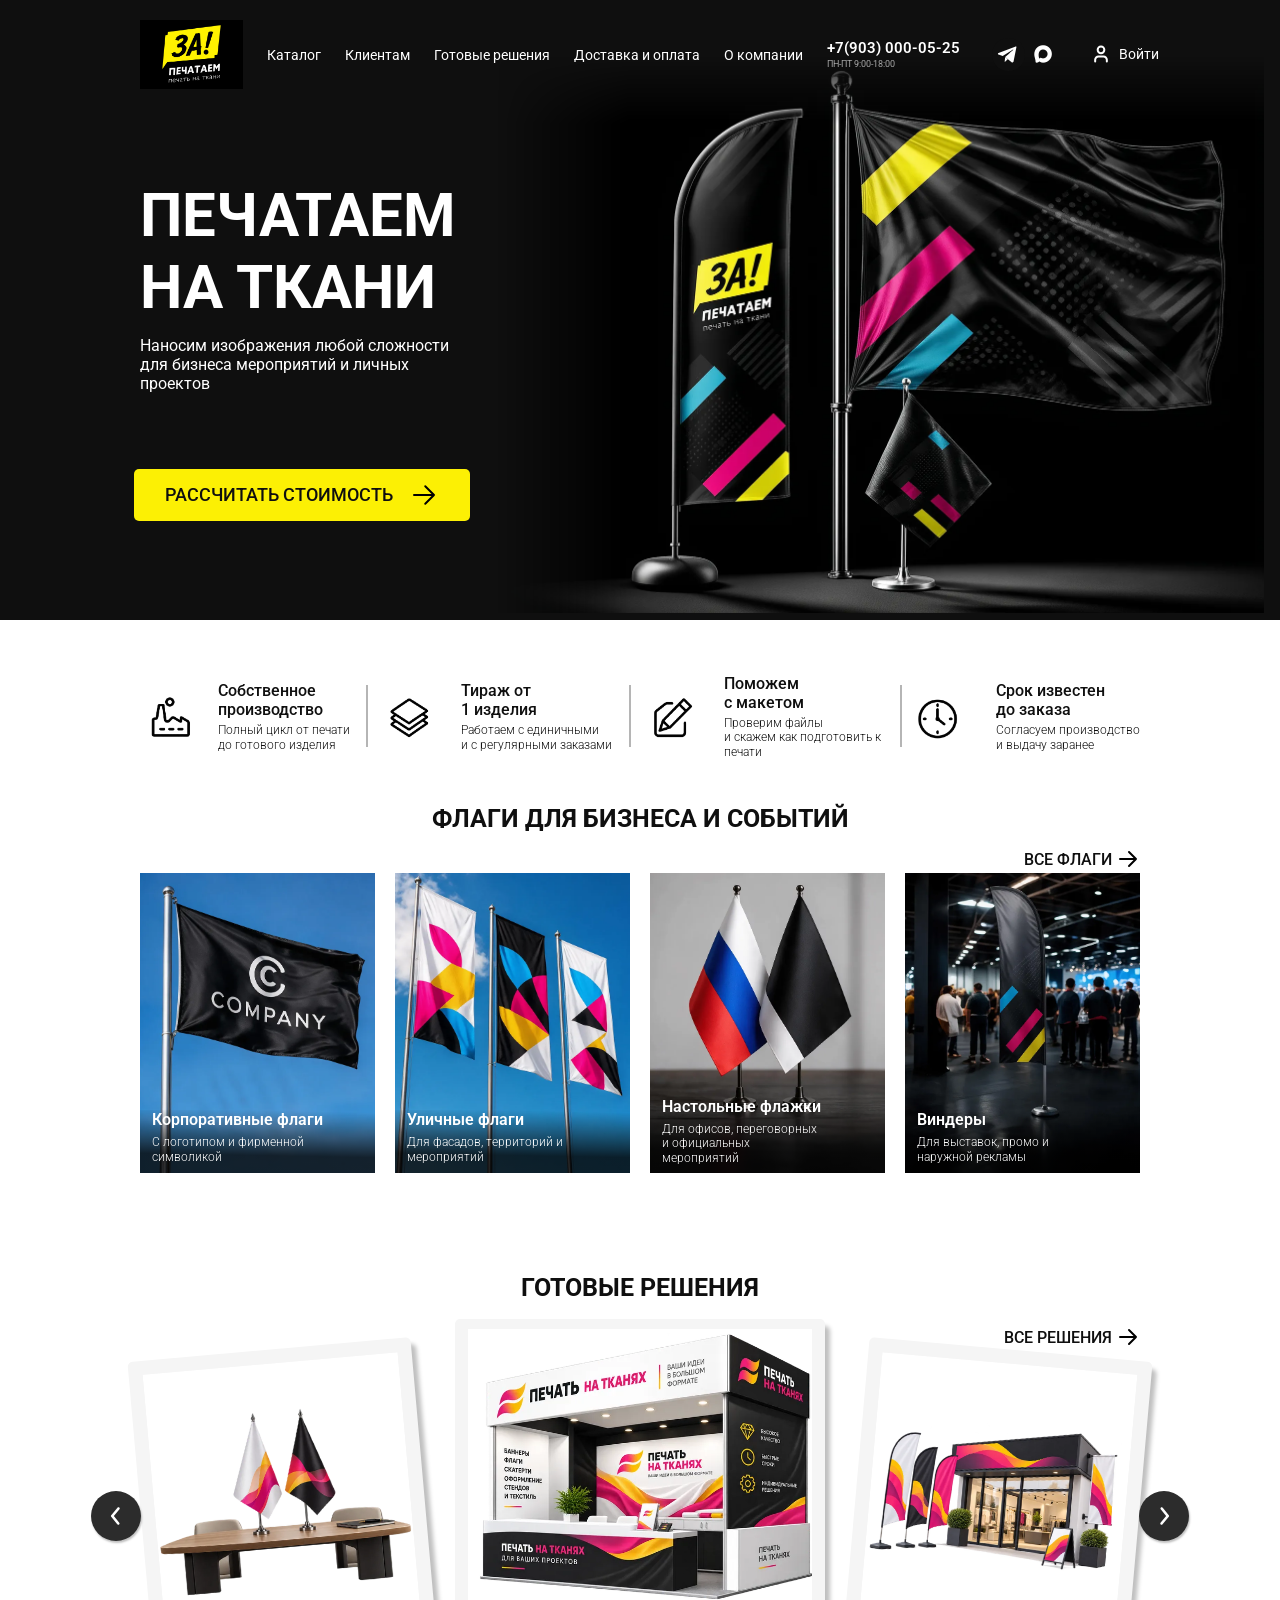
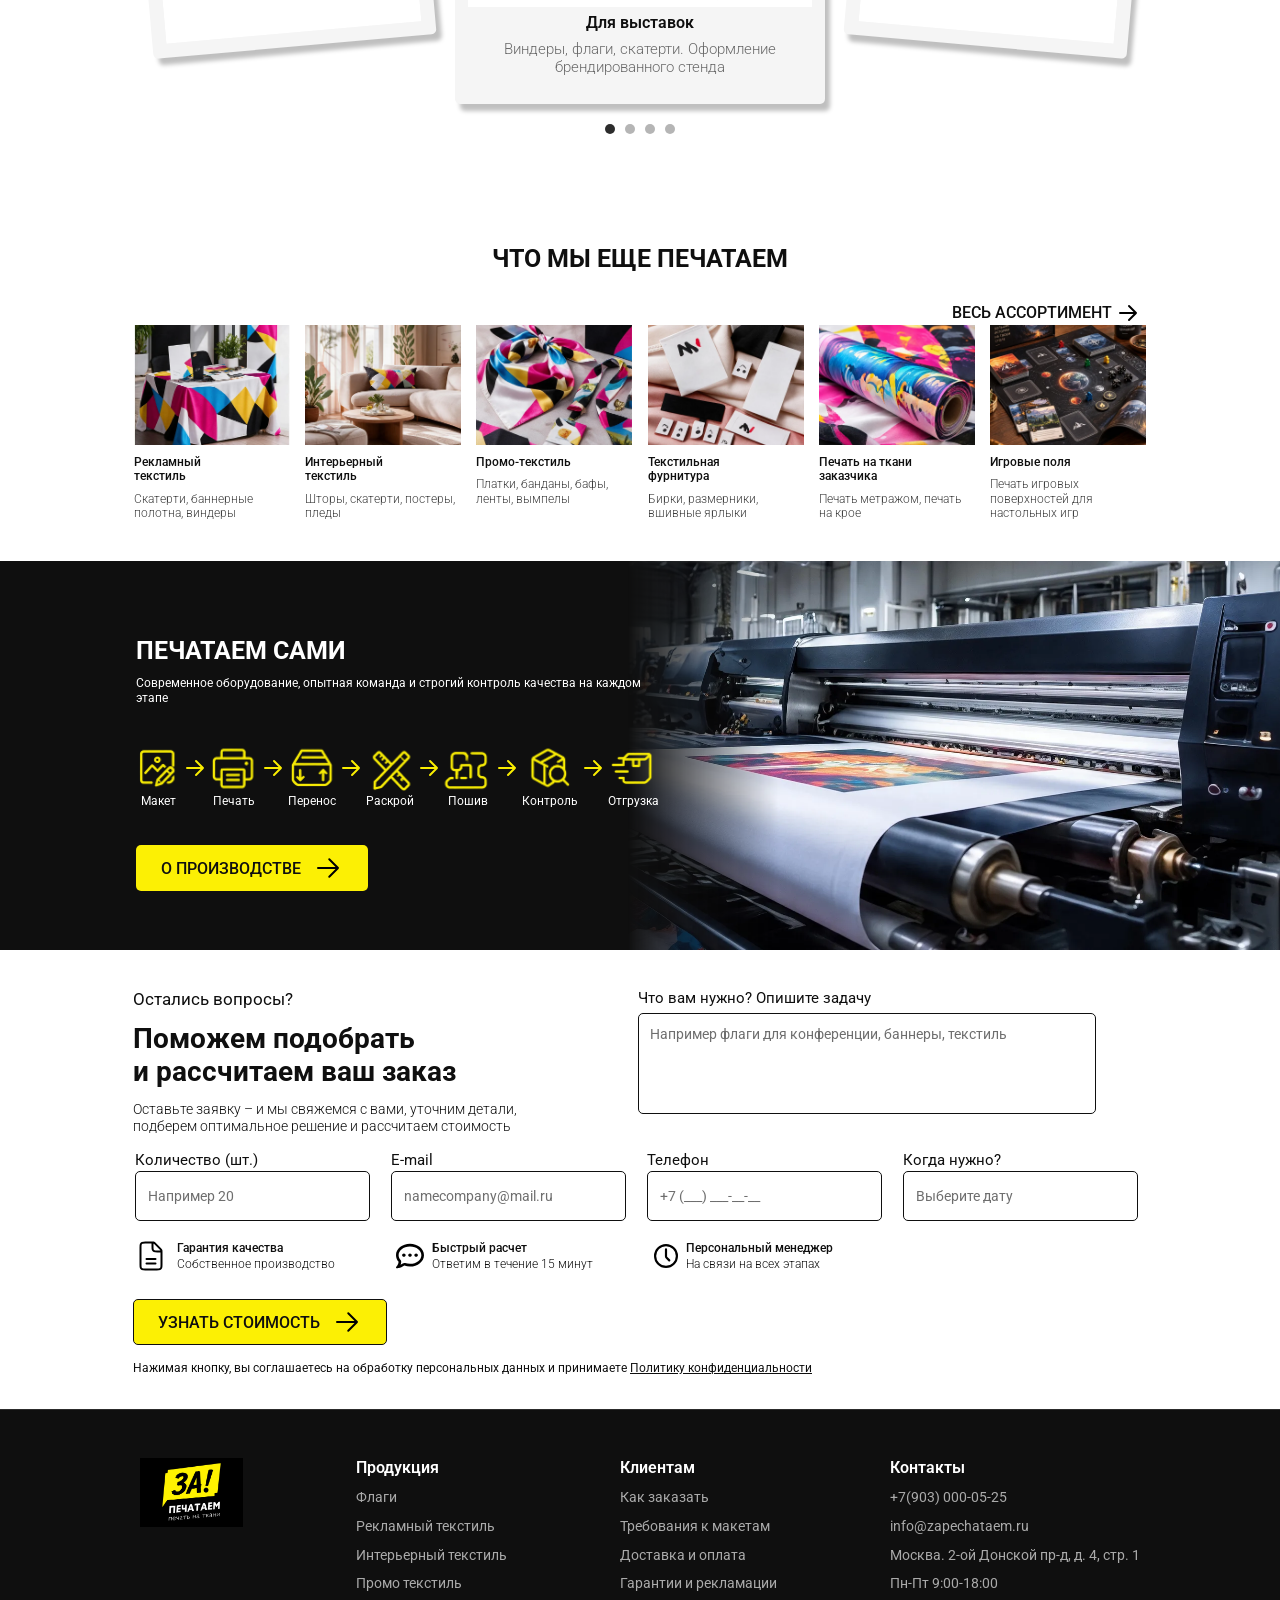
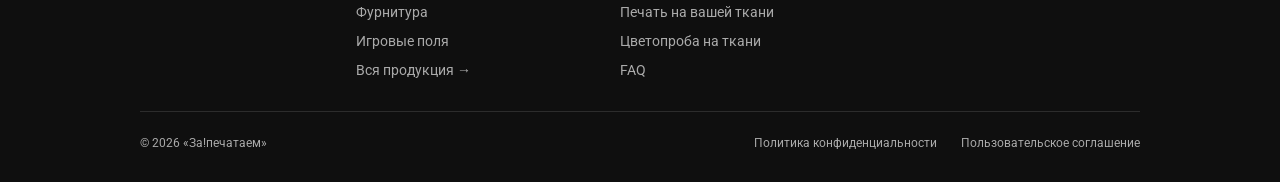
<file: index.html>
<!doctype html>
<html lang="ru">
  <head>
    <meta charset="UTF-8" />
    <meta name="viewport" content="width=device-width, initial-scale=1.0" />
    <title>Печать на ткани — За!печатаем</title>
    <link rel="preconnect" href="https://fonts.googleapis.com" />
    <link rel="preconnect" href="https://fonts.gstatic.com" crossorigin />
    <link rel="stylesheet" href="https://fonts.googleapis.com/css2?family=Roboto:wght@300;400;500;600;700&display=swap" />
    <script type="module" crossorigin src="./assets/home-ByOcld-H.js"></script>
    <link rel="modulepreload" crossorigin href="./assets/mountAuthHost-DPqMyF65.js">
    <link rel="modulepreload" crossorigin href="./assets/SectionHeader--aYwPbVY.js">
    <link rel="modulepreload" crossorigin href="./assets/Textarea-Bwt_zNLJ.js">
    <link rel="modulepreload" crossorigin href="./assets/LeadModal-B2VfSACT.js">
    <link rel="modulepreload" crossorigin href="./assets/CardStacked-b_6KmOYz.js">
    <link rel="stylesheet" crossorigin href="./assets/mountAuthHost-IBIZhmJJ.css">
    <link rel="stylesheet" crossorigin href="./assets/SectionHeader-By592K_c.css">
    <link rel="stylesheet" crossorigin href="./assets/LeadModal-CeNCp31w.css">
    <link rel="stylesheet" crossorigin href="./assets/CardStacked-DEg0NZP9.css">
    <link rel="stylesheet" crossorigin href="./assets/Textarea-CORFkOyU.css">
    <link rel="stylesheet" crossorigin href="./assets/home-DqT4jBxD.css">
  </head>
  <body class="site">
    <div id="app"></div>
  </body>
</html>
</file>
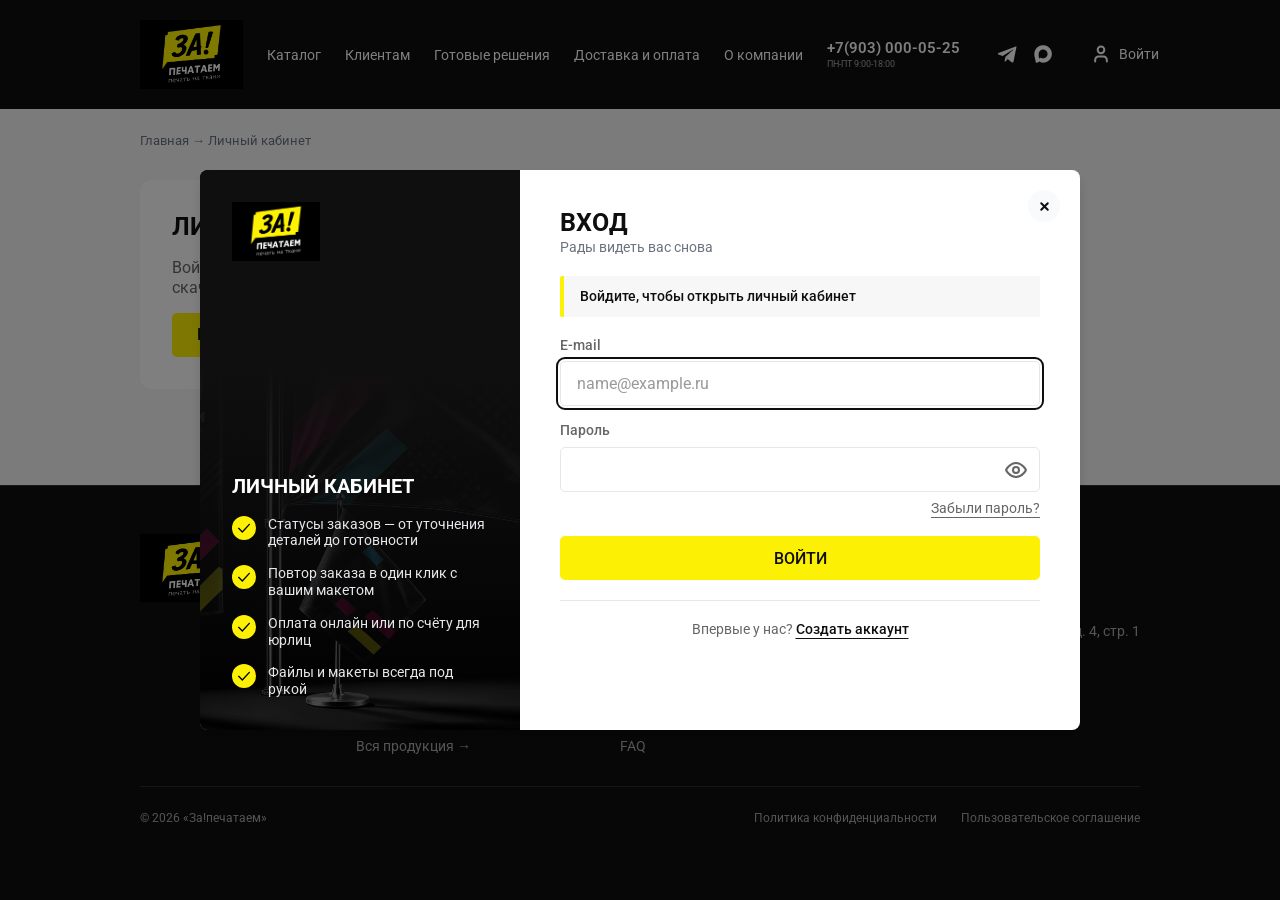
<file: account.html>
<!doctype html>
<html lang="ru">
  <head>
    <meta charset="UTF-8" />
    <meta name="viewport" content="width=device-width, initial-scale=1.0" />
    <title>Личный кабинет — За!печатаем</title>
    <link rel="preconnect" href="https://fonts.googleapis.com" />
    <link rel="preconnect" href="https://fonts.gstatic.com" crossorigin />
    <link rel="stylesheet" href="https://fonts.googleapis.com/css2?family=Roboto:wght@300;400;500;600;700&display=swap" />
    <script type="module" crossorigin src="./assets/account-BJLVR40J.js"></script>
    <link rel="modulepreload" crossorigin href="./assets/mountAuthHost-DPqMyF65.js">
    <link rel="modulepreload" crossorigin href="./assets/Breadcrumbs-UjhTdYEn.js">
    <link rel="modulepreload" crossorigin href="./assets/flag-B67QbgMr.js">
    <link rel="stylesheet" crossorigin href="./assets/mountAuthHost-IBIZhmJJ.css">
    <link rel="stylesheet" crossorigin href="./assets/Breadcrumbs-BrpTN_nR.css">
    <link rel="stylesheet" crossorigin href="./assets/flag-C7fDDxiF.css">
    <link rel="stylesheet" crossorigin href="./assets/account-CQICRK32.css">
  </head>
  <body class="site">
    <div id="app"></div>
  </body>
</html>
</file>
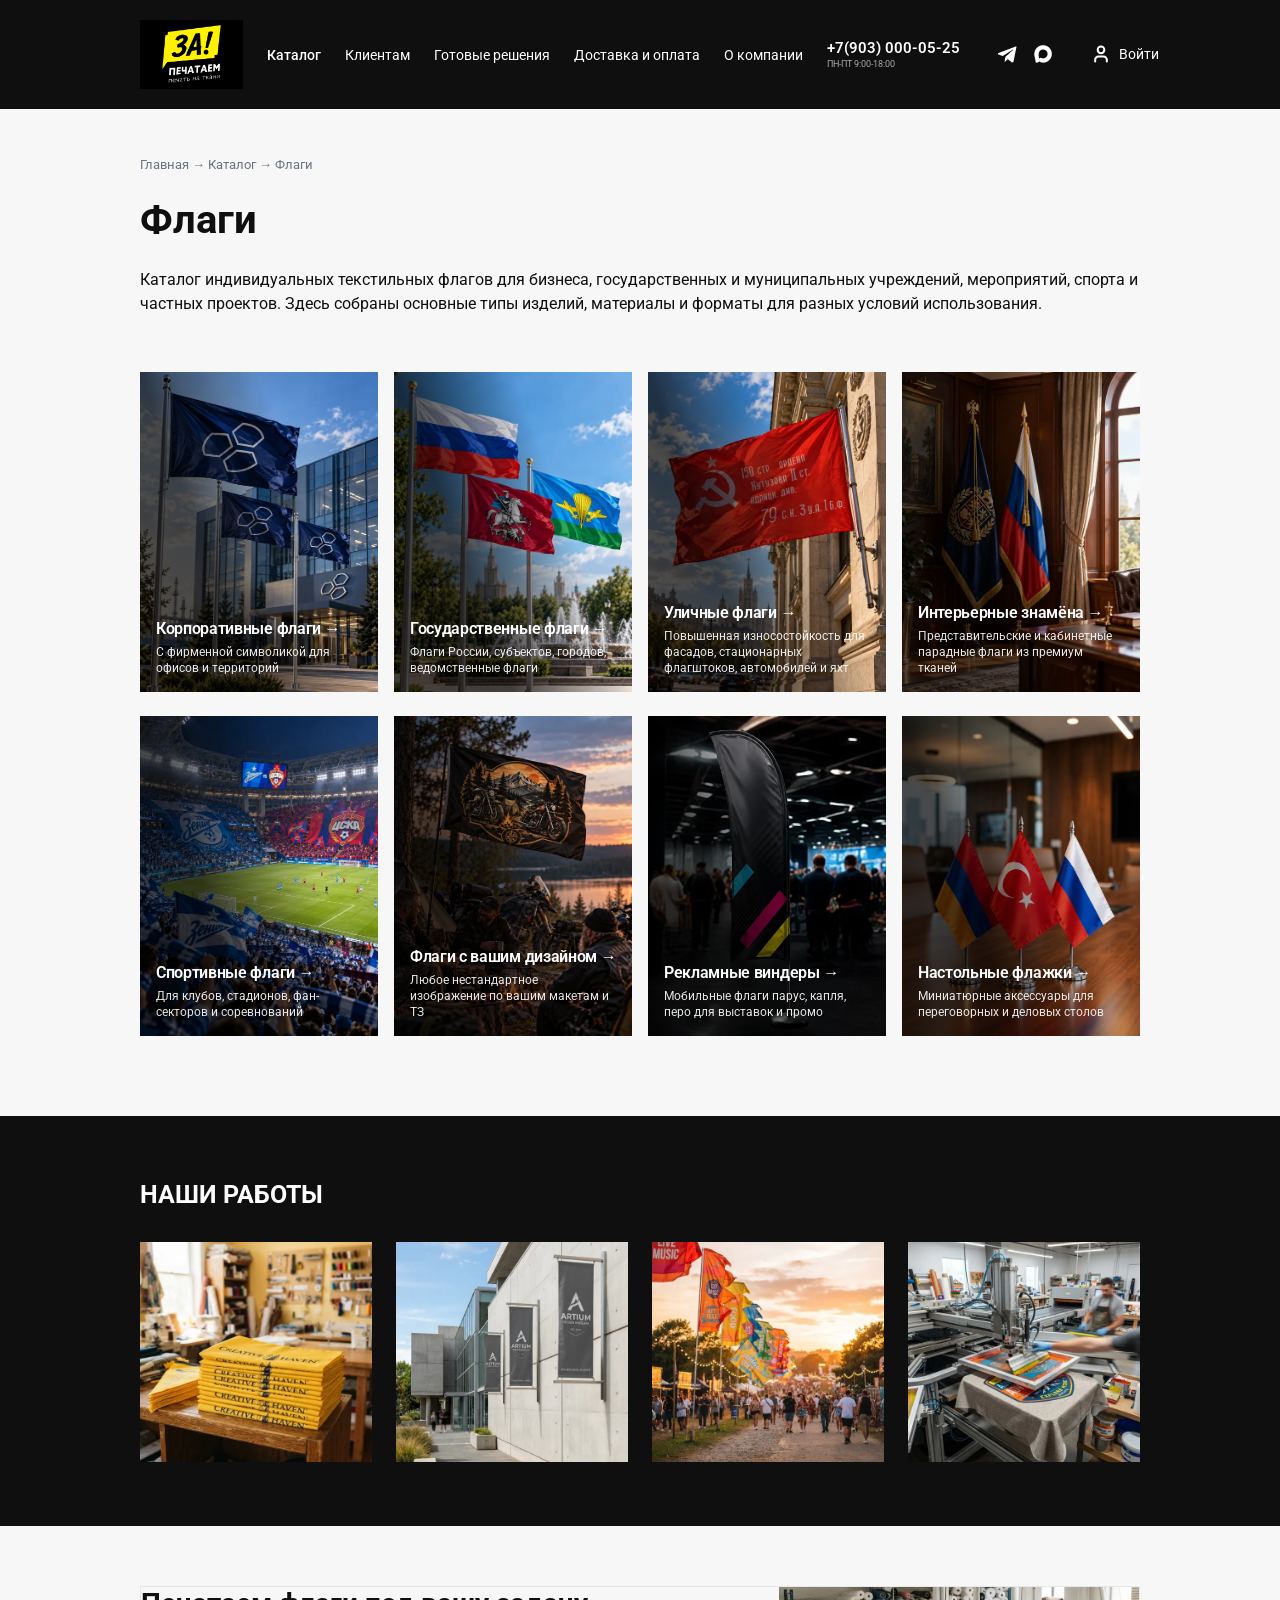
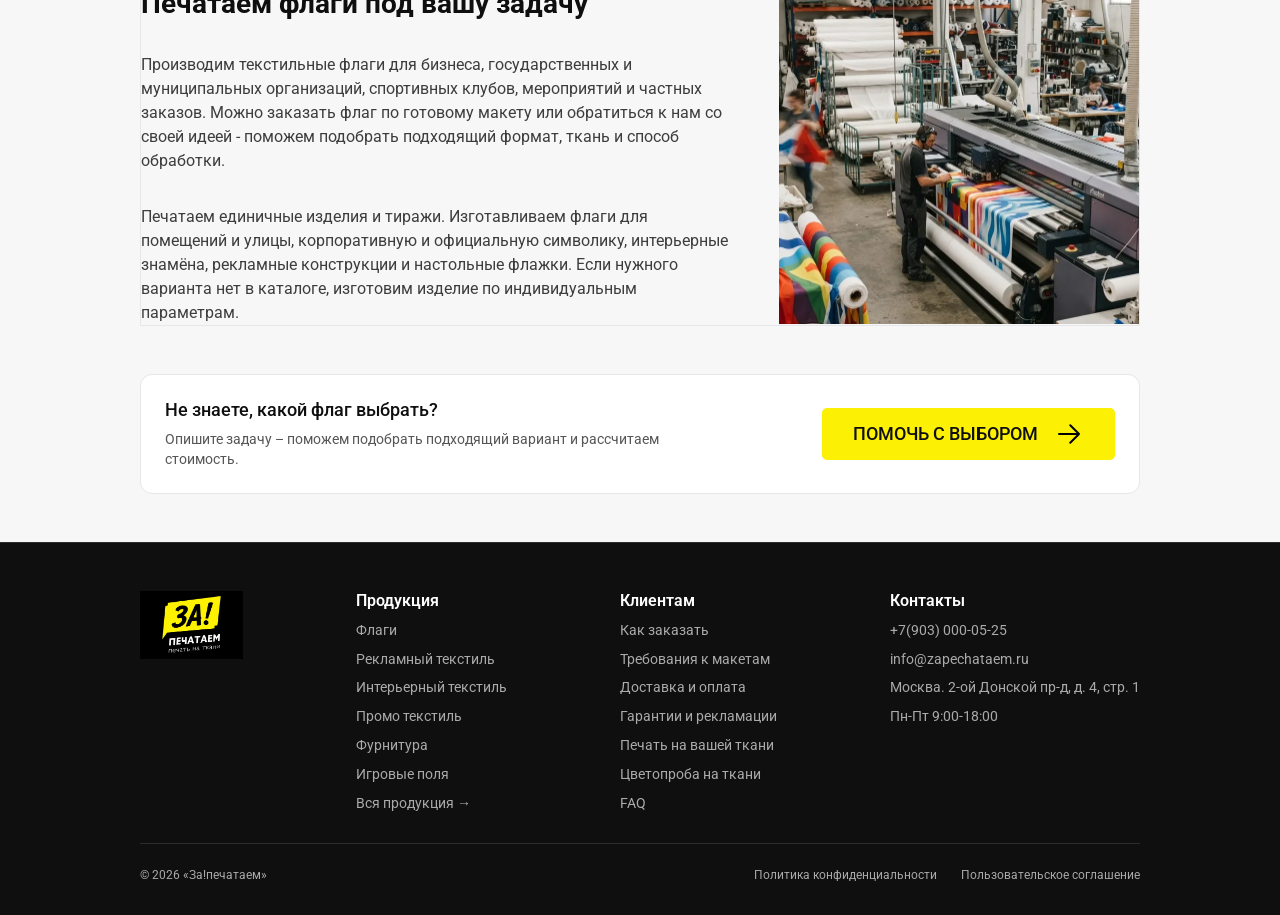
<file: category.html>
<!doctype html>
<html lang="ru">
  <head>
    <meta charset="UTF-8" />
    <meta name="viewport" content="width=device-width, initial-scale=1.0" />
    <title>Каталог — За!печатаем</title>
    <link rel="preconnect" href="https://fonts.googleapis.com" />
    <link rel="preconnect" href="https://fonts.gstatic.com" crossorigin />
    <link rel="stylesheet" href="https://fonts.googleapis.com/css2?family=Roboto:wght@300;400;500;600;700&display=swap" />
    <script type="module" crossorigin src="./assets/category-CmFuaGIb.js"></script>
    <link rel="modulepreload" crossorigin href="./assets/mountAuthHost-DPqMyF65.js">
    <link rel="modulepreload" crossorigin href="./assets/SectionHeader--aYwPbVY.js">
    <link rel="modulepreload" crossorigin href="./assets/Breadcrumbs-UjhTdYEn.js">
    <link rel="modulepreload" crossorigin href="./assets/ContentPending-DwlipYGn.js">
    <link rel="modulepreload" crossorigin href="./assets/Textarea-Bwt_zNLJ.js">
    <link rel="modulepreload" crossorigin href="./assets/LeadModal-B2VfSACT.js">
    <link rel="stylesheet" crossorigin href="./assets/mountAuthHost-IBIZhmJJ.css">
    <link rel="stylesheet" crossorigin href="./assets/SectionHeader-By592K_c.css">
    <link rel="stylesheet" crossorigin href="./assets/Breadcrumbs-BrpTN_nR.css">
    <link rel="stylesheet" crossorigin href="./assets/ContentPending-CZT3zzUc.css">
    <link rel="stylesheet" crossorigin href="./assets/Textarea-CORFkOyU.css">
    <link rel="stylesheet" crossorigin href="./assets/LeadModal-CeNCp31w.css">
    <link rel="stylesheet" crossorigin href="./assets/category-k19pdGXr.css">
  </head>
  <body class="site">
    <div id="app"></div>
  </body>
</html>
</file>
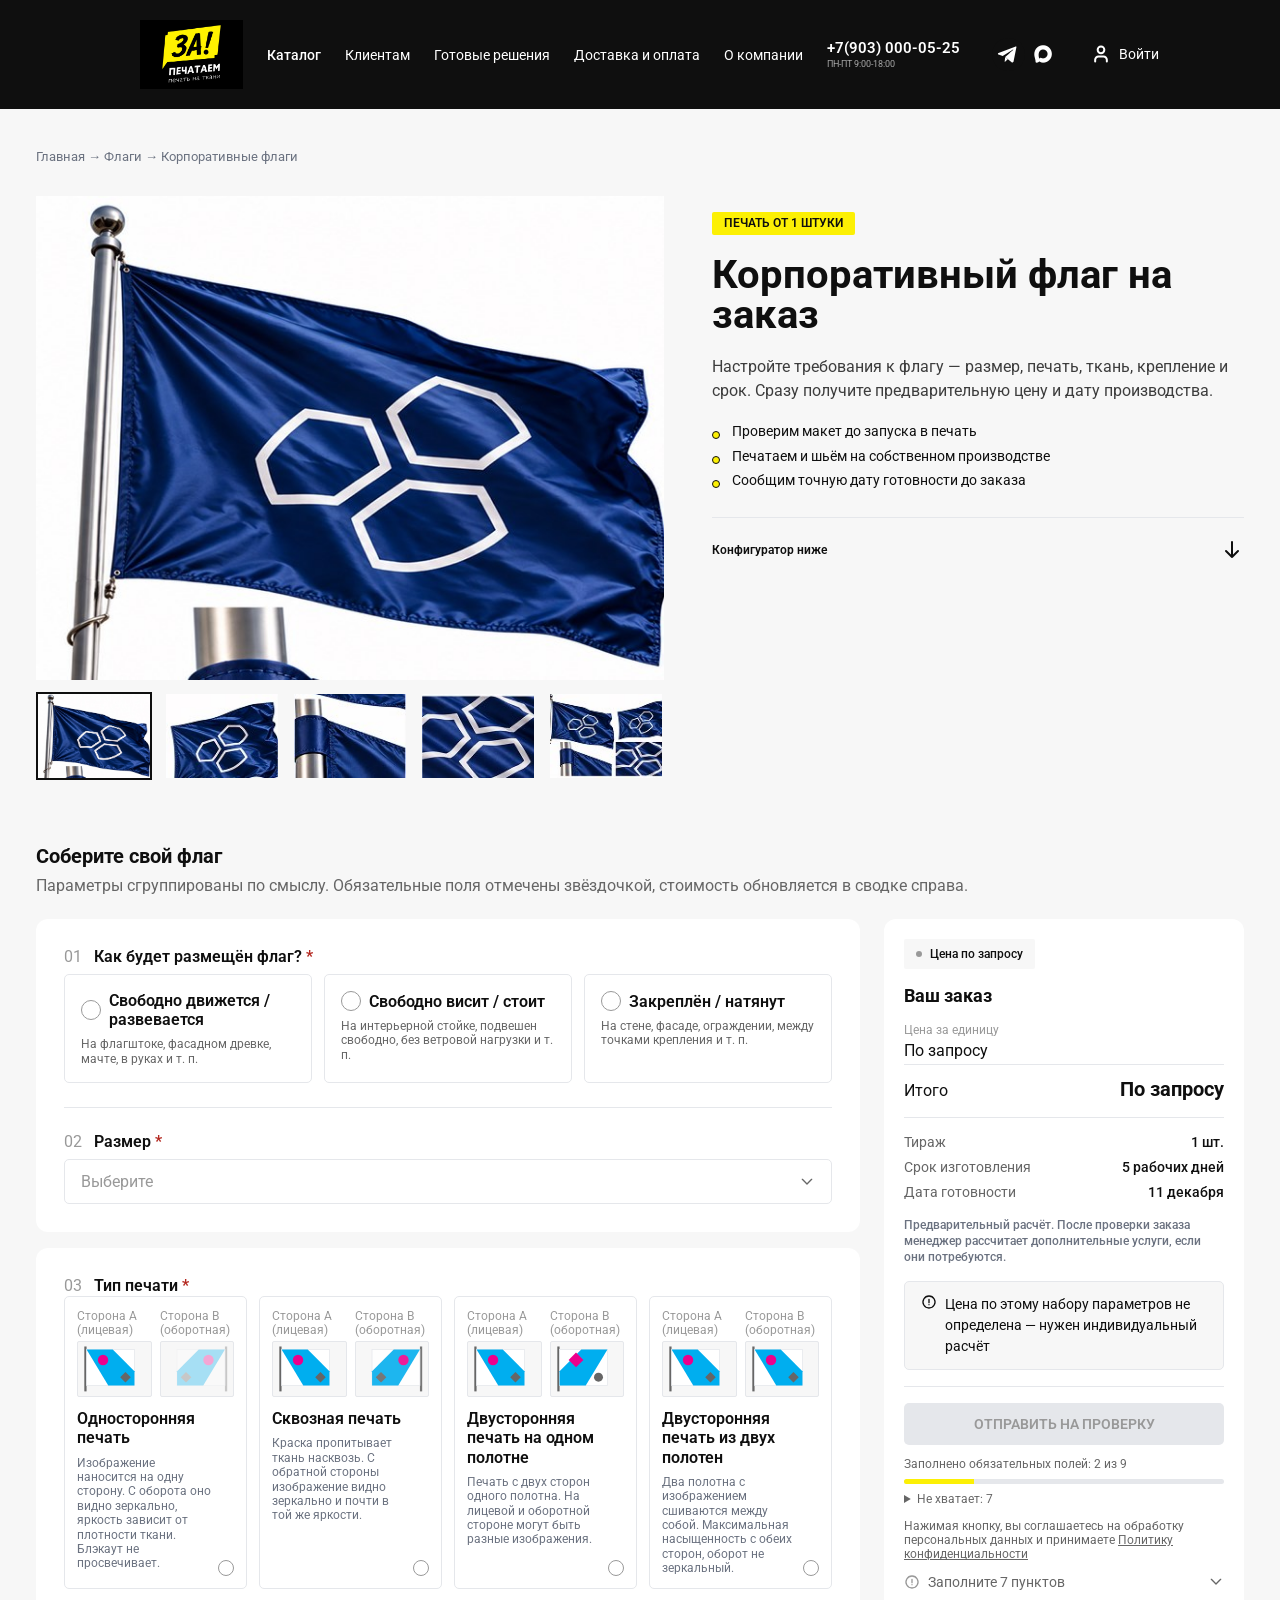
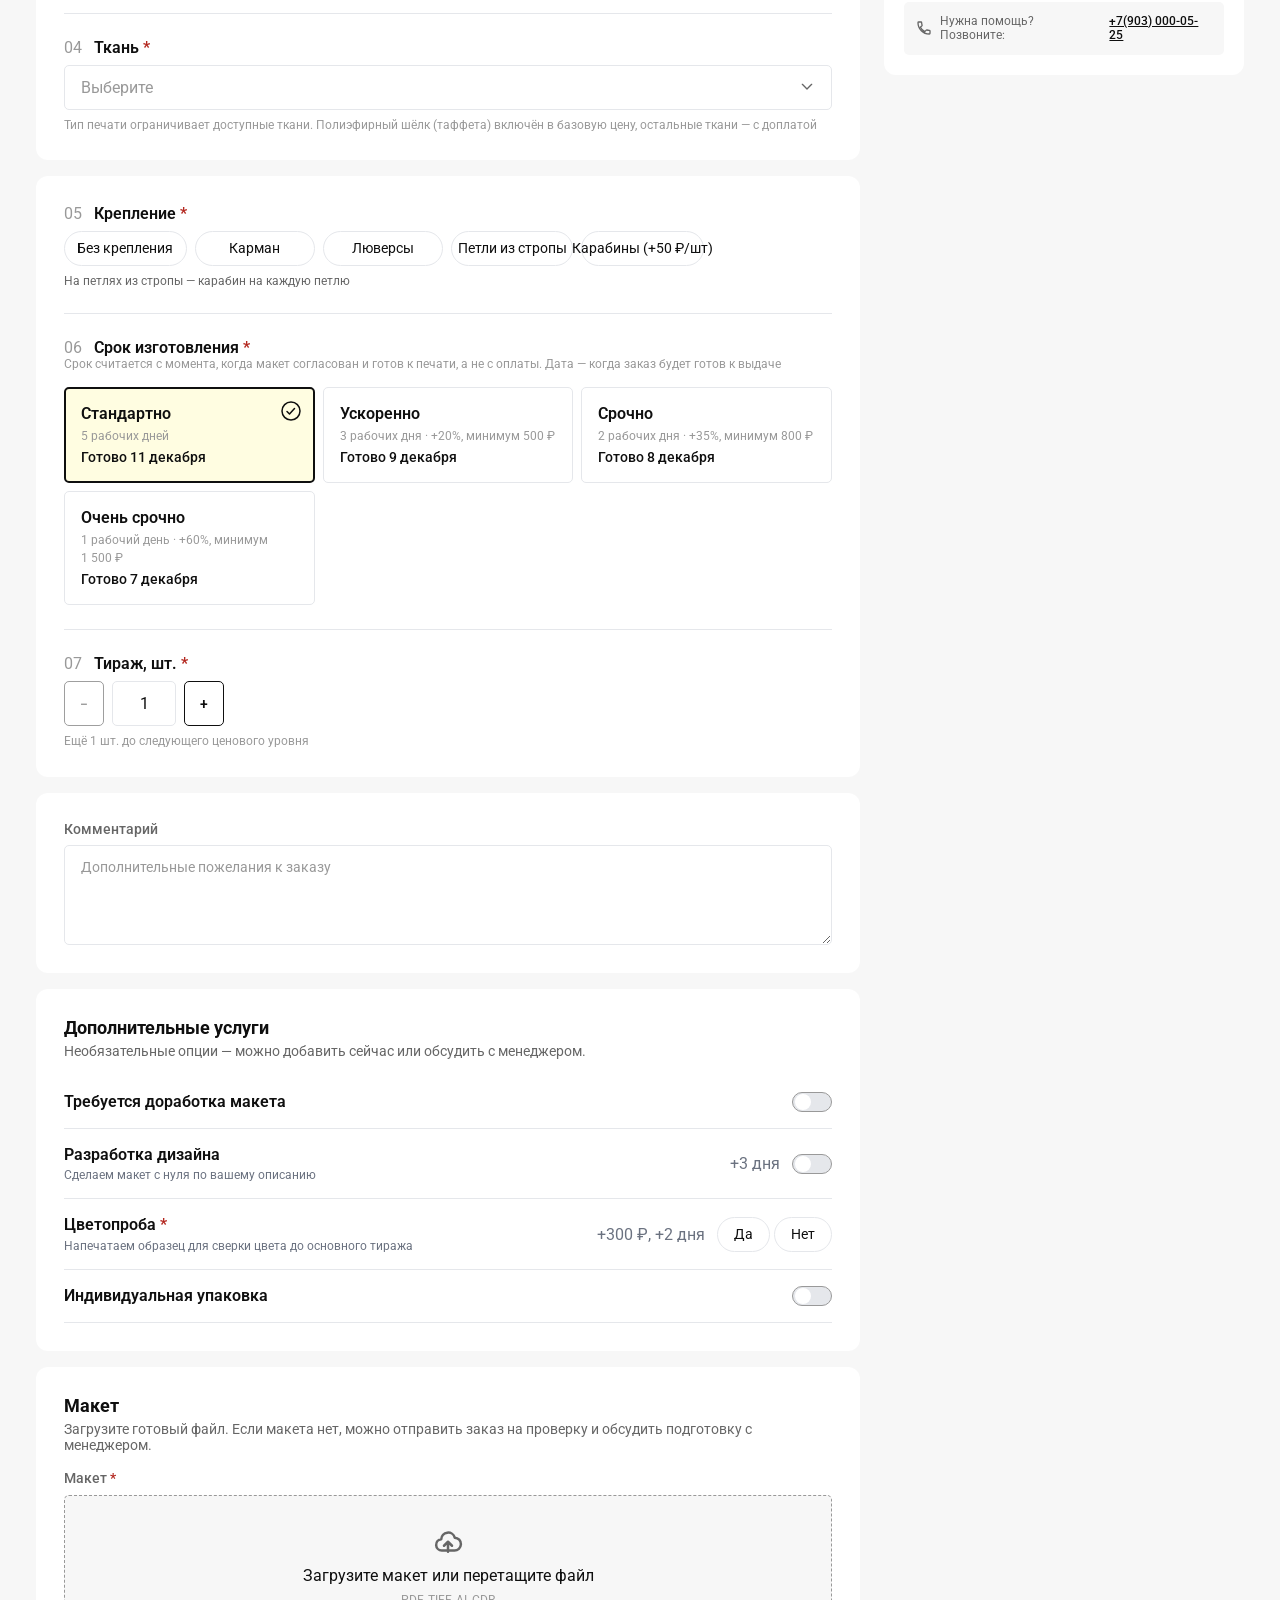
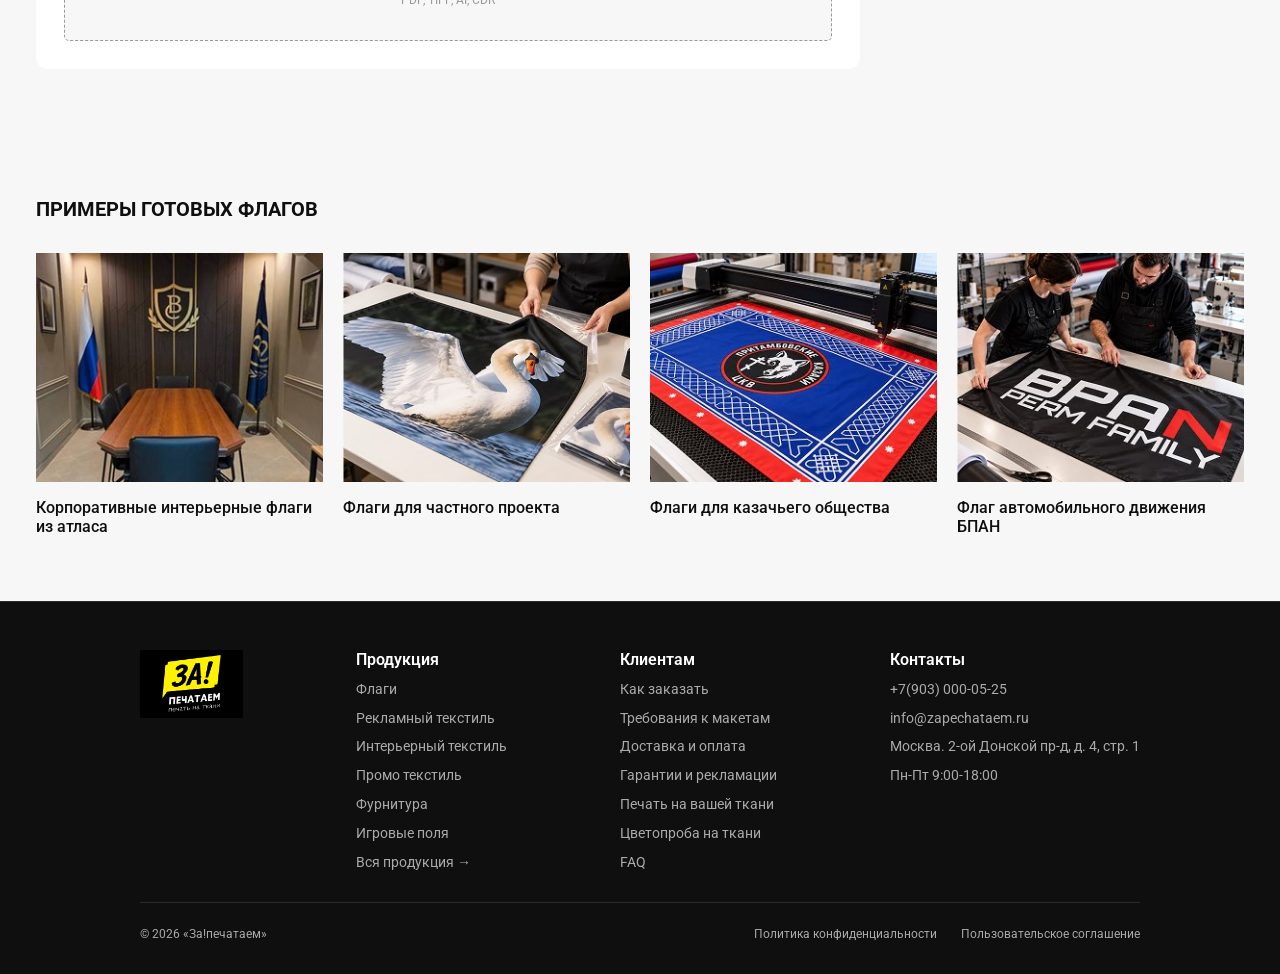
<file: configurator.html>
<!doctype html>
<html lang="ru">
  <head>
    <meta charset="UTF-8" />
    <meta name="viewport" content="width=device-width, initial-scale=1.0" />
    <title>Конфигуратор флага — zapechataem</title>
    <link rel="preconnect" href="https://fonts.googleapis.com" />
    <link rel="preconnect" href="https://fonts.gstatic.com" crossorigin />
    <link rel="stylesheet" href="https://fonts.googleapis.com/css2?family=Roboto:wght@300;400;500;600;700&display=swap" />
    <script type="module" crossorigin src="./assets/configurator-DF7MOwGa.js"></script>
    <link rel="modulepreload" crossorigin href="./assets/mountAuthHost-DPqMyF65.js">
    <link rel="modulepreload" crossorigin href="./assets/flag-B67QbgMr.js">
    <link rel="modulepreload" crossorigin href="./assets/Textarea-Bwt_zNLJ.js">
    <link rel="modulepreload" crossorigin href="./assets/Breadcrumbs-UjhTdYEn.js">
    <link rel="stylesheet" crossorigin href="./assets/mountAuthHost-IBIZhmJJ.css">
    <link rel="stylesheet" crossorigin href="./assets/flag-C7fDDxiF.css">
    <link rel="stylesheet" crossorigin href="./assets/Textarea-CORFkOyU.css">
    <link rel="stylesheet" crossorigin href="./assets/Breadcrumbs-BrpTN_nR.css">
    <link rel="stylesheet" crossorigin href="./assets/configurator-Bjlpfb8_.css">
  </head>
  <body class="site">
    <div id="app"></div>
  </body>
</html>
</file>
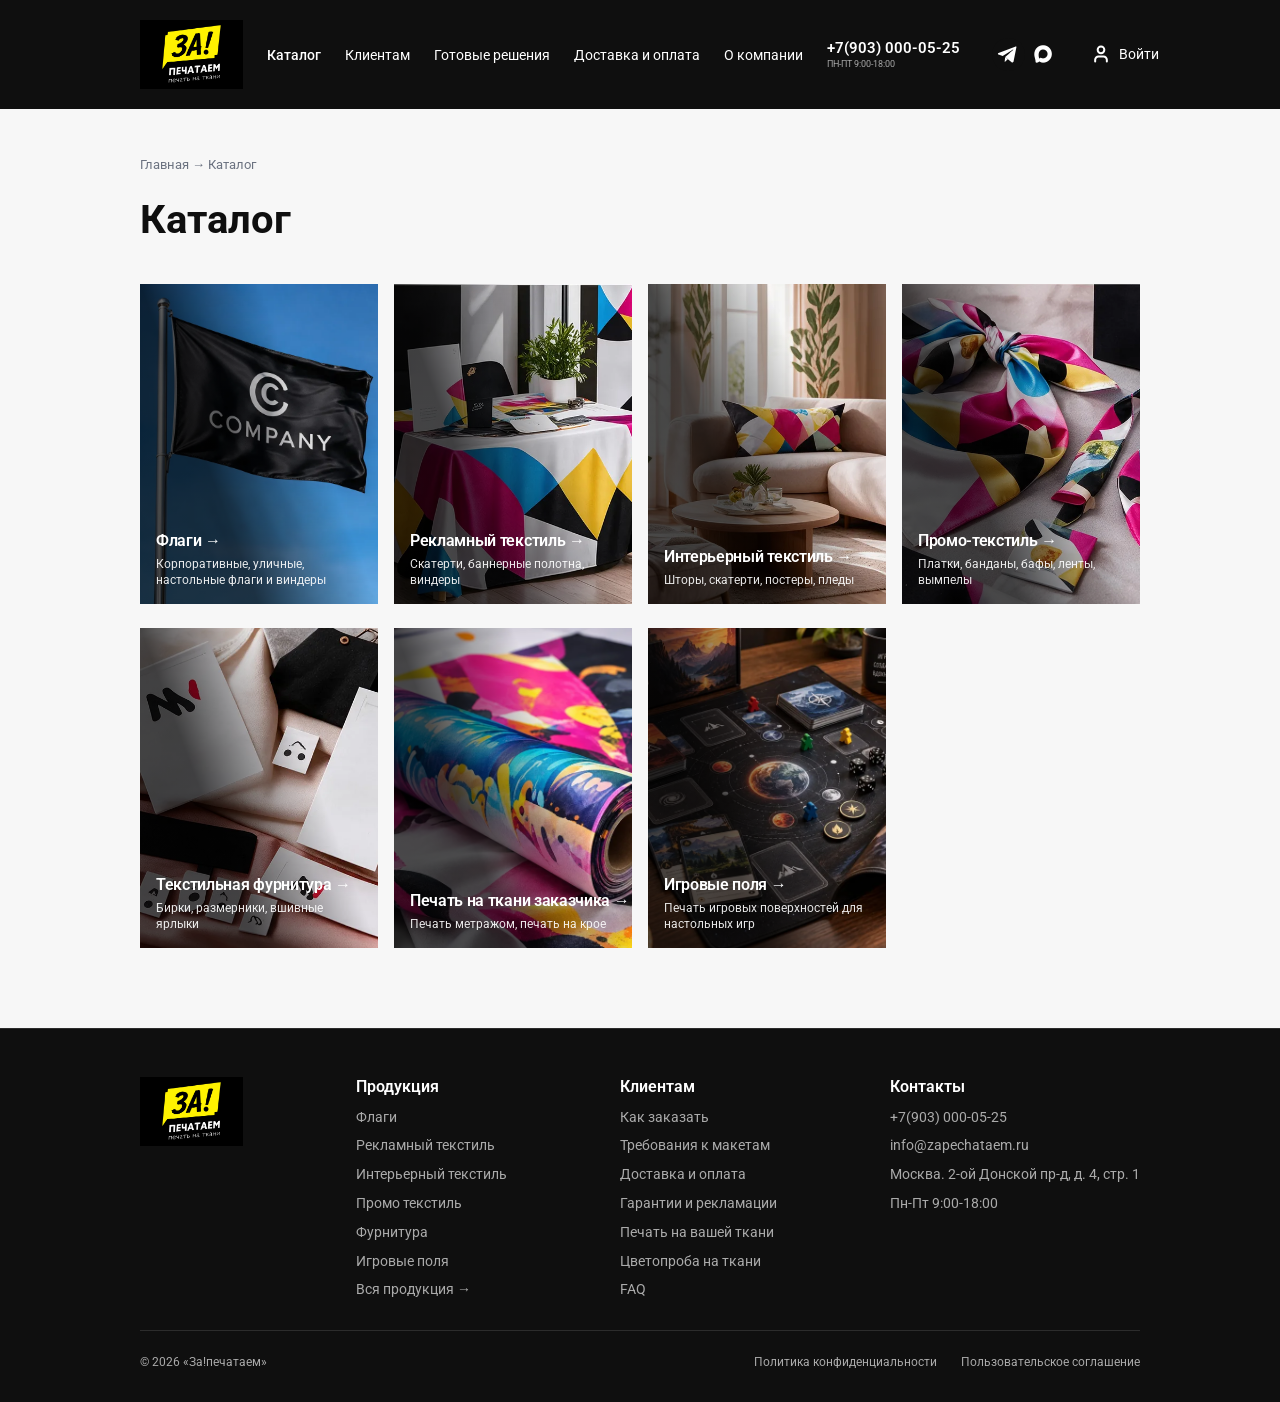
<file: page.html>
<!doctype html>
<html lang="ru">
  <head>
    <meta charset="UTF-8" />
    <meta name="viewport" content="width=device-width, initial-scale=1.0" />
    <title>За!печатаем</title>
    <link rel="preconnect" href="https://fonts.googleapis.com" />
    <link rel="preconnect" href="https://fonts.gstatic.com" crossorigin />
    <link rel="stylesheet" href="https://fonts.googleapis.com/css2?family=Roboto:wght@300;400;500;600;700&display=swap" />
    <script type="module" crossorigin src="./assets/page-DT7NdiPw.js"></script>
    <link rel="modulepreload" crossorigin href="./assets/mountAuthHost-DPqMyF65.js">
    <link rel="modulepreload" crossorigin href="./assets/Breadcrumbs-UjhTdYEn.js">
    <link rel="modulepreload" crossorigin href="./assets/Textarea-Bwt_zNLJ.js">
    <link rel="modulepreload" crossorigin href="./assets/LeadModal-B2VfSACT.js">
    <link rel="modulepreload" crossorigin href="./assets/ContentPending-DwlipYGn.js">
    <link rel="modulepreload" crossorigin href="./assets/CardStacked-b_6KmOYz.js">
    <link rel="stylesheet" crossorigin href="./assets/mountAuthHost-IBIZhmJJ.css">
    <link rel="stylesheet" crossorigin href="./assets/Breadcrumbs-BrpTN_nR.css">
    <link rel="stylesheet" crossorigin href="./assets/LeadModal-CeNCp31w.css">
    <link rel="stylesheet" crossorigin href="./assets/ContentPending-CZT3zzUc.css">
    <link rel="stylesheet" crossorigin href="./assets/CardStacked-DEg0NZP9.css">
    <link rel="stylesheet" crossorigin href="./assets/Textarea-CORFkOyU.css">
    <link rel="stylesheet" crossorigin href="./assets/page-dJD3qttC.css">
  </head>
  <body class="site">
    <div id="app"></div>
  </body>
</html>
</file>
<file: assets/mountAuthHost-IBIZhmJJ.css>
:root{--color-black: #000000;--color-ink-900: #0F0F0F;--color-ink-800: #161616;--color-ink-700: #2C2C2C;--color-grey-700: #666666;--color-grey-600: #6B7280;--color-grey-500: #999999;--color-grey-400: #AAAAAA;--color-grey-300: #B5B5B5;--color-grey-200: #CCCCCC;--color-grey-250: #C9C9C9;--color-grey-100: #E5E7EB;--color-grey-050: #F7F7F7;--color-grey-030: #F5F5F5;--color-grey-020: #F9FAFB;--color-white: #FFFFFF;--color-accent: #FCF004;--color-accent-press: #E3D803;--color-cmy-cyan: #00AEEF;--color-cmy-magenta: #EC008C;--color-success: #2E7D32;--color-success-bg: #E8F5E9;--color-overlay: rgba(0, 0, 0, .5);--color-scrim-strong: rgba(0, 0, 0, .8);--color-scrim: rgba(0, 0, 0, .7);--color-scrim-soft: rgba(0, 0, 0, .4);--color-placeholder: #D9D9D9;--color-danger: #B3261E;--font-display: "Roboto", "Helvetica Neue", Arial, sans-serif;--font-body: "Roboto", "Helvetica Neue", Arial, sans-serif;--text-display: 60px;--text-h1: 40px;--text-h2: 25px;--text-title: 28px;--text-h3: 20px;--text-lead: 18px;--text-card-title: 16px;--text-body: 16px;--text-small: 14px;--text-caption: 12px;--text-micro: 9px;--weight-light: 300;--weight-regular: 400;--weight-medium: 500;--weight-semibold: 600;--weight-bold: 700;--weight-black: 800;--leading-tight: 1;--leading-heading: 1.1;--leading-normal: 1.2;--leading-body: 1.5;--tracking-display: 0;--tracking-heading: 0;--tracking-button: 0;--tracking-label: .08em;--space-1: 4px;--space-2: 8px;--space-3: 12px;--space-4: 16px;--space-5: 20px;--space-6: 24px;--space-7: 28px;--space-8: 32px;--space-10: 40px;--space-12: 48px;--space-14: 56px;--space-16: 64px;--space-20: 80px;--space-25: 100px;--space-section: 80px;--radius-0: 0;--radius-1: 2px;--radius-2: 5px;--radius-3: 8px;--radius-4: 12px;--radius-panel: 20px;--radius-round: 999px;--icon-sm: 16px;--icon-md: 24px;--icon-lg: 30px;--shadow-modal: 0 8px 12px rgba(0, 0, 0, .12);--shadow-photo: 5px 7px 4px rgba(0, 0, 0, .25);--shadow-control: 1px 2px 2px rgba(0, 0, 0, .25);--container: 1000px;--gutter: 20px;--border-width: 1px;--icon-stroke: 2px}*,*:before,*:after{box-sizing:border-box}html{-webkit-text-size-adjust:100%}body.site{margin:0;background:var(--color-ink-900);color:var(--color-ink-900);font-family:var(--font-body);font-size:var(--text-body);line-height:var(--leading-normal)}.site img{max-width:100%}.site-container{width:100%;max-width:calc(var(--container) + 2 * var(--space-5));margin:0 auto;padding:0 var(--space-5)}@media (min-width: 768px) and (max-width: 1023px){.site-container{padding:0 var(--space-8)}}.site-visually-hidden{position:absolute;width:1px;height:1px;margin:-1px;padding:0;overflow:hidden;clip:rect(0 0 0 0);white-space:nowrap;border:0}:root{--ease-reveal: cubic-bezier(.46, .03, .2, .98);--ease-soft: cubic-bezier(0, -.01, .12, .97);--ease-spring: cubic-bezier(.25, .02, 0, 1.17);--reveal-duration: .9s;--reveal-distance: 40px}.motion-ready [data-reveal]{opacity:0;transition:opacity var(--reveal-duration) var(--ease-soft) var(--reveal-delay, 0s),transform var(--reveal-duration) var(--ease-reveal) var(--reveal-delay, 0s);will-change:opacity,transform}.motion-ready [data-reveal=up]{transform:translate3d(0,var(--reveal-distance),0)}.motion-ready [data-reveal=down]{transform:translate3d(0,calc(-1 * var(--reveal-distance)),0)}.motion-ready [data-reveal=left]{transform:translate3d(calc(-1 * var(--reveal-distance)),0,0)}.motion-ready [data-reveal=right]{transform:translate3d(var(--reveal-distance),0,0)}.motion-ready [data-reveal=scale]{transform:scale(.94)}.motion-ready [data-reveal].is-revealed{opacity:1;transform:none}.motion-ready [data-reveal].is-revealed:not(:hover){will-change:auto}@media (prefers-reduced-motion: reduce){*,*:before,*:after{animation-duration:.01ms!important;animation-iteration-count:1!important;transition-duration:.01ms!important;scroll-behavior:auto!important}}.site-footer[data-v-31a3f875]{border-top:var(--border-width) solid var(--color-ink-700);background:var(--color-ink-900);color:var(--color-white)}.site-footer__inner[data-v-31a3f875]{display:flex;flex-direction:column;gap:0;padding-top:var(--space-12);padding-bottom:var(--space-8)}.site-footer__main[data-v-31a3f875]{display:flex;justify-content:space-between;gap:71px}.site-footer__logo[data-v-31a3f875]{flex-shrink:0;width:103px;line-height:0}.site-footer__logo picture[data-v-31a3f875]{display:block}.site-footer__logo img[data-v-31a3f875]{width:100%;height:auto}.site-footer__columns[data-v-31a3f875]{display:flex;gap:101px}.site-footer__column[data-v-31a3f875]{display:flex;flex-direction:column}.site-footer__title[data-v-31a3f875]{margin-bottom:var(--space-3);font-size:var(--text-body);font-weight:var(--weight-semibold);line-height:var(--leading-normal);list-style:none;pointer-events:none}.site-footer__title-mobile[data-v-31a3f875]{display:none}.site-footer__title[data-v-31a3f875]::-webkit-details-marker{display:none}.site-footer__links[data-v-31a3f875]{display:flex;flex-direction:column;gap:var(--space-3);margin:0;padding:0;list-style:none}.site-footer__links li[data-v-31a3f875]{font-size:var(--text-small);line-height:var(--leading-normal)}.site-footer__link[data-v-31a3f875]{white-space:nowrap;transition:color .3s ease;color:var(--color-grey-400);font-size:var(--text-small);line-height:var(--leading-normal);text-decoration:none}a.site-footer__link[data-v-31a3f875]:hover,.site-footer__legal[data-v-31a3f875]:hover{color:var(--color-accent)}.site-footer__bottom[data-v-31a3f875]{display:flex;justify-content:space-between;gap:var(--space-6);width:100%;margin-top:var(--space-8);padding-top:var(--space-6);border-top:var(--border-width) solid var(--color-ink-700);font-size:var(--text-caption)}.site-footer__copyright[data-v-31a3f875],.site-footer__legal[data-v-31a3f875]{color:var(--color-grey-400);text-decoration:none}.site-footer__copyright[data-v-31a3f875]{margin-right:auto}.site-footer__legal[data-v-31a3f875]{flex-shrink:0}.site-footer__socials[data-v-31a3f875]{display:none;gap:var(--space-4)}.site-footer__social[data-v-31a3f875]{display:inline-flex;align-items:center;line-height:0}.site-footer__max-icon[data-v-31a3f875]{display:block;width:24px;height:24px;background:var(--color-white);mask:url([data-uri]) center / contain no-repeat;-webkit-mask:url([data-uri]) center / contain no-repeat}.site-footer a[data-v-31a3f875]:focus-visible{outline:var(--radius-1) solid var(--color-white);outline-offset:var(--radius-1)}@media (min-width: 1024px){.site-footer__columns[data-v-31a3f875]{display:contents}}@media (max-width: 1023px){.site-footer[data-v-31a3f875]{background:var(--color-ink-800)}.site-footer__inner[data-v-31a3f875]{gap:var(--space-8);padding-top:var(--space-12);padding-bottom:var(--space-8)}.site-footer__main[data-v-31a3f875]{justify-content:space-between;gap:var(--space-6)}.site-footer__logo[data-v-31a3f875]{width:100px}.site-footer__columns[data-v-31a3f875]{gap:var(--space-8)}.site-footer__title[data-v-31a3f875]{font-size:var(--text-small);font-weight:var(--weight-bold)}.site-footer__link[data-v-31a3f875]{color:var(--color-grey-200);font-size:13px}.site-footer__bottom[data-v-31a3f875]{width:auto;padding-top:var(--space-4);color:var(--color-grey-700);font-size:var(--text-caption)}.site-footer__copyright[data-v-31a3f875],.site-footer__legal[data-v-31a3f875]{color:var(--color-grey-700)}}@media (max-width: 767px){.site-footer[data-v-31a3f875]{border-top:none;background:var(--color-black)}.site-footer__title-desktop[data-v-31a3f875]{display:none}.site-footer__title-mobile[data-v-31a3f875]{display:inline}.site-footer__main[data-v-31a3f875]{flex-direction:column-reverse;gap:var(--space-6)}.site-footer__inner[data-v-31a3f875]{position:relative}.site-footer__logo[data-v-31a3f875]{position:absolute;right:var(--space-5);bottom:var(--space-8);width:106px}.site-footer__columns[data-v-31a3f875]{flex-direction:column;gap:0}.site-footer__column[data-v-31a3f875]{border-bottom:var(--border-width) solid var(--color-white)}.site-footer__title[data-v-31a3f875]{display:flex;align-items:center;justify-content:space-between;margin:0;padding:var(--space-3) 0;font-size:var(--text-body);font-weight:var(--weight-regular);pointer-events:auto;cursor:pointer}.site-footer__title[data-v-31a3f875]:after{content:"";width:20px;height:20px;background:var(--color-white);mask:url("data:image/svg+xml,%3csvg%20width='30'%20height='30'%20viewBox='0%200%2030%2030'%20fill='none'%20xmlns='http://www.w3.org/2000/svg'%3e%3cg%20id='eva:arrow-ios-forward-fill'%3e%3cpath%20id='Vector'%20d='M12.5%2023.75C12.2079%2023.7506%2011.9249%2023.6489%2011.7%2023.4625C11.5734%2023.3576%2011.4688%2023.2287%2011.3921%2023.0833C11.3154%2022.9378%2011.2682%2022.7787%2011.2531%2022.615C11.238%2022.4512%2011.2553%2022.2862%2011.3041%2022.1291C11.3529%2021.9721%2011.4322%2021.8263%2011.5375%2021.7L17.1375%2015L11.7375%208.2875C11.6337%208.15964%2011.5561%208.01252%2011.5093%207.8546C11.4625%207.69667%2011.4474%207.53106%2011.4649%207.36727C11.4823%207.20349%2011.5319%207.04476%2011.6109%206.90021C11.6898%206.75567%2011.7966%206.62815%2011.925%206.525C12.0543%206.4112%2012.2058%206.32537%2012.3699%206.27288C12.5339%206.2204%2012.7071%206.20239%2012.8785%206.22C13.0498%206.2376%2013.2157%206.29044%2013.3657%206.37519C13.5157%206.45995%2013.6465%206.57478%2013.75%206.7125L19.7875%2014.2125C19.9714%2014.4362%2020.0719%2014.7167%2020.0719%2015.0063C20.0719%2015.2958%2019.9714%2015.5763%2019.7875%2015.8L13.5375%2023.3C13.4121%2023.4513%2013.2528%2023.5709%2013.0725%2023.649C12.8923%2023.7272%2012.6961%2023.7618%2012.5%2023.75Z'%20fill='white'/%3e%3c/g%3e%3c/svg%3e") center / contain no-repeat;-webkit-mask:url("data:image/svg+xml,%3csvg%20width='30'%20height='30'%20viewBox='0%200%2030%2030'%20fill='none'%20xmlns='http://www.w3.org/2000/svg'%3e%3cg%20id='eva:arrow-ios-forward-fill'%3e%3cpath%20id='Vector'%20d='M12.5%2023.75C12.2079%2023.7506%2011.9249%2023.6489%2011.7%2023.4625C11.5734%2023.3576%2011.4688%2023.2287%2011.3921%2023.0833C11.3154%2022.9378%2011.2682%2022.7787%2011.2531%2022.615C11.238%2022.4512%2011.2553%2022.2862%2011.3041%2022.1291C11.3529%2021.9721%2011.4322%2021.8263%2011.5375%2021.7L17.1375%2015L11.7375%208.2875C11.6337%208.15964%2011.5561%208.01252%2011.5093%207.8546C11.4625%207.69667%2011.4474%207.53106%2011.4649%207.36727C11.4823%207.20349%2011.5319%207.04476%2011.6109%206.90021C11.6898%206.75567%2011.7966%206.62815%2011.925%206.525C12.0543%206.4112%2012.2058%206.32537%2012.3699%206.27288C12.5339%206.2204%2012.7071%206.20239%2012.8785%206.22C13.0498%206.2376%2013.2157%206.29044%2013.3657%206.37519C13.5157%206.45995%2013.6465%206.57478%2013.75%206.7125L19.7875%2014.2125C19.9714%2014.4362%2020.0719%2014.7167%2020.0719%2015.0063C20.0719%2015.2958%2019.9714%2015.5763%2019.7875%2015.8L13.5375%2023.3C13.4121%2023.4513%2013.2528%2023.5709%2013.0725%2023.649C12.8923%2023.7272%2012.6961%2023.7618%2012.5%2023.75Z'%20fill='white'/%3e%3c/g%3e%3c/svg%3e") center / contain no-repeat;transform:rotate(90deg);transition:transform .2s ease}.site-footer__column[open] .site-footer__title[data-v-31a3f875]:after{transform:rotate(-90deg)}.site-footer__links[data-v-31a3f875]{padding-bottom:var(--space-4)}.site-footer__link[data-v-31a3f875]{color:var(--color-grey-200);white-space:normal}.site-footer__bottom[data-v-31a3f875]{flex-direction:column;gap:var(--space-3);border-top:none;padding-top:0}.site-footer__socials[data-v-31a3f875]{display:flex;align-items:center;margin-bottom:var(--space-2)}.site-footer__copyright[data-v-31a3f875]{order:1;margin-right:0}}.site-header[data-v-bbc57642]{position:relative;z-index:10;background:var(--color-ink-900);color:var(--color-white)}.site-header__inner[data-v-bbc57642]{display:flex;align-items:center;justify-content:space-between;gap:var(--space-6);padding-top:var(--space-5);padding-bottom:var(--space-5)}.site-header__logo[data-v-bbc57642]{display:block;flex-shrink:0;width:103px;line-height:0}.site-header__logo picture[data-v-bbc57642]{display:block}.site-header__logo img[data-v-bbc57642]{width:100%;height:auto}.site-header__nav[data-v-bbc57642]{position:relative;display:flex;gap:var(--space-6)}.site-header__nav-item:hover .site-header__dropdown[data-v-bbc57642],.site-header__nav-item:focus-within .site-header__dropdown[data-v-bbc57642]{display:flex}.site-header__nav-item[data-v-bbc57642]{position:relative}.site-header__dropdown[data-v-bbc57642]{display:none;position:absolute;top:100%;left:calc(-1 * var(--space-5));z-index:20;margin-top:var(--space-5);padding:var(--space-4);gap:var(--space-5);border-top:var(--border-width) solid var(--color-ink-700);background:var(--color-ink-900);white-space:nowrap}.site-header__dropdown[data-v-bbc57642]:before{content:"";position:absolute;right:0;bottom:100%;left:0;height:calc(var(--space-5) + var(--border-width))}.site-header__dropdown--wide[data-v-bbc57642]{white-space:normal}.site-header__dropdown--wide .site-header__dropdown-column[data-v-bbc57642]{width:220px;min-width:0}.site-header__dropdown[data-v-bbc57642]:not(.site-header__dropdown--wide){flex-direction:column;padding:var(--space-3);gap:0}.site-header__dropdown-column[data-v-bbc57642]{display:flex;flex-direction:column;min-width:220px;margin:0;padding:0;list-style:none}.site-header__dropdown-link[data-v-bbc57642]{display:block;position:relative;min-height:40px;padding:var(--space-2) var(--space-3);border-radius:var(--radius-1);color:var(--color-white);font-size:var(--text-small);line-height:1.35;text-decoration:none;transition:background-color .2s ease,color .2s ease}.site-header__dropdown-link[data-v-bbc57642]:hover{background:var(--color-ink-800);color:var(--color-accent)}.site-header__nav-link[data-v-bbc57642]{position:relative;transition:color .3s ease;color:var(--color-white);font-size:var(--text-small);font-weight:var(--weight-regular);text-decoration:none;white-space:nowrap}.site-header__nav-link--current[data-v-bbc57642]{font-weight:var(--weight-medium)}.site-header__nav-link[data-v-bbc57642]:hover{color:var(--color-accent)}.site-header__nav-link[data-v-bbc57642]:after{content:"";position:absolute;right:0;bottom:-4px;left:0;height:1px;background:currentColor;transform:scaleX(0);transform-origin:left center;transition:transform .4s var(--ease-reveal, ease)}.site-header__nav-link[data-v-bbc57642]:hover:after{transform:scaleX(1)}.site-header__inner[data-v-bbc57642]{animation:site-header-in-bbc57642 .8s var(--ease-soft, ease) both}@keyframes site-header-in-bbc57642{0%{opacity:0;transform:translate3d(0,-12px,0)}to{opacity:1;transform:none}}.site-header__social[data-v-bbc57642],.site-header__login[data-v-bbc57642]{transition:opacity .3s ease,transform .3s var(--ease-spring, ease)}.site-header__social[data-v-bbc57642]:hover{transform:translate3d(0,-2px,0)}.site-header__account[data-v-bbc57642]{position:relative}.site-header__account-menu[data-v-bbc57642]{display:none;position:absolute;top:100%;right:0;z-index:20;flex-direction:column;min-width:240px;margin-top:var(--space-5);padding:var(--space-3);border-top:var(--border-width) solid var(--color-ink-700);background:var(--color-ink-900)}.site-header__account-menu[data-v-bbc57642]:before{content:"";position:absolute;right:0;bottom:100%;left:0;height:var(--space-5)}.site-header__account:hover .site-header__account-menu[data-v-bbc57642],.site-header__account:focus-within .site-header__account-menu[data-v-bbc57642]{display:flex}.site-header__account-who[data-v-bbc57642]{display:flex;flex-direction:column;gap:var(--space-1);margin:0 0 var(--space-2);padding:var(--space-2) var(--space-3) var(--space-3);border-bottom:var(--border-width) solid var(--color-ink-700)}.site-header__account-title[data-v-bbc57642]{overflow:hidden;color:var(--color-white);font-size:var(--text-small);font-weight:var(--weight-semibold);text-overflow:ellipsis;white-space:nowrap}.site-header__account-email[data-v-bbc57642]{overflow:hidden;color:var(--color-grey-500);font-size:var(--text-caption);text-overflow:ellipsis;white-space:nowrap}.site-header__dropdown-link--muted[data-v-bbc57642]{color:var(--color-grey-500)}.site-header__login[data-v-bbc57642]:hover{opacity:.8}.site-header__actions[data-v-bbc57642]{display:flex;align-items:center;gap:var(--space-8)}.site-header__phone[data-v-bbc57642]{display:flex;flex-direction:column;gap:2px;white-space:nowrap}.site-header__phone-number[data-v-bbc57642]{color:var(--color-white);font-size:15px;font-weight:var(--weight-semibold);text-decoration:none}.site-header__schedule[data-v-bbc57642]{color:var(--color-grey-400);font-size:var(--text-micro)}.site-header__socials[data-v-bbc57642],.site-header__drawer-socials[data-v-bbc57642]{display:flex;align-items:center;gap:1px}.site-header__social[data-v-bbc57642]{display:inline-flex;align-items:center;justify-content:center;width:33px;height:33px;line-height:0}.site-header__max-icon[data-v-bbc57642]{display:block;width:18px;height:18px;background:var(--color-white);mask:url([data-uri]) center / contain no-repeat;-webkit-mask:url([data-uri]) center / contain no-repeat}.site-header__login[data-v-bbc57642]{display:inline-flex;align-items:center;gap:var(--space-2);color:var(--color-white);font-size:var(--text-small);text-decoration:none}.site-header__menu-button[data-v-bbc57642]{display:none;align-items:center;justify-content:center;width:44px;height:44px;padding:0;border:var(--border-width) solid var(--color-ink-700);border-radius:var(--radius-3);background:var(--color-ink-800);cursor:pointer}.site-header a[data-v-bbc57642]:focus-visible,.site-header button[data-v-bbc57642]:focus-visible{outline:var(--radius-1) solid var(--color-white);outline-offset:var(--radius-1)}.site-header__drawer[data-v-bbc57642]{border-top:var(--border-width) solid var(--color-ink-700);background:var(--color-ink-900)}.site-header__drawer-nav[data-v-bbc57642]{display:flex;flex-direction:column;padding-top:var(--space-2);padding-bottom:var(--space-6)}.site-header__drawer-link[data-v-bbc57642]{padding:var(--space-3) 0;border-bottom:var(--border-width) solid var(--color-ink-700);color:var(--color-white);font-size:var(--text-body);text-decoration:none}.site-header__drawer-item[data-v-bbc57642]{border-bottom:var(--border-width) solid var(--color-ink-700)}.site-header__drawer-item .site-header__drawer-link[data-v-bbc57642]{border-bottom:none}.site-header__drawer-summary[data-v-bbc57642]{display:flex;align-items:center;justify-content:space-between;cursor:pointer;list-style:none}.site-header__drawer-summary[data-v-bbc57642]::-webkit-details-marker{display:none}.site-header__drawer-summary[data-v-bbc57642]:after{content:"";width:10px;height:10px;border-right:var(--border-width) solid var(--color-white);border-bottom:var(--border-width) solid var(--color-white);transform:rotate(45deg);transition:transform .2s ease}.site-header__drawer-item[open] .site-header__drawer-summary[data-v-bbc57642]:after{transform:rotate(-135deg)}.site-header__drawer-sublink[data-v-bbc57642]{display:block;padding-left:var(--space-4);color:var(--color-grey-400);font-size:var(--text-small)}.site-header__drawer-sublink[data-v-bbc57642]:last-child{border-bottom:none}.site-header__drawer-socials[data-v-bbc57642]{margin-top:var(--space-4)}@media (max-width: 1100px){.site-header__nav[data-v-bbc57642]{gap:var(--space-4)}.site-header__actions[data-v-bbc57642]{gap:var(--space-5)}}@media (max-width: 1023px){.site-header[data-v-bbc57642]{border-bottom:var(--border-width) solid var(--color-ink-700)}.site-header__inner[data-v-bbc57642]{padding-top:var(--space-4);padding-bottom:var(--space-4)}.site-header__logo[data-v-bbc57642]{width:80px}.site-header__nav[data-v-bbc57642],.site-header__socials[data-v-bbc57642],.site-header__login[data-v-bbc57642],.site-header__account[data-v-bbc57642]{display:none}.site-header__actions[data-v-bbc57642]{gap:var(--space-6)}.site-header__phone[data-v-bbc57642]{align-items:flex-end}.site-header__phone-number[data-v-bbc57642]{font-size:var(--text-small)}.site-header__menu-button[data-v-bbc57642]{display:inline-flex}}@media (min-width: 1024px){.site-header--overlay[data-v-bbc57642]{position:absolute;top:0;right:0;left:0;background:transparent}.site-header__drawer[data-v-bbc57642]{display:none!important}}@media (max-width: 767px){.site-header[data-v-bbc57642]{border-bottom:none}.site-header__inner[data-v-bbc57642]{padding:14px 10px 14px var(--space-2)}.site-header__logo[data-v-bbc57642]{width:103px}.site-header__phone[data-v-bbc57642]{display:none}.site-header__menu-button[data-v-bbc57642]{width:40px;height:40px;border:none;background:transparent}.site-header__menu-button img[data-v-bbc57642]{width:40px;height:40px}.site-header--overlay[data-v-bbc57642]{position:absolute;top:0;right:0;left:0;background:transparent}}.ui-stack[data-v-5fa059ca]{display:flex;flex-direction:column;min-width:0}.ui-icon[data-v-75918751]{display:inline-block;flex-shrink:0;color:currentColor}.ui-icon path[data-v-75918751]{stroke:currentColor;stroke-width:var(--icon-stroke)}.ui-icon--sm[data-v-75918751]{width:var(--icon-sm);height:var(--icon-sm)}.ui-icon--md[data-v-75918751]{width:var(--icon-md);height:var(--icon-md)}.ui-icon--lg[data-v-75918751]{width:var(--icon-lg);height:var(--icon-lg)}.ui-button[data-v-ee7d5a4f]{display:inline-flex;align-items:center;justify-content:center;gap:var(--space-2);box-sizing:border-box;border:var(--border-width) solid transparent;border-radius:var(--radius-2);cursor:pointer;font-family:var(--font-body);font-size:var(--text-small);font-weight:var(--weight-semibold);letter-spacing:var(--tracking-button);text-decoration:none;text-transform:uppercase;white-space:nowrap;transition:background-color .1s ease,border-color .1s ease,color .1s ease}.ui-button--block[data-v-ee7d5a4f]{display:flex;width:100%}.ui-button[data-v-ee7d5a4f]:disabled{cursor:not-allowed;opacity:.4}.ui-button--primary.ui-button--sm[data-v-ee7d5a4f],.ui-button--ghost.ui-button--sm[data-v-ee7d5a4f]{padding:var(--space-3) var(--space-6)}.ui-button--md[data-v-ee7d5a4f]{min-height:44px;gap:var(--space-3);padding:7px var(--space-6);font-size:var(--text-body);font-weight:var(--weight-medium)}.ui-button--lg[data-v-ee7d5a4f]{gap:var(--space-4);padding:10px 30px;font-size:var(--text-lead);font-weight:var(--weight-medium)}.ui-button__arrow[data-v-ee7d5a4f]{flex-shrink:0;width:30px;height:30px;transition:transform .35s cubic-bezier(.25,.02,0,1.17)}.ui-button:hover:not(:disabled) .ui-button__arrow[data-v-ee7d5a4f]{transform:translate3d(4px,0,0)}.ui-button--primary[data-v-ee7d5a4f]{background:var(--color-accent);color:var(--color-ink-900)}.ui-button--primary[data-v-ee7d5a4f]:hover:not(:disabled),.ui-button--primary[data-v-ee7d5a4f]:active:not(:disabled){background:var(--color-accent-press)}.ui-button--primary[data-v-ee7d5a4f]:focus-visible{outline:var(--radius-1) solid var(--color-ink-900);outline-offset:var(--radius-1)}.ui-button--primary[data-v-ee7d5a4f]:disabled{background:var(--color-grey-100);color:var(--color-grey-500);opacity:1}.ui-button--primary.ui-button--dark[data-v-ee7d5a4f]:focus-visible{outline-color:var(--color-white)}.ui-button--ghost[data-v-ee7d5a4f]{background:transparent;border-color:var(--color-ink-900);color:var(--color-ink-900)}.ui-button--ghost[data-v-ee7d5a4f]:hover:not(:disabled){background:var(--color-grey-050)}.ui-button--ghost[data-v-ee7d5a4f]:focus-visible{outline:var(--radius-1) solid var(--color-ink-900);outline-offset:var(--radius-1)}.ui-button--ghost.ui-button--dark[data-v-ee7d5a4f]{border-color:var(--color-white);color:var(--color-white)}.ui-button--ghost.ui-button--dark[data-v-ee7d5a4f]:hover:not(:disabled){background:var(--color-ink-800)}.ui-button--ghost.ui-button--dark[data-v-ee7d5a4f]:focus-visible{outline-color:var(--color-white)}.ui-button--arrow[data-v-ee7d5a4f]{padding:0;background:transparent;border-color:transparent;color:var(--color-ink-900)}.ui-button--arrow:hover:not(:disabled) .ui-button__label[data-v-ee7d5a4f]{text-decoration:underline}.ui-button--arrow[data-v-ee7d5a4f]:focus-visible{outline:var(--radius-1) solid var(--color-ink-900);outline-offset:var(--radius-1)}.ui-button--arrow.ui-button--dark[data-v-ee7d5a4f]{color:var(--color-white)}.ui-button--arrow.ui-button--dark[data-v-ee7d5a4f]:focus-visible{outline-color:var(--color-white)}.ui-field[data-v-3244a8d6]{display:flex;flex-direction:column;gap:var(--space-2)}.ui-field__label[data-v-3244a8d6]{font-family:var(--font-body);font-size:var(--text-small);font-weight:var(--weight-medium);color:var(--color-grey-700)}.ui-field--dark .ui-field__label[data-v-3244a8d6]{color:var(--color-white)}.ui-field__required[data-v-3244a8d6]{color:var(--color-danger)}.ui-field__label--numbered[data-v-3244a8d6]{font-size:var(--text-body);font-weight:var(--weight-semibold);color:var(--color-ink-900)}.ui-field--dark .ui-field__label--numbered[data-v-3244a8d6]{color:var(--color-white)}.ui-field__number[data-v-3244a8d6]{margin-right:var(--space-2);color:var(--color-grey-500);font-weight:var(--weight-regular)}.ui-field__hint[data-v-3244a8d6]{margin:0;font-family:var(--font-body);font-size:var(--text-caption);color:var(--color-grey-500)}.ui-field--dark .ui-field__hint[data-v-3244a8d6]{color:var(--color-grey-100)}.ui-field__error[data-v-3244a8d6]{margin:0;display:flex;align-items:center;gap:var(--space-1);font-family:var(--font-body);font-size:var(--text-caption);color:var(--color-danger)}.ui-input[data-v-083edab9]{width:100%;box-sizing:border-box;padding:var(--space-3) var(--space-4);border:var(--border-width) solid var(--color-grey-100);border-radius:var(--radius-2);background:var(--color-white);color:var(--color-ink-900);font-family:var(--font-body);font-size:var(--text-body)}.ui-input[data-v-083edab9]::placeholder{color:var(--color-grey-500)}.ui-input[data-v-083edab9]:disabled{cursor:not-allowed;opacity:.4}.ui-input[data-v-083edab9]:focus-visible{outline:var(--radius-1) solid var(--color-ink-900);outline-offset:var(--radius-1)}.ui-input--invalid[data-v-083edab9]{border-color:var(--color-danger)}.ui-input--dark[data-v-083edab9]{background:var(--color-ink-900);border-color:var(--color-ink-700);color:var(--color-white)}.ui-input--dark[data-v-083edab9]::placeholder{color:var(--color-grey-500)}.ui-input--dark[data-v-083edab9]:focus-visible{outline-color:var(--color-white)}.ui-input--dark.ui-input--invalid[data-v-083edab9]{border-color:var(--color-danger)}.ui-password[data-v-49f6b56c]{position:relative}.ui-password[data-v-49f6b56c] .ui-input{padding-right:var(--space-12)}.ui-password__toggle[data-v-49f6b56c]{position:absolute;top:50%;right:var(--space-2);display:inline-flex;align-items:center;justify-content:center;width:var(--space-8);height:var(--space-8);padding:0;border:none;border-radius:var(--radius-1);background:none;color:var(--color-grey-700);cursor:pointer;transform:translateY(-50%)}.ui-password__toggle[data-v-49f6b56c]:hover{color:var(--color-ink-900)}.ui-password__toggle[data-v-49f6b56c]:focus-visible{outline:var(--radius-1) solid var(--color-ink-900);outline-offset:var(--radius-1)}.ui-modal-enter-active[data-v-e289d9e7]{transition:opacity .35s cubic-bezier(0,-.01,.12,.97)}.ui-modal-leave-active[data-v-e289d9e7]{transition:opacity .2s ease}.ui-modal-enter-from[data-v-e289d9e7],.ui-modal-leave-to[data-v-e289d9e7]{opacity:0}.ui-modal-enter-active .ui-modal__card[data-v-e289d9e7]{transition:transform .5s cubic-bezier(.25,.02,0,1.17)}.ui-modal-enter-from .ui-modal__card[data-v-e289d9e7]{transform:translate3d(0,32px,0) scale(.98)}.ui-modal[data-v-e289d9e7]{position:fixed;top:0;right:0;bottom:0;left:0;z-index:100;display:flex;align-items:center;justify-content:center;padding:var(--space-4);background:var(--color-overlay);overflow-y:auto}.ui-modal__card[data-v-e289d9e7]{position:relative;box-sizing:border-box;width:100%;max-width:560px;margin:auto;padding:var(--space-10);border-radius:var(--radius-3);background:var(--color-white);box-shadow:var(--shadow-modal);outline:none}.ui-modal__card--lg[data-v-e289d9e7]{max-width:880px}.ui-modal__card--bare[data-v-e289d9e7]{padding:0;overflow:hidden}.ui-modal__card--bare .ui-modal__close[data-v-e289d9e7]{top:var(--space-5);right:var(--space-5);z-index:1}.ui-modal__close[data-v-e289d9e7]{position:absolute;top:var(--space-10);right:var(--space-10);display:inline-flex;align-items:center;justify-content:center;width:32px;height:32px;padding:0;border:none;border-radius:var(--radius-round);background:var(--color-grey-020);cursor:pointer}.ui-modal__close[data-v-e289d9e7]:focus-visible{outline:var(--radius-1) solid var(--color-ink-900);outline-offset:var(--radius-1)}@media (max-width: 767px){.ui-modal__card[data-v-e289d9e7]{padding:var(--space-6)}.ui-modal__close[data-v-e289d9e7]{top:var(--space-6);right:var(--space-6)}.ui-modal__card--bare .ui-modal__close[data-v-e289d9e7]{top:var(--space-4);right:var(--space-4)}}.auth-message[data-v-08f6756e]{display:flex;flex-direction:column;align-items:stretch;gap:var(--space-4);font-family:var(--font-body);color:var(--color-ink-900)}.auth-message__icon[data-v-08f6756e]{display:inline-flex;align-items:center;justify-content:center;align-self:flex-start;width:var(--space-14);height:var(--space-14);border-radius:var(--radius-round);background:var(--color-success-bg);color:var(--color-success)}.auth-message__text[data-v-08f6756e]{margin:0;font-size:var(--text-small);color:var(--color-grey-700)}.forgot[data-v-794c042e]{display:flex;flex-direction:column;gap:var(--space-5);font-family:var(--font-body);color:var(--color-ink-900)}.forgot__text[data-v-794c042e]{margin:0;font-size:var(--text-small);color:var(--color-grey-700)}.forgot__sent[data-v-794c042e]{margin:0;padding:var(--space-3) var(--space-4);border-radius:var(--radius-2);background:var(--color-success-bg);font-size:var(--text-small);color:var(--color-success)}.forgot__link[data-v-794c042e]{align-self:flex-start;padding:0;border:none;background:none;color:var(--color-ink-900);font-family:var(--font-body);font-size:var(--text-small);text-decoration:underline;cursor:pointer}.auth-form[data-v-2324a0ee]{display:flex;flex-direction:column;gap:var(--space-5);font-family:var(--font-body);color:var(--color-ink-900)}.auth-form__notice[data-v-2324a0ee],.auth-form__error[data-v-2324a0ee]{margin:0;padding:var(--space-3) var(--space-4);border-radius:var(--radius-2);font-size:var(--text-small)}.auth-form__notice[data-v-2324a0ee]{background:var(--color-success-bg);color:var(--color-success)}.auth-form__error[data-v-2324a0ee]{border-left:var(--space-1) solid var(--color-danger);background:var(--color-grey-050);color:var(--color-danger)}.auth-form__forgot-row[data-v-2324a0ee]{display:flex;justify-content:flex-end;margin-top:calc(-1 * var(--space-2))}.auth-form__switch[data-v-2324a0ee]{margin:0;padding-top:var(--space-5);border-top:var(--border-width) solid var(--color-grey-100);font-size:var(--text-small);color:var(--color-grey-700);text-align:center}.auth-form__link[data-v-2324a0ee]{padding:0;border:none;background:none;color:var(--color-ink-900);font-family:var(--font-body);font-size:var(--text-small);font-weight:var(--weight-medium);text-decoration:underline;text-underline-offset:var(--space-1);cursor:pointer}.auth-form__link--quiet[data-v-2324a0ee]{font-weight:var(--weight-regular);color:var(--color-grey-700)}.auth-form__link[data-v-2324a0ee]:hover{color:var(--color-black)}.auth-form__link[data-v-2324a0ee]:focus-visible{outline:var(--radius-1) solid var(--color-ink-900);outline-offset:var(--radius-1)}.outbox[data-v-db2249ed]{display:flex;flex-direction:column;gap:var(--space-3);padding:var(--space-5);border:var(--border-width) dashed var(--color-grey-300);border-radius:var(--radius-3);background:var(--color-white);font-family:var(--font-body);color:var(--color-ink-900)}.outbox__head[data-v-db2249ed]{display:flex;align-items:center;justify-content:space-between;gap:var(--space-3)}.outbox__title[data-v-db2249ed]{margin:0;font-size:var(--text-small);font-weight:var(--weight-semibold);letter-spacing:var(--tracking-label);text-transform:uppercase;color:var(--color-grey-500)}.outbox__clear[data-v-db2249ed]{padding:0;border:none;background:none;color:var(--color-grey-700);font-family:var(--font-body);font-size:var(--text-caption);text-decoration:underline;cursor:pointer}.outbox__hint[data-v-db2249ed],.outbox__empty[data-v-db2249ed]{margin:0;font-size:var(--text-caption);color:var(--color-grey-500)}.outbox__list[data-v-db2249ed]{display:flex;flex-direction:column;gap:var(--space-4);margin:0;padding:0;list-style:none}.outbox__mail[data-v-db2249ed]{display:flex;flex-direction:column;gap:var(--space-1);padding:var(--space-4);border-radius:var(--radius-2);background:var(--color-grey-050)}.outbox__meta[data-v-db2249ed]{margin:0;font-size:var(--text-caption);color:var(--color-grey-500)}.outbox__subject[data-v-db2249ed]{margin:0;font-size:var(--text-small);font-weight:var(--weight-semibold)}.outbox__text[data-v-db2249ed]{margin:0 0 var(--space-2);font-size:var(--text-small);color:var(--color-grey-700)}.outbox__button[data-v-db2249ed]{align-self:flex-start;padding:var(--space-2) var(--space-4);border-radius:var(--radius-1);background:var(--color-accent);color:var(--color-black);font-size:var(--text-small);font-weight:var(--weight-medium);text-decoration:none}.mail-sent[data-v-9f6d983e]{display:flex;flex-direction:column;align-items:stretch;gap:var(--space-4);font-family:var(--font-body);color:var(--color-ink-900)}.mail-sent__icon[data-v-9f6d983e]{display:inline-flex;align-items:center;justify-content:center;align-self:flex-start;width:var(--space-14);height:var(--space-14);border-radius:var(--radius-round);background:var(--color-accent);color:var(--color-black)}.mail-sent__text[data-v-9f6d983e],.mail-sent__hint[data-v-9f6d983e]{margin:0;font-size:var(--text-small);color:var(--color-grey-700)}.mail-sent__hint[data-v-9f6d983e]{font-size:var(--text-caption);color:var(--color-grey-500)}.mail-sent__resent[data-v-9f6d983e]{margin:0;font-size:var(--text-small);color:var(--color-success)}.mail-sent__links[data-v-9f6d983e]{display:flex;flex-wrap:wrap;justify-content:space-between;gap:var(--space-3)}.mail-sent__link[data-v-9f6d983e]{padding:0;border:none;background:none;color:var(--color-ink-900);font-family:var(--font-body);font-size:var(--text-small);text-decoration:underline;cursor:pointer}.mail-sent__link[data-v-9f6d983e]:disabled{color:var(--color-grey-500);text-decoration:none;cursor:default}.ui-checkbox[data-v-3253f97f]{display:inline-flex;align-items:center;gap:var(--space-2);cursor:pointer;font-family:var(--font-body);font-size:var(--text-body);color:var(--color-ink-900)}.ui-checkbox--dark[data-v-3253f97f]{color:var(--color-white)}.ui-checkbox--disabled[data-v-3253f97f]{cursor:not-allowed;opacity:.4}.ui-checkbox__box[data-v-3253f97f]{position:relative;display:inline-flex;align-items:center;justify-content:center;flex-shrink:0;width:var(--space-5);height:var(--space-5);border:var(--border-width) solid var(--color-grey-500);border-radius:var(--radius-1);background:var(--color-white);color:var(--color-white)}.ui-checkbox--dark .ui-checkbox__box[data-v-3253f97f]{background:var(--color-ink-900);border-color:var(--color-grey-500)}.ui-checkbox__box--checked[data-v-3253f97f]{background:var(--color-ink-900);border-color:var(--color-ink-900)}.ui-checkbox--dark .ui-checkbox__box--checked[data-v-3253f97f]{background:var(--color-accent);border-color:var(--color-accent);color:var(--color-ink-900)}.ui-checkbox__box--invalid[data-v-3253f97f]{border-color:var(--color-danger)}.ui-checkbox__input[data-v-3253f97f]{position:absolute;top:0;right:0;bottom:0;left:0;margin:0;opacity:0;cursor:inherit}.ui-checkbox__input[data-v-3253f97f]:focus-visible{outline:none}.ui-checkbox__box[data-v-3253f97f]:has(.ui-checkbox__input:focus-visible){outline:var(--radius-1) solid var(--color-ink-900);outline-offset:var(--radius-1)}.ui-checkbox--dark .ui-checkbox__box[data-v-3253f97f]:has(.ui-checkbox__input:focus-visible){outline-color:var(--color-white)}.ui-checkbox__check[data-v-3253f97f]{pointer-events:none}.pwd-req[data-v-12939beb]{display:flex;flex-wrap:wrap;gap:var(--space-2) var(--space-4);margin:0;padding:0;list-style:none}.pwd-req__item[data-v-12939beb]{display:flex;align-items:center;gap:var(--space-2);font-family:var(--font-body);font-size:var(--text-caption);color:var(--color-grey-500)}.pwd-req__item--met[data-v-12939beb]{color:var(--color-success)}.pwd-req__mark[data-v-12939beb]{display:inline-flex;align-items:center;justify-content:center;width:var(--space-4);height:var(--space-4);border:var(--border-width) solid currentColor;border-radius:var(--radius-round)}.pwd-req__sr[data-v-12939beb]{position:absolute;width:1px;height:1px;overflow:hidden;clip:rect(0 0 0 0);white-space:nowrap}.pwd-req__item--met .pwd-req__mark[data-v-12939beb]{background:var(--color-success-bg)}.quick-register[data-v-5b9e5176]{display:flex;flex-direction:column;gap:var(--space-5);font-family:var(--font-body);color:var(--color-ink-900)}.quick-register__error[data-v-5b9e5176]{margin:0;padding:var(--space-3) var(--space-4);border-radius:var(--radius-2);background:var(--color-grey-050);font-size:var(--text-small);color:var(--color-danger)}.quick-register__consent[data-v-5b9e5176]{display:flex;flex-direction:column;gap:var(--space-1)}.quick-register__consent-text[data-v-5b9e5176]{font-size:var(--text-small);color:var(--color-grey-700)}.quick-register__consent-error[data-v-5b9e5176]{margin:0;font-size:var(--text-caption);color:var(--color-danger)}.quick-register__switch[data-v-5b9e5176]{margin:0;padding-top:var(--space-5);border-top:var(--border-width) solid var(--color-grey-100);font-size:var(--text-small);color:var(--color-grey-700);text-align:center}.quick-register__link[data-v-5b9e5176]{padding:0;border:none;background:none;color:var(--color-ink-900);font-family:var(--font-body);font-size:var(--text-small);font-weight:var(--weight-medium);text-decoration:underline;text-underline-offset:var(--space-1);cursor:pointer}.reset[data-v-82b42766]{display:flex;flex-direction:column;gap:var(--space-5);font-family:var(--font-body);color:var(--color-ink-900)}.reset__error[data-v-82b42766]{margin:0;padding:var(--space-3) var(--space-4);border-radius:var(--radius-2);background:var(--color-grey-050);font-size:var(--text-small);color:var(--color-danger)}.auth-host[data-v-f5ee2e29]{display:grid;grid-template-columns:320px minmax(0,1fr);min-height:560px;font-family:var(--font-body);color:var(--color-ink-900)}.auth-host__promo[data-v-f5ee2e29]{position:relative;display:flex;flex-direction:column;justify-content:space-between;gap:var(--space-8);padding:var(--space-8);overflow:hidden;background-color:var(--color-ink-900);background-position:60% 100%;background-size:cover;background-repeat:no-repeat;color:var(--color-white)}.auth-host__promo[data-v-f5ee2e29]:before{content:"";position:absolute;top:0;right:0;bottom:0;left:0;background:linear-gradient(180deg,var(--color-ink-900) 35%,var(--color-scrim) 100%)}.auth-host__logo[data-v-f5ee2e29],.auth-host__promo-body[data-v-f5ee2e29]{position:relative}.auth-host__logo[data-v-f5ee2e29]{display:block;width:88px;height:auto}.auth-host__promo-body[data-v-f5ee2e29]{display:flex;flex-direction:column;gap:var(--space-5)}.auth-host__promo-title[data-v-f5ee2e29]{margin:0;font-size:var(--text-h3);font-weight:var(--weight-bold);line-height:var(--leading-tight);text-transform:uppercase}.auth-host__perks[data-v-f5ee2e29]{display:flex;flex-direction:column;gap:var(--space-4);margin:0;padding:0;list-style:none}.auth-host__perk[data-v-f5ee2e29]{display:flex;align-items:flex-start;gap:var(--space-3);font-size:var(--text-small);line-height:var(--leading-normal);color:var(--color-grey-100)}.auth-host__perk-mark[data-v-f5ee2e29]{flex:none;display:inline-flex;align-items:center;justify-content:center;width:var(--space-6);height:var(--space-6);border-radius:var(--radius-round);background:var(--color-accent);color:var(--color-black)}.auth-host__main[data-v-f5ee2e29]{display:flex;flex-direction:column;gap:var(--space-5);padding:var(--space-10) var(--space-10) var(--space-8)}.auth-host__head[data-v-f5ee2e29]{display:flex;flex-direction:column;gap:var(--space-1);padding-right:var(--space-10)}.auth-host__title[data-v-f5ee2e29]{margin:0;font-size:var(--text-h2);font-weight:var(--weight-bold);line-height:var(--leading-tight);text-transform:uppercase}.auth-host__subtitle[data-v-f5ee2e29]{margin:0;font-size:var(--text-small);color:var(--color-grey-600)}.auth-host__reason[data-v-f5ee2e29]{margin:0;padding:var(--space-3) var(--space-4);border-left:var(--space-1) solid var(--color-accent);border-radius:var(--radius-1);background:var(--color-grey-050);font-size:var(--text-small);font-weight:var(--weight-medium)}@media (max-width: 767px){.auth-host[data-v-f5ee2e29]{grid-template-columns:minmax(0,1fr);min-height:0}.auth-host__promo[data-v-f5ee2e29]{display:none}.auth-host__main[data-v-f5ee2e29]{gap:var(--space-4);padding:var(--space-5) var(--space-5) var(--space-6)}.auth-host__head[data-v-f5ee2e29]{gap:0}.auth-host__title[data-v-f5ee2e29]{font-size:var(--text-h3)}.auth-host__main[data-v-f5ee2e29] .auth-form,.auth-host__main[data-v-f5ee2e29] .quick-register{gap:var(--space-4)}.auth-host__main[data-v-f5ee2e29] .auth-form__switch,.auth-host__main[data-v-f5ee2e29] .quick-register__switch{padding-top:var(--space-4)}}
</file>
<file: assets/SectionHeader-By592K_c.css>
.section-header[data-v-d03c34a1]{position:relative;display:flex;align-items:center;justify-content:center;min-height:29px}.section-header--start[data-v-d03c34a1]{justify-content:flex-start}.section-header__title[data-v-d03c34a1]{margin:0;font-size:var(--text-h2);font-weight:var(--weight-bold);line-height:var(--leading-normal);text-transform:uppercase;text-align:center}.section-header--dark .section-header__title[data-v-d03c34a1]{color:var(--color-white)}.section-header__link[data-v-d03c34a1]{position:absolute;right:0;top:calc(100% + var(--link-gap, 13px));display:inline-flex;align-items:center;gap:var(--space-1);color:var(--color-ink-900);font-size:var(--text-body);font-weight:var(--weight-medium);text-decoration:none;text-transform:uppercase;white-space:nowrap}.section-header__label--mobile[data-v-d03c34a1]{display:none}.section-header__link img[data-v-d03c34a1]{transition:transform .35s var(--ease-spring, ease)}.section-header__link:hover img[data-v-d03c34a1]{transform:translate3d(4px,0,0)}.section-header__link:hover span[data-v-d03c34a1]{text-decoration:underline}.section-header__link[data-v-d03c34a1]:focus-visible{outline:var(--radius-1) solid var(--color-ink-900);outline-offset:var(--radius-1)}@media (max-width: 1023px){.section-header[data-v-d03c34a1]{justify-content:space-between;gap:var(--space-4)}.section-header__title[data-v-d03c34a1]{font-size:22px;text-align:left}.section-header__link[data-v-d03c34a1]{position:static;font-size:13px;font-weight:var(--weight-bold)}.section-header__link img[data-v-d03c34a1]{width:16px;height:16px}}@media (max-width: 767px){.section-header[data-v-d03c34a1]{flex-wrap:wrap;row-gap:var(--space-2)}.section-header__title[data-v-d03c34a1]{flex-basis:100%;font-size:var(--text-card-title)}.section-header__label--desktop[data-v-d03c34a1]{display:none}.section-header__label--mobile[data-v-d03c34a1]{display:inline}.section-header__link[data-v-d03c34a1]{margin-left:auto;font-size:var(--text-caption);font-weight:var(--weight-medium)}}
</file>
<file: assets/LeadModal-CeNCp31w.css>
.card-overlay[data-v-df6b5e0e]{position:relative;display:flex;flex-direction:column;justify-content:flex-end;overflow:hidden;background:var(--color-placeholder);color:var(--color-white);text-decoration:none}.card-overlay[data-v-df6b5e0e]:focus-visible{outline:var(--radius-1) solid var(--color-ink-900);outline-offset:var(--radius-1)}.card-overlay__image[data-v-df6b5e0e]{position:absolute;top:0;right:0;bottom:0;left:0;width:100%;height:100%;object-fit:cover;transition:transform .3s ease}.card-overlay:hover .card-overlay__image[data-v-df6b5e0e]{transform:scale(1.03)}.card-overlay__content[data-v-df6b5e0e]{position:relative;display:flex;flex-direction:column}.card-overlay__title[data-v-df6b5e0e]{font-size:var(--text-card-title);font-weight:var(--weight-semibold);line-height:var(--leading-normal)}.card-overlay--home[data-v-df6b5e0e]{aspect-ratio:235 / 300}.card-overlay--home .card-overlay__content[data-v-df6b5e0e]{min-height:63px;gap:6px;padding:0 var(--space-3) var(--space-2);background:linear-gradient(1.1deg,var(--color-scrim-strong) 29.4%,transparent 96.5%)}.card-overlay--home .card-overlay__text[data-v-df6b5e0e]{max-width:160px;font-size:var(--text-caption);font-weight:var(--weight-light);line-height:var(--leading-normal)}.card-overlay--catalog[data-v-df6b5e0e]{height:320px}.card-overlay--catalog .card-overlay__content[data-v-df6b5e0e]{flex:1;justify-content:flex-end;gap:6px;padding:var(--space-4);background:linear-gradient(249.6deg,transparent 33.3%,var(--color-scrim) 66.7%)}.card-overlay--catalog .card-overlay__title[data-v-df6b5e0e]{letter-spacing:-.02em;white-space:nowrap}.card-overlay--catalog .card-overlay__text[data-v-df6b5e0e]{font-size:var(--text-caption);line-height:16px;opacity:.9}@media (max-width: 1023px) and (min-width: 768px){.card-overlay--home[data-v-df6b5e0e]{aspect-ratio:auto;height:280px;border-radius:var(--radius-4)}.card-overlay--home[data-v-df6b5e0e]:before{content:"";position:absolute;top:0;right:0;bottom:0;left:0;background:var(--color-scrim-soft)}.card-overlay--home .card-overlay__content[data-v-df6b5e0e]{min-height:0;gap:var(--space-1);padding:var(--space-4);background:none}.card-overlay--home .card-overlay__title[data-v-df6b5e0e]{font-weight:var(--weight-bold)}.card-overlay--home .card-overlay__text[data-v-df6b5e0e]{max-width:none;color:var(--color-grey-200);font-weight:var(--weight-regular)}}@media (max-width: 767px){.card-overlay--home[data-v-df6b5e0e]{aspect-ratio:165 / 211}.card-overlay--home .card-overlay__content[data-v-df6b5e0e]{min-height:44px;gap:2px;padding:0 var(--space-2) var(--space-1)}.card-overlay--home .card-overlay__title[data-v-df6b5e0e]{font-size:var(--text-caption)}.card-overlay--home .card-overlay__text[data-v-df6b5e0e]{font-size:var(--text-caption);line-height:1.15}.card-overlay--catalog[data-v-df6b5e0e]{height:240px}.card-overlay--catalog .card-overlay__title[data-v-df6b5e0e]{white-space:normal}}.lead-modal-swap-enter-active[data-v-cd3d3d92],.lead-modal-swap-leave-active[data-v-cd3d3d92]{transition:opacity .3s cubic-bezier(0,-.01,.12,.97),transform .4s cubic-bezier(.46,.03,.2,.98)}.lead-modal-swap-enter-from[data-v-cd3d3d92]{opacity:0;transform:translate3d(0,12px,0)}.lead-modal-swap-leave-to[data-v-cd3d3d92]{opacity:0}.lead-modal--success .lead-modal__check[data-v-cd3d3d92]{animation:lead-modal-check-cd3d3d92 .6s cubic-bezier(.25,.02,0,1.17) .15s both}@keyframes lead-modal-check-cd3d3d92{0%{transform:scale(.4);opacity:0}to{transform:none;opacity:1}}.lead-modal[data-v-cd3d3d92]{display:flex;flex-direction:column;gap:var(--space-7)}.lead-modal__head[data-v-cd3d3d92]{display:flex;flex-direction:column;gap:var(--space-2);max-width:420px}.lead-modal__title[data-v-cd3d3d92]{margin:0;color:var(--color-ink-900);font-size:var(--text-title);font-weight:var(--weight-bold);line-height:var(--leading-normal)}.lead-modal__text[data-v-cd3d3d92]{margin:0;color:var(--color-grey-600);font-size:var(--text-small);line-height:20px}.lead-modal__form[data-v-cd3d3d92]{display:flex;flex-direction:column;gap:var(--space-4)}.lead-modal__grid[data-v-cd3d3d92]{display:grid;grid-template-columns:repeat(2,minmax(0,1fr));gap:var(--space-4)}.lead-modal__field[data-v-cd3d3d92]{display:flex;flex-direction:column;gap:6px}.lead-modal__label[data-v-cd3d3d92]{color:var(--color-ink-900);font-size:13px;font-weight:var(--weight-medium)}.lead-modal__field[data-v-cd3d3d92] .ui-input{height:44px;border-radius:6px;font-size:var(--text-small)}.lead-modal__field[data-v-cd3d3d92] .ui-input::placeholder,.lead-modal__field[data-v-cd3d3d92] .ui-textarea::placeholder{color:var(--color-grey-600)}.lead-modal__field[data-v-cd3d3d92] .ui-textarea{height:100px;border-radius:6px}.lead-modal__submit[data-v-cd3d3d92]{min-height:48px;margin-top:var(--space-3);border-radius:6px}.lead-modal__submit-arrow[data-v-cd3d3d92]{margin-left:var(--space-1)}.lead-modal__consent[data-v-cd3d3d92]{margin:0;font-size:var(--text-caption);line-height:var(--leading-normal);color:var(--color-grey-600);text-align:center}.lead-modal__consent a[data-v-cd3d3d92]{color:inherit}.lead-modal--success[data-v-cd3d3d92]{align-items:center;gap:var(--space-2);min-height:300px;justify-content:center;text-align:center}.lead-modal__check[data-v-cd3d3d92]{display:inline-flex;align-items:center;justify-content:center;width:64px;height:64px;margin-bottom:var(--space-4);border-radius:var(--radius-round);background:var(--color-success-bg)}.lead-modal__success-title[data-v-cd3d3d92]{margin:0;color:var(--color-ink-900);font-size:22px;font-weight:var(--weight-bold);line-height:var(--leading-normal)}.lead-modal__success-text[data-v-cd3d3d92]{max-width:380px;margin:0;color:var(--color-grey-600);font-size:var(--text-small);line-height:20px}@media (max-width: 767px){.lead-modal[data-v-cd3d3d92]{gap:var(--space-5)}.lead-modal__head[data-v-cd3d3d92]{padding-right:var(--space-10);gap:6px}.lead-modal__title[data-v-cd3d3d92]{font-size:var(--text-h3)}.lead-modal__text[data-v-cd3d3d92]{font-size:13px;line-height:18px}.lead-modal__form[data-v-cd3d3d92]{gap:var(--space-3)}.lead-modal__grid[data-v-cd3d3d92]{grid-template-columns:1fr;gap:var(--space-3)}.lead-modal--success[data-v-cd3d3d92]{min-height:240px}}
</file>
<file: assets/CardStacked-DEg0NZP9.css>
.card-stacked[data-v-e85ed189]{display:flex;flex-direction:column;gap:10px;color:var(--color-ink-900);text-decoration:none}.card-stacked[data-v-e85ed189]:focus-visible{outline:var(--radius-1) solid var(--color-ink-900);outline-offset:var(--radius-1)}.card-stacked__image[data-v-e85ed189]{display:block;height:120px;overflow:hidden;background:var(--color-placeholder)}.card-stacked__image img[data-v-e85ed189]{display:block;width:100%;height:100%;object-fit:cover;transition:transform .3s ease}.card-stacked:hover .card-stacked__image img[data-v-e85ed189]{transform:scale(1.04)}.card-stacked__title[data-v-e85ed189]{max-width:120px;font-size:var(--text-caption);font-weight:var(--weight-medium);line-height:var(--leading-normal)}.card-stacked__text[data-v-e85ed189]{margin-top:-2px;font-size:var(--text-caption);font-weight:var(--weight-light);line-height:var(--leading-normal);opacity:.8}@media (max-width: 1023px){.card-stacked[data-v-e85ed189]{gap:var(--space-3);height:100%;padding:var(--space-4);border-radius:var(--radius-3);background:var(--color-grey-020)}.card-stacked__image[data-v-e85ed189]{height:100px;border-radius:6px}.card-stacked__title[data-v-e85ed189]{max-width:none;font-size:var(--text-small);font-weight:var(--weight-bold)}.card-stacked__text[data-v-e85ed189]{margin-top:0;color:var(--color-grey-700);font-weight:var(--weight-regular);opacity:1}}@media (max-width: 767px){.card-stacked[data-v-e85ed189]{padding:0;background:none;text-align:center}.card-stacked__image[data-v-e85ed189]{height:130px;border-radius:0}}
</file>
<file: assets/Textarea-CORFkOyU.css>
.ui-textarea[data-v-9531cfce]{display:block;width:100%;box-sizing:border-box;min-height:100px;padding:var(--space-3) var(--space-4);border:var(--border-width) solid var(--color-grey-100);border-radius:var(--radius-2);background:var(--color-white);color:var(--color-ink-900);font-family:var(--font-body);font-size:var(--text-small);line-height:1.4;resize:vertical}.ui-textarea[data-v-9531cfce]::placeholder{color:var(--color-grey-500)}.ui-textarea[data-v-9531cfce]:disabled{cursor:not-allowed;opacity:.4}.ui-textarea[data-v-9531cfce]:focus-visible{outline:var(--radius-1) solid var(--color-ink-900);outline-offset:var(--radius-1)}.ui-textarea--invalid[data-v-9531cfce]{border-color:var(--color-danger)}
</file>
<file: assets/home-DqT4jBxD.css>
.hero[data-v-e8996da1]{position:relative;background:var(--color-ink-900);color:var(--color-white);overflow:hidden}.hero__inner[data-v-e8996da1]{position:relative;min-height:617px;padding-top:180px;padding-bottom:99px}.hero__content[data-v-e8996da1]{position:relative;z-index:1;display:flex;flex-direction:column;align-items:flex-start;max-width:420px}.hero__title[data-v-e8996da1]{margin:0;font-size:var(--text-display);font-weight:var(--weight-bold);line-height:var(--leading-normal);text-transform:uppercase}.hero__title-line[data-v-e8996da1]{display:block;overflow:hidden;padding-bottom:.04em;margin-bottom:-.04em}.hero__title-inner[data-v-e8996da1]{display:inline-block;animation:hero-line-up-e8996da1 1s var(--ease-reveal) both}.hero__text[data-v-e8996da1]{animation:hero-fade-up-e8996da1 .9s var(--ease-reveal) .45s both}.hero__cta[data-v-e8996da1]{animation:hero-fade-up-e8996da1 .9s var(--ease-spring) .6s both}@keyframes hero-line-up-e8996da1{0%{transform:translate3d(0,105%,0)}to{transform:none}}@keyframes hero-fade-up-e8996da1{0%{opacity:0;transform:translate3d(0,24px,0)}to{opacity:1;transform:none}}.hero__text[data-v-e8996da1]{max-width:313px;margin:var(--space-3) 0 0;font-size:var(--text-body);line-height:var(--leading-normal)}.hero__cta[data-v-e8996da1]{margin-top:75px;margin-left:-6px}.hero__visual[data-v-e8996da1]{position:absolute;top:57px;left:calc(33.33% + 31px);width:766px;height:556px;pointer-events:none;-webkit-mask-image:linear-gradient(to bottom,transparent 0,#000 12%),linear-gradient(to left,#000 83%,transparent 100%);-webkit-mask-composite:source-in;mask-image:linear-gradient(to bottom,transparent 0,#000 12%),linear-gradient(to left,#000 83%,transparent 100%);mask-composite:intersect}.hero__visual picture[data-v-e8996da1]{display:block;height:100%}.hero__visual img[data-v-e8996da1]{display:block;width:100%;height:100%;object-fit:cover}@media (max-width: 1199px) and (min-width: 1024px){.hero__visual[data-v-e8996da1]{left:auto;right:-60px}}@media (max-width: 1023px){.hero__inner[data-v-e8996da1]{min-height:0;padding-top:var(--space-12);padding-bottom:var(--space-12)}.hero__content[data-v-e8996da1]{max-width:none}.hero__title[data-v-e8996da1]{font-size:44px;line-height:var(--leading-heading)}.hero__title-line[data-v-e8996da1]{display:inline-block}.hero__title-line+.hero__title-line[data-v-e8996da1]{margin-left:.25em}.hero__text[data-v-e8996da1]{max-width:none;margin-top:var(--space-5);color:var(--color-grey-200);font-size:var(--text-lead);line-height:1.4}.hero__cta[data-v-e8996da1]{margin:var(--space-7) 0 0;padding:var(--space-3) var(--space-6);font-size:var(--text-body)}.hero__cta[data-v-e8996da1] .ui-button__arrow{width:18px;height:18px}.hero__visual[data-v-e8996da1]{position:relative;top:auto;left:auto;width:100%;height:320px;margin-top:var(--space-8);border-radius:var(--radius-4);overflow:hidden;-webkit-mask-image:none;mask-image:none}}@media (max-width: 767px){.hero[data-v-e8996da1]{background:var(--color-black)}.hero__inner[data-v-e8996da1]{min-height:416px;padding-top:140px;padding-bottom:var(--space-10)}.hero__content[data-v-e8996da1]{max-width:none;padding-left:var(--space-2)}.hero__title[data-v-e8996da1]{font-size:var(--text-title);line-height:var(--leading-normal)}.hero__title-line[data-v-e8996da1]{display:block}.hero__title-line+.hero__title-line[data-v-e8996da1]{margin-left:0}.hero__text[data-v-e8996da1]{max-width:122px;margin-top:var(--space-5);color:var(--color-white);font-size:var(--text-caption);line-height:var(--leading-normal)}.hero__cta[data-v-e8996da1]{width:150px;min-height:40px;margin:var(--space-10) 0 0 calc(-1 * var(--space-2));padding:0 var(--space-2) 0 11px;justify-content:space-between;gap:var(--space-2);font-size:var(--text-small);line-height:var(--leading-normal);white-space:normal;text-align:left}.hero__cta[data-v-e8996da1] .ui-button__arrow{width:28px;height:28px}.hero__visual[data-v-e8996da1]{position:absolute;top:82px;right:-16px;left:auto;width:243px;height:294px;margin:0;border-radius:0;-webkit-mask-image:none;mask-image:none}}.benefits[data-v-bd9c4a51]{background:var(--color-white);padding-top:54px}.benefits__list[data-v-bd9c4a51]{display:flex;align-items:center;justify-content:space-between;margin:0 auto;list-style:none}.benefits__item[data-v-bd9c4a51]{display:flex;align-items:center;gap:var(--space-5)}.benefits__divider[data-v-bd9c4a51]{flex-shrink:0;width:2px;height:62px;background:var(--color-grey-300)}.benefits__icon[data-v-bd9c4a51]{flex-shrink:0;background-image:url(./benefits-sprite-B3eyzboX.png);background-repeat:no-repeat}.benefits__body[data-v-bd9c4a51]{display:flex;flex-direction:column;gap:var(--space-1)}.benefits__title[data-v-bd9c4a51]{font-size:var(--text-body);font-weight:var(--weight-medium);line-height:var(--leading-normal)}.benefits__text[data-v-bd9c4a51]{font-size:var(--text-caption);font-weight:var(--weight-light);line-height:var(--leading-normal)}.benefits__line[data-v-bd9c4a51]{display:block}@media (min-width: 1024px){.benefits__title .benefits__line[data-v-bd9c4a51]{white-space:nowrap}.benefits__text[data-v-bd9c4a51]{max-width:160px}}@media (max-width: 1023px){.benefits[data-v-bd9c4a51]{padding-top:var(--space-10);padding-bottom:var(--space-2)}.benefits__list[data-v-bd9c4a51]{display:grid;grid-template-columns:repeat(2,minmax(0,1fr));gap:var(--space-6)}.benefits__divider[data-v-bd9c4a51]{display:none}.benefits__line[data-v-bd9c4a51]{display:inline}.benefits__line+.benefits__line[data-v-bd9c4a51]:before{content:" "}.benefits__title[data-v-bd9c4a51]{font-size:15px;font-weight:var(--weight-bold)}.benefits__text[data-v-bd9c4a51]{color:var(--color-grey-700);font-size:13px;font-weight:var(--weight-regular)}}@media (max-width: 767px){.benefits[data-v-bd9c4a51]{padding-top:var(--space-6)}.benefits__list[data-v-bd9c4a51]{position:relative;column-gap:var(--space-5);row-gap:var(--space-5)}.benefits__list[data-v-bd9c4a51]:after{content:"";position:absolute;top:27px;bottom:0;left:50%;width:2px;background:var(--color-grey-300)}.benefits__item[data-v-bd9c4a51]{display:grid;grid-template-columns:auto 1fr;align-items:center;gap:2px var(--space-1)}.benefits__body[data-v-bd9c4a51]{display:contents}.benefits__icon[data-v-bd9c4a51]{zoom:.72}.benefits__title[data-v-bd9c4a51]{font-size:var(--text-caption);font-weight:var(--weight-medium)}.benefits__title .benefits__line[data-v-bd9c4a51]{display:block}.benefits__title .benefits__line+.benefits__line[data-v-bd9c4a51]:before{content:none}.benefits__text[data-v-bd9c4a51]{grid-column:1 / -1;font-size:10px;line-height:1.2}}.solutions[data-v-03ba379d]{position:relative}.solutions-slide-enter-active[data-v-03ba379d],.solutions-slide-leave-active[data-v-03ba379d]{transition:opacity .35s var(--ease-soft),transform .45s var(--ease-reveal)}.solutions--forward .solutions-slide-enter-from[data-v-03ba379d],.solutions--back .solutions-slide-leave-to[data-v-03ba379d]{opacity:0;transform:translate3d(24px,0,0)}.solutions--forward .solutions-slide-leave-to[data-v-03ba379d],.solutions--back .solutions-slide-enter-from[data-v-03ba379d]{opacity:0;transform:translate3d(-24px,0,0)}.solutions-fade-enter-active[data-v-03ba379d],.solutions-fade-leave-active[data-v-03ba379d]{transition:opacity .3s var(--ease-soft),transform .4s var(--ease-reveal)}.solutions-fade-enter-from[data-v-03ba379d]{opacity:0;transform:translate3d(0,10px,0)}.solutions-fade-leave-to[data-v-03ba379d]{opacity:0}.solutions__nav[data-v-03ba379d],.solutions__dot[data-v-03ba379d]{transition:transform .3s var(--ease-spring),background-color .3s ease}.solutions__nav[data-v-03ba379d]:hover{transform:scale(1.08)}.solutions__polaroid[data-v-03ba379d]{transition:transform .5s var(--ease-spring)}.solutions__stage[data-v-03ba379d]{display:grid;grid-template-columns:1fr 370px 1fr;align-items:start;gap:6px}.solutions__card[data-v-03ba379d]{margin:0;padding:9.5px 13px 28px;border-radius:var(--radius-2);background:var(--color-grey-030);box-shadow:var(--shadow-photo);text-align:center}.solutions__card-image[data-v-03ba379d]{display:block;aspect-ratio:344 / 278;background:var(--color-white)}.solutions__card-image picture[data-v-03ba379d]{display:block;height:100%}.solutions__card-image img[data-v-03ba379d]{display:block;width:100%;height:100%;object-fit:cover}.solutions__caption[data-v-03ba379d]{display:flex;flex-direction:column;align-items:center;gap:var(--space-2);padding-top:6px}.solutions__title[data-v-03ba379d]{font-size:var(--text-card-title);font-weight:var(--weight-semibold);line-height:var(--leading-normal)}.solutions__text[data-v-03ba379d]{max-width:281px;font-size:15px;font-weight:var(--weight-light);line-height:var(--leading-normal);opacity:.6}.solutions__caption--below[data-v-03ba379d]{display:none}.solutions__side[data-v-03ba379d]{display:block;margin-top:30px;padding:0;border:none;background:none;cursor:pointer}.solutions__polaroid[data-v-03ba379d]{display:block;width:284px;aspect-ratio:284 / 298;padding:14px;border-radius:var(--radius-2);background:var(--color-grey-030);box-shadow:var(--shadow-photo)}.solutions__polaroid img[data-v-03ba379d]{display:block;width:100%;height:100%;object-fit:contain;background:var(--color-white)}.solutions__side--prev .solutions__polaroid[data-v-03ba379d]{transform:rotate(-5.06deg)}.solutions__side--next[data-v-03ba379d]{justify-self:end}.solutions__side--next .solutions__polaroid[data-v-03ba379d]{transform:rotate(5.06deg)}.solutions__side--prev:hover .solutions__polaroid[data-v-03ba379d]{transform:rotate(-2deg) translate3d(0,-6px,0)}.solutions__side--next:hover .solutions__polaroid[data-v-03ba379d]{transform:rotate(2deg) translate3d(0,-6px,0)}.solutions__side[data-v-03ba379d]:focus-visible,.solutions__nav[data-v-03ba379d]:focus-visible,.solutions__dot[data-v-03ba379d]:focus-visible{outline:var(--radius-1) solid var(--color-ink-900);outline-offset:var(--radius-1)}.solutions__nav[data-v-03ba379d]{position:absolute;top:172px;z-index:2;display:inline-flex;align-items:center;justify-content:center;width:50px;height:50px;padding:0;border:none;border-radius:var(--radius-round);background:var(--color-ink-700);box-shadow:var(--shadow-control);cursor:pointer}.solutions__nav--prev[data-v-03ba379d]{left:-49px}.solutions__nav--prev img[data-v-03ba379d]{transform:rotate(180deg)}.solutions__nav--next[data-v-03ba379d]{right:-49px}.solutions__dots[data-v-03ba379d]{display:flex;justify-content:center;gap:10px;margin-top:20px}.solutions__dot[data-v-03ba379d]{width:10px;height:10px;padding:0;border:none;border-radius:var(--radius-round);background:var(--color-grey-300);cursor:pointer}.solutions__dot--active[data-v-03ba379d]{background:var(--color-ink-700)}@media (max-width: 1199px) and (min-width: 1024px){.solutions__nav--prev[data-v-03ba379d]{left:-16px}.solutions__nav--next[data-v-03ba379d]{right:-16px}}@media (max-width: 1023px) and (min-width: 768px){.solutions__stage[data-v-03ba379d]{margin:0 60px;grid-template-columns:1fr 1fr;grid-template-areas:"main main" "prev next";gap:var(--space-3)}.solutions__card[data-v-03ba379d]{grid-area:main;padding:0;border-radius:var(--radius-3);background:none;box-shadow:none;overflow:hidden}.solutions__card-image[data-v-03ba379d]{aspect-ratio:auto;height:280px}.solutions__card .solutions__caption[data-v-03ba379d]{display:none}.solutions__side[data-v-03ba379d]{margin:var(--space-2) auto 0}.solutions__side--prev[data-v-03ba379d]{grid-area:prev}.solutions__side--next[data-v-03ba379d]{grid-area:next;justify-self:center}.solutions__polaroid[data-v-03ba379d]{width:176px;aspect-ratio:176 / 220;padding:0;border-radius:var(--radius-3);overflow:hidden}.solutions__polaroid img[data-v-03ba379d]{object-fit:cover}.solutions__nav[data-v-03ba379d]{top:238px;width:44px;height:44px}.solutions__nav--prev[data-v-03ba379d]{left:0}.solutions__nav--next[data-v-03ba379d]{right:0}.solutions__dots[data-v-03ba379d]{gap:var(--space-2);margin-top:var(--space-4)}.solutions__dot[data-v-03ba379d]{width:8px;height:8px}.solutions__caption--below[data-v-03ba379d]{display:flex;align-items:flex-start;margin-top:var(--space-4);text-align:left}.solutions__caption--below .solutions__title[data-v-03ba379d]{font-size:var(--text-lead);font-weight:var(--weight-bold)}.solutions__caption--below .solutions__text[data-v-03ba379d]{max-width:none;color:var(--color-grey-700);font-size:var(--text-small);font-weight:var(--weight-regular);opacity:1}}@media (max-width: 767px){.solutions__stage[data-v-03ba379d]{grid-template-columns:1fr}.solutions__side[data-v-03ba379d]{display:none}.solutions__card[data-v-03ba379d]{width:100%;max-width:255px;margin:0 auto}.solutions__text[data-v-03ba379d]{font-size:10px}.solutions__nav[data-v-03ba379d]{top:calc(50% - 40px);width:36px;height:36px;background:var(--color-white)}.solutions__nav img[data-v-03ba379d]{filter:invert(1)}.solutions__nav--prev[data-v-03ba379d]{left:0}.solutions__nav--next[data-v-03ba379d]{right:0}}.process[data-v-9d8ea753]{display:flex;align-items:flex-start;gap:3px;margin:0;padding:0;list-style:none}.process__step[data-v-9d8ea753]{display:flex;flex-direction:column;align-items:center;gap:3px;min-width:44px}.process__icon[data-v-9d8ea753]{display:block;background:var(--color-accent)}.process__label[data-v-9d8ea753]{color:var(--color-white);font-size:var(--text-caption);line-height:var(--leading-normal)}.process__arrow[data-v-9d8ea753]{flex-shrink:0;margin-top:11px;line-height:0}@media (max-width: 1023px) and (min-width: 768px){.process[data-v-9d8ea753]{justify-content:space-between;width:100%}.process__arrow[data-v-9d8ea753]{display:none}.process__icon[data-v-9d8ea753]{zoom:.55}.process__label[data-v-9d8ea753]{font-size:11px}}@media (max-width: 767px){.process[data-v-9d8ea753]{display:grid;grid-template-columns:repeat(7,auto);justify-content:start;align-items:center;column-gap:2px;row-gap:0}.process__icon[data-v-9d8ea753]{zoom:.72}.process__label[data-v-9d8ea753]{font-size:var(--text-caption)}.process__arrow[data-v-9d8ea753]{margin:0 0 16px;justify-self:center}.process__step[data-step="1"][data-v-9d8ea753]{grid-area:1 / 1}.process__arrow[data-arrow="1"][data-v-9d8ea753]{grid-area:1 / 2}.process__step[data-step="2"][data-v-9d8ea753]{grid-area:1 / 3}.process__arrow[data-arrow="2"][data-v-9d8ea753]{grid-area:1 / 4}.process__step[data-step="3"][data-v-9d8ea753]{grid-area:1 / 5}.process__arrow[data-arrow="3"][data-v-9d8ea753]{grid-area:1 / 6}.process__step[data-step="4"][data-v-9d8ea753]{grid-area:1 / 7}.process__arrow[data-arrow="4"][data-v-9d8ea753]{grid-area:2 / 7;margin:0;transform:rotate(90deg)}.process__step[data-step="5"][data-v-9d8ea753]{grid-area:3 / 7}.process__arrow[data-arrow="5"][data-v-9d8ea753]{grid-area:3 / 6;transform:rotate(180deg)}.process__step[data-step="6"][data-v-9d8ea753]{grid-area:3 / 5}.process__arrow[data-arrow="6"][data-v-9d8ea753]{grid-area:3 / 4;transform:rotate(180deg)}.process__step[data-step="7"][data-v-9d8ea753]{grid-area:3 / 3}}.print-ourselves[data-v-40a80cbe]{position:relative;overflow:hidden;background:var(--color-ink-900);color:var(--color-white)}.print-ourselves__inner[data-v-40a80cbe]{position:relative;z-index:1;padding-top:75px;padding-bottom:59px}.print-ourselves__content[data-v-40a80cbe]{display:flex;flex-direction:column;align-items:flex-start;max-width:537px;margin-left:-4px}.print-ourselves__title[data-v-40a80cbe]{margin:0;font-size:var(--text-h2);font-weight:var(--weight-bold);line-height:var(--leading-normal);text-transform:uppercase}.print-ourselves__text[data-v-40a80cbe]{margin:10px 0 0;font-size:var(--text-caption);line-height:var(--leading-normal)}.print-ourselves__process[data-v-40a80cbe]{margin-top:40px}.print-ourselves__cta[data-v-40a80cbe]{margin-top:37px}.print-ourselves__photo[data-v-40a80cbe]{display:none}.print-ourselves__visual[data-v-40a80cbe]{position:absolute;top:0;bottom:0;left:calc(50% - 147px);width:864px;-webkit-mask-image:linear-gradient(to right,transparent 15.6%,#000 33%);mask-image:linear-gradient(to right,transparent 15.6%,#000 33%)}.print-ourselves__visual img[data-v-40a80cbe]{display:block;width:100%;height:100%;object-fit:cover}@media (max-width: 1023px){.print-ourselves__visual[data-v-40a80cbe]{display:none}.print-ourselves__inner[data-v-40a80cbe]{padding-top:var(--space-12);padding-bottom:var(--space-12)}.print-ourselves__content[data-v-40a80cbe]{max-width:none;margin-left:0}.print-ourselves__title[data-v-40a80cbe]{font-size:22px}.print-ourselves__text[data-v-40a80cbe]{color:var(--color-grey-200);font-size:var(--text-small)}.print-ourselves__photo[data-v-40a80cbe]{display:block;width:100%;height:240px;margin-top:var(--space-7);border-radius:var(--radius-3);overflow:hidden}.print-ourselves__photo img[data-v-40a80cbe]{display:block;width:100%;height:100%;object-fit:cover}.print-ourselves__process[data-v-40a80cbe],.print-ourselves__cta[data-v-40a80cbe]{margin-top:var(--space-7)}}@media (max-width: 767px){.print-ourselves[data-v-40a80cbe]{background:var(--color-black)}.print-ourselves__visual[data-v-40a80cbe]{display:block;top:0;bottom:0;left:20%;width:100%;-webkit-mask-image:linear-gradient(to right,transparent 0,#000 45%);mask-image:linear-gradient(to right,transparent 0,#000 45%)}.print-ourselves__photo[data-v-40a80cbe]{display:none}.print-ourselves__inner[data-v-40a80cbe]{padding-top:var(--space-5);padding-bottom:var(--space-6)}.print-ourselves__title[data-v-40a80cbe]{font-size:var(--text-card-title)}.print-ourselves__text[data-v-40a80cbe]{max-width:222px;margin-top:var(--space-2);color:var(--color-white);font-size:var(--text-caption)}.print-ourselves__process[data-v-40a80cbe]{margin-top:var(--space-6)}.print-ourselves__cta[data-v-40a80cbe]{min-height:25px;margin-top:var(--space-5);padding:0 var(--space-3);font-size:var(--text-small);text-transform:none}.print-ourselves__cta[data-v-40a80cbe] .ui-button__arrow{width:18px;height:18px}}.lead[data-v-db81033b]{background:var(--color-white);padding:39px 0 25px}.lead__form[data-v-db81033b]{display:flex;flex-direction:column;gap:17px;padding-left:calc(var(--space-5) - 7px)}.lead__top[data-v-db81033b]{display:flex;justify-content:space-between;gap:var(--space-8);max-width:963px}.lead__intro[data-v-db81033b]{display:flex;flex-direction:column;gap:var(--space-3);max-width:420px}.lead__kicker[data-v-db81033b]{margin:0;font-size:17px;line-height:var(--leading-normal)}.lead__title[data-v-db81033b]{margin:0;font-size:var(--text-title);font-weight:var(--weight-bold);line-height:var(--leading-normal)}.lead__title-line[data-v-db81033b]{display:block}.lead__text[data-v-db81033b]{margin:0;font-size:var(--text-small);font-weight:var(--weight-light);line-height:var(--leading-normal)}.lead__field[data-v-db81033b]{display:flex;flex-direction:column;gap:2px}.lead__field--task[data-v-db81033b]{flex:0 0 458px;gap:6px}.lead__label[data-v-db81033b]{font-size:15px;line-height:var(--leading-normal)}.lead__control[data-v-db81033b]{box-sizing:border-box;width:100%;height:50px;padding:0 var(--space-3);border:var(--border-width) solid var(--color-ink-900);border-radius:var(--radius-2);background:var(--color-white);color:var(--color-ink-900);font-family:var(--font-body);font-size:var(--text-small)}.lead__control[data-v-db81033b]::placeholder{color:var(--color-ink-900);opacity:.6}.lead__control--textarea[data-v-db81033b]{height:101px;padding:var(--space-3) 11px;resize:none}.lead__control[data-v-db81033b]:focus-visible{outline:var(--radius-1) solid var(--color-ink-900);outline-offset:var(--radius-1)}.lead__grid[data-v-db81033b]{display:grid;grid-template-columns:repeat(4,235px);gap:21px;justify-content:center}.lead__perks[data-v-db81033b]{display:flex;justify-content:flex-start;gap:61px;margin:0;padding:0;list-style:none}.lead__perk[data-v-db81033b]{display:flex;align-items:center;gap:var(--space-2)}.lead__perk-body[data-v-db81033b]{display:flex;flex-direction:column;gap:2px;font-size:var(--text-caption);line-height:var(--leading-normal)}.lead__perk-title[data-v-db81033b]{font-weight:var(--weight-medium)}.lead__perk-text[data-v-db81033b]{font-weight:var(--weight-light)}.lead__submit[data-v-db81033b]{display:flex;flex-direction:column;align-items:flex-start;gap:var(--space-4);padding:var(--space-2) 0}.lead__consent[data-v-db81033b]{margin:0;font-size:var(--text-caption);line-height:var(--leading-normal)}.lead__consent a[data-v-db81033b]{color:inherit}.lead__button[data-v-db81033b]{border-color:var(--color-ink-900)}.lead__button-label--mobile[data-v-db81033b],.lead__field-icon[data-v-db81033b]{display:none}@media (max-width: 1023px){.lead[data-v-db81033b]{padding:var(--space-12) 0}.lead__form[data-v-db81033b]{gap:var(--space-4);padding-left:var(--space-8)}.lead__top[data-v-db81033b]{flex-direction:column;gap:var(--space-8)}.lead__intro[data-v-db81033b]{max-width:none}.lead__kicker[data-v-db81033b]{display:none}.lead__title[data-v-db81033b]{font-size:24px;text-transform:uppercase}.lead__title-line[data-v-db81033b]{display:inline}.lead__title-line+.lead__title-line[data-v-db81033b]:before{content:" "}.lead__text[data-v-db81033b]{color:var(--color-grey-700);font-weight:var(--weight-regular)}.lead__field[data-v-db81033b],.lead__field--task[data-v-db81033b]{flex:none;gap:6px}.lead__label[data-v-db81033b]{font-size:13px;font-weight:var(--weight-bold)}.lead__label-extra[data-v-db81033b]{display:none}.lead__control[data-v-db81033b]{height:auto;padding:var(--space-3);border-color:var(--color-ink-700)}.lead__control[data-v-db81033b]::placeholder{color:var(--color-grey-500);opacity:1}.lead__grid[data-v-db81033b]{grid-template-columns:repeat(2,minmax(0,1fr));gap:var(--space-4)}.lead__perks[data-v-db81033b]{display:none}.lead__submit[data-v-db81033b]{padding-top:var(--space-3)}.lead__consent[data-v-db81033b]{color:var(--color-grey-700);font-size:11px}}@media (max-width: 767px){.lead[data-v-db81033b]{padding:var(--space-8) 0 var(--space-6)}.lead__form[data-v-db81033b]{gap:var(--space-2);padding-left:var(--space-5)}.lead__top[data-v-db81033b],.lead__grid[data-v-db81033b]{display:contents}.lead__intro[data-v-db81033b]{order:1;gap:var(--space-2);margin-bottom:var(--space-3);padding:0 var(--space-2)}.lead__title[data-v-db81033b]{font-size:var(--text-card-title);text-transform:none}.lead__title-line[data-v-db81033b]{display:block}.lead__title-line+.lead__title-line[data-v-db81033b]:before{content:none}.lead__text[data-v-db81033b]{font-size:var(--text-caption)}.lead__field--email[data-v-db81033b]{order:2}.lead__field--phone[data-v-db81033b]{order:3}.lead__field--date[data-v-db81033b]{order:4}.lead__field--task[data-v-db81033b]{order:5}.lead__field--quantity[data-v-db81033b]{display:none}.lead__submit[data-v-db81033b]{order:6}.lead__field[data-v-db81033b]{position:relative}.lead__label[data-v-db81033b]{display:none}.lead__control[data-v-db81033b]{height:36px;padding:0 var(--space-3);border-color:var(--color-grey-500);font-size:var(--text-caption)}.lead__control--textarea[data-v-db81033b]{height:56px;padding-top:var(--space-2)}.lead__field--icon .lead__control[data-v-db81033b]{padding-left:30px}.lead__field-icon[data-v-db81033b]{position:absolute;top:11px;left:var(--space-2);display:block;opacity:.6;pointer-events:none}.lead__submit[data-v-db81033b]{flex-direction:column;gap:var(--space-3);padding-top:var(--space-2)}.lead__consent[data-v-db81033b]{padding:0 var(--space-1);color:var(--color-ink-900);font-size:var(--text-caption)}.lead__button[data-v-db81033b]{width:100%;min-height:36px;font-size:var(--text-small);text-transform:none}.lead__button[data-v-db81033b] .ui-button__arrow{width:20px;height:20px}.lead__button-label[data-v-db81033b]{display:none}.lead__button-label--mobile[data-v-db81033b]{display:inline}}.home__light[data-v-d94873e3],.home__section[data-v-d94873e3]{background:var(--color-white)}.home__section--flags[data-v-d94873e3]{padding-top:45px}.home__flags[data-v-d94873e3]{display:grid;grid-template-columns:repeat(4,minmax(0,1fr));gap:var(--space-5);margin-top:39px}.home__section--solutions[data-v-d94873e3]{padding-top:100px}.home__solutions[data-v-d94873e3]{margin-top:16px}.home__other-wrap[data-v-d94873e3]{position:relative}.home__other-next[data-v-d94873e3]{position:absolute;right:0;display:none;align-items:center;justify-content:center;width:40px;height:40px;padding:0;border:none;border-radius:var(--radius-round);background:var(--color-white);box-shadow:var(--shadow-control);cursor:pointer}.home__other-next img[data-v-d94873e3]{width:24px;height:24px;filter:invert(1)}.home__section--other[data-v-d94873e3]{padding-top:110px;padding-bottom:41px}.home__other[data-v-d94873e3]{display:grid;grid-template-columns:repeat(6,156px);justify-content:space-between;margin-top:51px;margin-right:-6px;margin-left:-6px}@media (max-width: 1023px){.home__section[data-v-d94873e3]{padding-top:var(--space-12);padding-bottom:0}.home__section--other[data-v-d94873e3]{padding-bottom:var(--space-12)}.home__flags[data-v-d94873e3],.home__other[data-v-d94873e3]{grid-template-columns:repeat(2,minmax(0,1fr));gap:var(--space-5);margin:var(--space-6) 0 0}.home__solutions[data-v-d94873e3]{margin-top:var(--space-6)}}@media (max-width: 767px){.home__section[data-v-d94873e3]{padding-top:var(--space-8)}.home__section--solutions[data-v-d94873e3]{margin-top:var(--space-8);padding-bottom:var(--space-8);background:var(--color-grey-250)}.home__flags[data-v-d94873e3]{gap:var(--space-5)}.home__other[data-v-d94873e3]{display:flex;gap:var(--space-5);overflow-x:auto;scroll-snap-type:x mandatory;scrollbar-width:none}.home__other[data-v-d94873e3]::-webkit-scrollbar{display:none}.home__other[data-v-d94873e3]>*{flex:0 0 calc(50% - var(--space-5) / 2);scroll-snap-align:start}.home__other-next[data-v-d94873e3]{display:inline-flex;top:51px}}
</file>
<file: assets/Breadcrumbs-BrpTN_nR.css>
.breadcrumbs[data-v-a290e5d9]{color:var(--color-grey-600);font-size:13px;line-height:var(--leading-normal)}.breadcrumbs a[data-v-a290e5d9]{color:inherit;text-decoration:none}.breadcrumbs a[data-v-a290e5d9]:hover{text-decoration:underline}
</file>
<file: assets/flag-C7fDDxiF.css>
.ui-select[data-v-8e1d1c6d]{position:relative;display:block}.ui-select__trigger[data-v-8e1d1c6d]{width:100%;box-sizing:border-box;display:flex;align-items:center;justify-content:space-between;gap:var(--space-2);padding:var(--space-3) var(--space-4);border:var(--border-width) solid var(--color-grey-100);border-radius:var(--radius-2);background:var(--color-white);color:var(--color-ink-900);font-family:var(--font-body);font-size:var(--text-body);text-align:left;cursor:pointer}.ui-select__trigger--placeholder .ui-select__value[data-v-8e1d1c6d]{color:var(--color-grey-500)}.ui-select__trigger[data-v-8e1d1c6d]:disabled{cursor:not-allowed;opacity:.4}.ui-select__trigger[data-v-8e1d1c6d]:focus-visible{outline:var(--radius-1) solid var(--color-ink-900);outline-offset:var(--radius-1)}.ui-select__trigger--invalid[data-v-8e1d1c6d]{border-color:var(--color-danger)}.ui-select__trigger--open[data-v-8e1d1c6d]{border-color:var(--color-ink-900)}.ui-select__value[data-v-8e1d1c6d]{overflow:hidden;text-overflow:ellipsis;white-space:nowrap}.ui-select__chevron[data-v-8e1d1c6d]{flex-shrink:0;color:var(--color-grey-700);transition:transform .1s ease}.ui-select__chevron--open[data-v-8e1d1c6d]{transform:rotate(180deg)}.ui-select__listbox[data-v-8e1d1c6d]{position:absolute;z-index:10;top:calc(100% + var(--space-1));left:0;right:0;margin:0;padding:var(--space-1);list-style:none;box-sizing:border-box;max-height:240px;overflow-y:auto;border:var(--border-width) solid var(--color-ink-900);border-radius:var(--radius-2);background:var(--color-white)}.ui-select__option[data-v-8e1d1c6d]{display:flex;align-items:center;justify-content:space-between;gap:var(--space-2);padding:var(--space-2) var(--space-3);border-radius:var(--radius-1);color:var(--color-ink-900);font-family:var(--font-body);font-size:var(--text-body);cursor:pointer}.ui-select__option--active[data-v-8e1d1c6d]{background:var(--color-grey-050)}.ui-select__option--selected[data-v-8e1d1c6d]{font-weight:var(--weight-semibold)}.ui-select__option--disabled[data-v-8e1d1c6d]{color:var(--color-grey-500);cursor:not-allowed}.ui-select--dark .ui-select__trigger[data-v-8e1d1c6d]{background:var(--color-ink-900);border-color:var(--color-ink-700);color:var(--color-white)}.ui-select--dark .ui-select__trigger--open[data-v-8e1d1c6d]{border-color:var(--color-accent)}.ui-select--dark .ui-select__trigger[data-v-8e1d1c6d]:focus-visible{outline-color:var(--color-white)}.ui-select--dark .ui-select__chevron[data-v-8e1d1c6d]{color:var(--color-white)}.ui-select--dark .ui-select__listbox[data-v-8e1d1c6d]{background:var(--color-ink-900);border-color:var(--color-accent)}.ui-select--dark .ui-select__option[data-v-8e1d1c6d]{color:var(--color-white)}.ui-select--dark .ui-select__option--active[data-v-8e1d1c6d]{background:var(--color-ink-700)}
</file>
<file: assets/account-CQICRK32.css>
.account-shell__main[data-v-052744a7]{padding:var(--space-6) 0 var(--space-16);background:var(--color-grey-050)}.account-side[data-v-ff331809]{display:flex;flex-direction:column;gap:var(--space-4);font-family:var(--font-body);color:var(--color-ink-900)}.account-side__card[data-v-ff331809]{display:flex;align-items:center;gap:var(--space-4);padding:var(--space-5);border-radius:var(--radius-4);background:var(--color-ink-900);color:var(--color-white)}.account-side__avatar[data-v-ff331809]{flex:none;display:inline-flex;align-items:center;justify-content:center;width:var(--space-12);height:var(--space-12);border-radius:var(--radius-round);background:var(--color-accent);color:var(--color-black);font-size:var(--text-body);font-weight:var(--weight-bold)}.account-side__who[data-v-ff331809]{display:flex;flex-direction:column;gap:var(--space-1);min-width:0}.account-side__name[data-v-ff331809],.account-side__email[data-v-ff331809],.account-side__type[data-v-ff331809]{margin:0;overflow:hidden;text-overflow:ellipsis;white-space:nowrap}.account-side__name[data-v-ff331809]{font-size:var(--text-body);font-weight:var(--weight-semibold)}.account-side__email[data-v-ff331809]{font-size:var(--text-caption);color:var(--color-grey-100)}.account-side__type[data-v-ff331809]{font-size:var(--text-caption);color:var(--color-grey-500)}.account-side__nav[data-v-ff331809]{display:flex;flex-direction:column;padding:var(--space-2);border-radius:var(--radius-4);background:var(--color-white)}.account-side__link[data-v-ff331809]{display:flex;align-items:center;justify-content:space-between;gap:var(--space-3);width:100%;padding:var(--space-3) var(--space-4);border:none;border-left:var(--space-1) solid transparent;border-radius:var(--radius-1);background:none;color:var(--color-ink-900);font-family:var(--font-body);font-size:var(--text-small);font-weight:var(--weight-medium);text-align:left;text-decoration:none;cursor:pointer}.account-side__link[data-v-ff331809]:hover{background:var(--color-grey-050)}.account-side__link--active[data-v-ff331809]{border-left-color:var(--color-ink-900);background:var(--color-grey-050);font-weight:var(--weight-semibold)}.account-side__link[data-v-ff331809]:focus-visible{outline:var(--radius-1) solid var(--color-ink-900);outline-offset:calc(-1 * var(--radius-1))}.account-side__count[data-v-ff331809]{min-width:var(--space-6);padding:0 var(--space-2);border-radius:var(--radius-round);background:var(--color-grey-030);color:var(--color-grey-700);font-size:var(--text-caption);text-align:center}.account-side__flag[data-v-ff331809]{padding:0 var(--space-2);border-radius:var(--radius-1);background:var(--color-accent);color:var(--color-black);font-size:var(--text-caption)}.account-side__logout[data-v-ff331809]{margin-top:var(--space-2);border-top:var(--border-width) solid var(--color-grey-100);border-radius:0;color:var(--color-grey-700);font-weight:var(--weight-regular)}@media (max-width: 1023px){.account-side__nav[data-v-ff331809]{flex-direction:row;overflow-x:auto}.account-side__link[data-v-ff331809]{width:auto;flex:none;border-left:none;border-bottom:var(--space-1) solid transparent}.account-side__link--active[data-v-ff331809]{border-bottom-color:var(--color-ink-900)}.account-side__logout[data-v-ff331809]{margin-top:0;border-top:none}}.status-steps[data-v-8d480e5a]{display:grid;grid-auto-flow:column;grid-auto-columns:minmax(0,1fr);gap:var(--space-2);margin:0;padding:0;list-style:none}.status-steps__item[data-v-8d480e5a]{position:relative;display:flex;flex-direction:column;align-items:center;gap:var(--space-2);text-align:center;font-family:var(--font-body);font-size:var(--text-caption);color:var(--color-grey-500)}.status-steps__item[data-v-8d480e5a]:not(:first-child):before{content:"";position:absolute;top:var(--space-3);right:calc(50% + var(--space-4));left:calc(-50% + var(--space-4));height:var(--border-width);background:var(--color-grey-200)}.status-steps__item--done[data-v-8d480e5a]:not(:first-child):before,.status-steps__item--current[data-v-8d480e5a]:not(:first-child):before{background:var(--color-ink-900)}.status-steps__dot[data-v-8d480e5a]{position:relative;display:inline-flex;align-items:center;justify-content:center;width:var(--space-6);height:var(--space-6);border-radius:var(--radius-round);background:var(--color-grey-030);color:var(--color-grey-500);font-size:var(--text-caption);font-weight:var(--weight-semibold)}.status-steps__item--done .status-steps__dot[data-v-8d480e5a]{background:var(--color-ink-900);color:var(--color-white)}.status-steps__item--current .status-steps__dot[data-v-8d480e5a]{background:var(--color-accent);color:var(--color-black)}.status-steps__item--current[data-v-8d480e5a]{color:var(--color-ink-900);font-weight:var(--weight-semibold)}.status-steps__item--done[data-v-8d480e5a]{color:var(--color-ink-900)}@media (max-width: 767px){.status-steps[data-v-8d480e5a]{grid-auto-flow:row;gap:var(--space-4)}.status-steps__item[data-v-8d480e5a]{flex-direction:row;gap:var(--space-3);text-align:left}.status-steps__item[data-v-8d480e5a]:not(:first-child):before{top:calc(-1 * var(--space-4));right:auto;bottom:auto;left:calc(var(--space-3) - var(--border-width) / 2);width:var(--border-width);height:var(--space-4)}}.order-details[data-v-a80d8dbe]{display:flex;flex-direction:column;gap:var(--space-5);font-family:var(--font-body);color:var(--color-ink-900)}.order-details__head[data-v-a80d8dbe]{display:flex;flex-wrap:wrap;align-items:flex-start;justify-content:space-between;gap:var(--space-4)}.order-details__title[data-v-a80d8dbe]{margin:0;font-size:var(--text-h3);font-weight:var(--weight-bold)}.order-details__sub[data-v-a80d8dbe]{margin:var(--space-1) 0 0;font-size:var(--text-small);color:var(--color-grey-700)}.order-details__block[data-v-a80d8dbe]{padding:var(--space-6);border-radius:var(--radius-4);background:var(--color-white)}.order-details__heading[data-v-a80d8dbe]{margin:0 0 var(--space-4);font-size:var(--text-small);font-weight:var(--weight-semibold);letter-spacing:var(--tracking-label);text-transform:uppercase;color:var(--color-grey-500)}.order-details__list[data-v-a80d8dbe]{display:flex;flex-direction:column;gap:var(--space-2);margin:0}.order-details__line[data-v-a80d8dbe]{display:flex;justify-content:space-between;gap:var(--space-4);font-size:var(--text-small)}.order-details__line dt[data-v-a80d8dbe]{color:var(--color-grey-700)}.order-details__line dd[data-v-a80d8dbe]{margin:0;text-align:right;font-weight:var(--weight-medium)}.order-details__line--total[data-v-a80d8dbe]{margin-top:var(--space-2);padding-top:var(--space-3);border-top:var(--border-width) solid var(--color-grey-100);font-size:var(--text-body)}.order-details__line--total dt[data-v-a80d8dbe]{color:var(--color-ink-900);font-weight:var(--weight-semibold)}.order-details__line--total dd[data-v-a80d8dbe]{font-size:var(--text-lead);font-weight:var(--weight-bold)}.order-details__note[data-v-a80d8dbe]{margin:var(--space-3) 0 0;font-size:var(--text-caption);color:var(--color-grey-700)}.order-details__badge[data-v-a80d8dbe]{display:inline-block;padding:var(--space-1) var(--space-3);border-radius:var(--radius-1);font-size:var(--text-caption);font-weight:var(--weight-medium)}.order-details__badge--paid[data-v-a80d8dbe]{background:var(--color-success-bg);color:var(--color-success)}.order-details__badge--unpaid[data-v-a80d8dbe]{background:var(--color-grey-030);color:var(--color-grey-700)}.order-details__badge--layout[data-v-a80d8dbe]{background:var(--color-accent);color:var(--color-black)}.order-details__files[data-v-a80d8dbe]{display:flex;flex-direction:column;gap:var(--space-3);margin:0;padding:0;list-style:none}.order-details__file[data-v-a80d8dbe]{display:grid;grid-template-columns:minmax(0,1fr) auto auto;align-items:center;gap:var(--space-4);padding:var(--space-3) var(--space-4);border:var(--border-width) solid var(--color-grey-100);border-radius:var(--radius-2)}.order-details__file-info[data-v-a80d8dbe]{display:flex;flex-direction:column;min-width:0}.order-details__file-name[data-v-a80d8dbe]{overflow:hidden;font-size:var(--text-small);font-weight:var(--weight-medium);text-overflow:ellipsis;white-space:nowrap}.order-details__file-meta[data-v-a80d8dbe]{font-size:var(--text-caption);color:var(--color-grey-500)}.order-details__download[data-v-a80d8dbe]{color:var(--color-ink-900);font-size:var(--text-small);font-weight:var(--weight-medium);text-decoration:underline}@media (max-width: 767px){.order-details__block[data-v-a80d8dbe]{padding:var(--space-4)}.order-details__file[data-v-a80d8dbe]{grid-template-columns:minmax(0,1fr) auto}.order-details__file .order-details__badge[data-v-a80d8dbe]{grid-row:2;justify-self:start}}.order-row[data-v-66d351db]{display:grid;grid-template-columns:150px minmax(0,1fr) 170px 110px var(--space-4);align-items:center;gap:var(--space-5);width:100%;padding:var(--space-4) var(--space-5);border:var(--border-width) solid var(--color-grey-100);border-radius:var(--radius-3);background:var(--color-white);color:var(--color-ink-900);font-family:var(--font-body);text-align:left;cursor:pointer;transition:border-color .2s ease,background-color .2s ease}.order-row[data-v-66d351db]:hover{border-color:var(--color-ink-900)}.order-row[data-v-66d351db]:focus-visible{outline:var(--radius-1) solid var(--color-ink-900);outline-offset:var(--radius-1)}.order-row--selected[data-v-66d351db]{border-color:var(--color-ink-900)}.order-row__id[data-v-66d351db],.order-row__what[data-v-66d351db],.order-row__badges[data-v-66d351db]{display:flex;flex-direction:column;gap:var(--space-1);min-width:0}.order-row__number[data-v-66d351db]{font-size:var(--text-small);font-weight:var(--weight-semibold)}.order-row__date[data-v-66d351db],.order-row__brief[data-v-66d351db]{overflow:hidden;font-size:var(--text-caption);color:var(--color-grey-500);text-overflow:ellipsis;white-space:nowrap}.order-row__title[data-v-66d351db]{font-size:var(--text-small);font-weight:var(--weight-medium)}.order-row__badges[data-v-66d351db]{align-items:flex-start}.order-row__badge[data-v-66d351db]{padding:var(--space-1) var(--space-2);border-radius:var(--radius-1);font-size:var(--text-caption);font-weight:var(--weight-medium);white-space:nowrap}.order-row__badge--action[data-v-66d351db]{background:var(--color-accent);color:var(--color-black)}.order-row__badge--progress[data-v-66d351db]{background:var(--color-success-bg);color:var(--color-success)}.order-row__badge--neutral[data-v-66d351db]{background:var(--color-grey-030);color:var(--color-ink-900)}.order-row__pay[data-v-66d351db]{font-size:var(--text-caption);color:var(--color-grey-500)}.order-row__pay--paid[data-v-66d351db]{color:var(--color-success)}.order-row__total[data-v-66d351db]{font-size:var(--text-body);font-weight:var(--weight-bold);text-align:right;white-space:nowrap}.order-row__chevron[data-v-66d351db]{font-size:var(--text-lead);color:var(--color-grey-500)}@media (max-width: 767px){.order-row[data-v-66d351db]{grid-template-columns:minmax(0,1fr) auto;gap:var(--space-3);padding:var(--space-4)}.order-row__id[data-v-66d351db]{flex-direction:row;justify-content:space-between;grid-column:1 / -1}.order-row__what[data-v-66d351db]{grid-column:1 / -1}.order-row__badges[data-v-66d351db]{flex-direction:row;flex-wrap:wrap;align-items:center;gap:var(--space-2)}.order-row__chevron[data-v-66d351db]{display:none}}.ui-radio[data-v-74823b09]{display:inline-flex;align-items:center;gap:var(--space-2);cursor:pointer;font-family:var(--font-body);font-size:var(--text-body);color:var(--color-ink-900)}.ui-radio--dark[data-v-74823b09]{color:var(--color-white)}.ui-radio--disabled[data-v-74823b09]{cursor:not-allowed;opacity:.4}.ui-radio__dot[data-v-74823b09]{position:relative;display:inline-flex;align-items:center;justify-content:center;flex-shrink:0;width:var(--space-5);height:var(--space-5);border:var(--border-width) solid var(--color-grey-500);border-radius:50%;background:var(--color-white)}.ui-radio--dark .ui-radio__dot[data-v-74823b09]{background:var(--color-ink-900);border-color:var(--color-grey-500)}.ui-radio__dot--checked[data-v-74823b09]{border-color:var(--color-ink-900)}.ui-radio--dark .ui-radio__dot--checked[data-v-74823b09]{border-color:var(--color-accent)}.ui-radio__dot--checked[data-v-74823b09]:after{content:"";width:var(--space-2);height:var(--space-2);border-radius:50%;background:var(--color-ink-900)}.ui-radio--dark .ui-radio__dot--checked[data-v-74823b09]:after{background:var(--color-accent)}.ui-radio__dot--invalid[data-v-74823b09]{border-color:var(--color-danger)}.ui-radio__input[data-v-74823b09]{position:absolute;top:0;right:0;bottom:0;left:0;margin:0;opacity:0;cursor:inherit}.ui-radio__dot[data-v-74823b09]:has(.ui-radio__input:focus-visible){outline:var(--radius-1) solid var(--color-ink-900);outline-offset:var(--radius-1)}.ui-radio--dark .ui-radio__dot[data-v-74823b09]:has(.ui-radio__input:focus-visible){outline-color:var(--color-white)}.profile-form[data-v-83839150]{display:flex;flex-direction:column;gap:var(--space-6);max-width:560px;font-family:var(--font-body);color:var(--color-ink-900)}.profile-form__type[data-v-83839150]{display:flex;flex-direction:column;gap:var(--space-3);margin:0;padding:0;border:none}.profile-form__legend[data-v-83839150]{margin-bottom:var(--space-3);padding:0;font-size:var(--text-small);font-weight:var(--weight-semibold);color:var(--color-grey-700)}.profile-form__hint[data-v-83839150]{margin:var(--space-1) 0 0;font-size:var(--text-caption);color:var(--color-grey-500)}.profile-form__actions[data-v-83839150]{display:flex;align-items:center;flex-wrap:wrap;gap:var(--space-4)}.profile-form__saved[data-v-83839150]{margin:0;font-size:var(--text-small);color:var(--color-success)}.change-password[data-v-2158919f]{display:flex;flex-direction:column;gap:var(--space-5);max-width:560px;font-family:var(--font-body);color:var(--color-ink-900)}.change-password__title[data-v-2158919f]{margin:0;font-size:var(--text-small);font-weight:var(--weight-semibold);letter-spacing:var(--tracking-label);text-transform:uppercase;color:var(--color-grey-500)}.change-password__actions[data-v-2158919f]{display:flex;align-items:center;flex-wrap:wrap;gap:var(--space-4)}.change-password__done[data-v-2158919f]{margin:0;font-size:var(--text-small);color:var(--color-success)}.repeat__title[data-v-ac0f7271]{margin:0;padding-right:var(--space-10);font-family:var(--font-body);font-size:var(--text-h3);font-weight:var(--weight-bold)}.repeat__note[data-v-ac0f7271]{margin:0;font-family:var(--font-body);font-size:var(--text-small);color:var(--color-grey-700)}.repeat__total[data-v-ac0f7271]{display:flex;align-items:baseline;justify-content:space-between;gap:var(--space-4);padding:var(--space-4);border-radius:var(--radius-2);background:var(--color-grey-050);font-family:var(--font-body);font-size:var(--text-small)}.repeat__total strong[data-v-ac0f7271]{font-size:var(--text-lead);font-weight:var(--weight-bold)}.repeat__problems[data-v-ac0f7271]{margin:0;padding-left:var(--space-5);font-family:var(--font-body);font-size:var(--text-small);color:var(--color-danger)}.account[data-v-00afa740]{display:grid;grid-template-columns:280px minmax(0,1fr);gap:var(--space-6);align-items:start;margin-top:var(--space-6);font-family:var(--font-body);color:var(--color-ink-900)}.account__side[data-v-00afa740]{position:sticky;top:var(--space-6)}.account__content[data-v-00afa740]{display:flex;flex-direction:column;gap:var(--space-4);min-width:0}.account__panel[data-v-00afa740]{display:flex;flex-direction:column;gap:var(--space-6);padding:var(--space-7);border-radius:var(--radius-4);background:var(--color-white)}.account__panel-head[data-v-00afa740]{display:flex;flex-wrap:wrap;align-items:center;justify-content:space-between;gap:var(--space-4)}.account__title[data-v-00afa740]{margin:0;font-size:var(--text-h3);font-weight:var(--weight-bold);line-height:var(--leading-tight);text-transform:uppercase}.account__filter[data-v-00afa740]{display:inline-flex;padding:var(--space-1);border-radius:var(--radius-2);background:var(--color-grey-030)}.account__filter-tab[data-v-00afa740]{display:inline-flex;align-items:center;gap:var(--space-2);padding:var(--space-2) var(--space-4);border:none;border-radius:var(--radius-1);background:none;color:var(--color-grey-700);font-family:var(--font-body);font-size:var(--text-small);font-weight:var(--weight-medium);cursor:pointer}.account__filter-tab--active[data-v-00afa740]{background:var(--color-white);color:var(--color-ink-900)}.account__filter-tab[data-v-00afa740]:focus-visible{outline:var(--radius-1) solid var(--color-ink-900);outline-offset:var(--radius-1)}.account__filter-count[data-v-00afa740]{color:var(--color-grey-500);font-size:var(--text-caption)}.account__banner[data-v-00afa740]{display:flex;flex-wrap:wrap;align-items:center;justify-content:space-between;gap:var(--space-3) var(--space-5);margin:0;padding:var(--space-4) var(--space-5);border-left:var(--space-1) solid var(--color-accent);border-radius:var(--radius-2);background:var(--color-white);font-size:var(--text-small)}.account__banner-link[data-v-00afa740]{padding:var(--space-2) var(--space-4);border-radius:var(--radius-1);background:var(--color-accent);color:var(--color-black);font-weight:var(--weight-medium);text-decoration:none;white-space:nowrap}.account__notice[data-v-00afa740]{margin:0;padding:var(--space-4) var(--space-5);border-radius:var(--radius-2);background:var(--color-success-bg);color:var(--color-success);font-size:var(--text-small)}.account__back[data-v-00afa740]{align-self:flex-start;color:var(--color-ink-900);font-size:var(--text-small);font-weight:var(--weight-medium);text-decoration:none}.account__back[data-v-00afa740]:hover{text-decoration:underline}.account__empty[data-v-00afa740]{display:flex;flex-direction:column;align-items:flex-start;gap:var(--space-2);padding:var(--space-8) 0}.account__empty-title[data-v-00afa740]{margin:0;font-size:var(--text-lead);font-weight:var(--weight-semibold)}.account__empty-text[data-v-00afa740]{margin:0;max-width:480px;font-size:var(--text-small);color:var(--color-grey-700)}.account__empty-cta[data-v-00afa740]{margin-top:var(--space-3);padding:var(--space-3) var(--space-5);border-radius:var(--radius-1);background:var(--color-accent);color:var(--color-black);font-size:var(--text-small);font-weight:var(--weight-medium);text-decoration:none}@media (max-width: 1023px){.account[data-v-00afa740]{grid-template-columns:minmax(0,1fr);gap:var(--space-4)}.account__side[data-v-00afa740]{position:static}}@media (max-width: 767px){.account__panel[data-v-00afa740]{padding:var(--space-5)}}.account-gate[data-v-ee572888]{display:flex;flex-direction:column;align-items:flex-start;gap:var(--space-4);max-width:560px;margin:var(--space-8) 0;padding:var(--space-8);border-radius:var(--radius-4);background:var(--color-white);font-family:var(--font-body);color:var(--color-ink-900)}.account-gate__title[data-v-ee572888]{margin:0;font-size:var(--text-h2);font-weight:var(--weight-bold);text-transform:uppercase}.account-gate__text[data-v-ee572888]{margin:0;color:var(--color-grey-700)}.account-gate__actions[data-v-ee572888]{display:flex;flex-wrap:wrap;align-items:center;gap:var(--space-5)}.account-gate__link[data-v-ee572888]{padding:0;border:none;background:none;color:var(--color-ink-900);font-family:var(--font-body);font-size:var(--text-small);font-weight:var(--weight-medium);text-decoration:underline;cursor:pointer}
</file>
<file: assets/ContentPending-CZT3zzUc.css>
.content-pending[data-v-e992e290]{display:flex;align-items:center;justify-content:space-between;gap:var(--space-6);padding:var(--space-6);border:var(--border-width) dashed var(--color-grey-300);border-radius:var(--radius-4);background:var(--color-white)}.content-pending__text[data-v-e992e290]{display:flex;flex-direction:column;gap:var(--space-2);max-width:560px}.content-pending__title[data-v-e992e290]{margin:0;color:var(--color-ink-900);font-size:var(--text-lead);font-weight:var(--weight-medium);line-height:var(--leading-normal)}.content-pending__desc[data-v-e992e290]{margin:0;color:var(--color-ink-700);font-size:var(--text-small);line-height:20px;opacity:.8}@media (max-width: 1023px){.content-pending[data-v-e992e290]{flex-direction:column;align-items:flex-start}}@media (max-width: 767px){.content-pending[data-v-e992e290] .ui-button{width:100%;white-space:normal}}
</file>
<file: assets/category-k19pdGXr.css>
.category-page__content[data-v-9af99386]{padding:var(--space-12) 0 var(--space-20);background:var(--color-grey-050)}.category-page__pending[data-v-9af99386]{margin-top:var(--space-10)}.category-page__title[data-v-9af99386]{margin:var(--space-6) 0 0;color:var(--color-ink-900);font-size:var(--text-h1);font-weight:var(--weight-bold);line-height:var(--leading-normal)}.category-page__intro[data-v-9af99386]{margin:var(--space-6) 0 0;color:var(--color-ink-900);font-size:var(--text-body);line-height:24px;opacity:.8}.category-page__grid[data-v-9af99386]{display:grid;grid-template-columns:repeat(4,minmax(0,1fr));column-gap:var(--space-4);row-gap:var(--space-6);margin-top:var(--space-14)}.category-page__portfolio[data-v-9af99386]{padding:var(--space-16) 0;background:var(--color-ink-900)}.category-page__portfolio-grid[data-v-9af99386]{display:grid;grid-template-columns:repeat(4,minmax(0,1fr));gap:var(--space-6);margin-top:var(--space-8)}.category-page__portfolio-grid img[data-v-9af99386]{display:block;width:100%;height:220px;object-fit:cover}.category-page__after[data-v-9af99386]{padding:60px 0 var(--space-12);background:var(--color-grey-050)}.category-page__info[data-v-9af99386]{display:flex;gap:var(--space-12);border:var(--border-width) solid var(--color-grey-100)}.category-page__info-text[data-v-9af99386]{display:flex;flex:1;flex-direction:column;gap:var(--space-8);color:var(--color-ink-900)}.category-page__info-title[data-v-9af99386]{margin:0;font-size:var(--text-title);font-weight:var(--weight-bold);line-height:var(--leading-normal)}.category-page__info-text p[data-v-9af99386]{margin:0;font-size:var(--text-body);line-height:24px;opacity:.8}.category-page__info-image[data-v-9af99386]{flex-shrink:0;width:360px;height:337px;object-fit:cover}.category-page__consult[data-v-9af99386]{display:flex;align-items:center;justify-content:space-between;gap:var(--space-6);margin-top:var(--space-12);padding:var(--space-6);border:var(--border-width) solid var(--color-grey-100);border-radius:var(--radius-4);background:var(--color-white)}.category-page__consult-text[data-v-9af99386]{display:flex;flex-direction:column;gap:var(--space-2);max-width:560px}.category-page__consult-title[data-v-9af99386]{margin:0;color:var(--color-ink-900);font-size:var(--text-lead);font-weight:var(--weight-medium);line-height:var(--leading-normal)}.category-page__consult-desc[data-v-9af99386]{margin:0;color:var(--color-ink-700);font-size:var(--text-small);line-height:20px;opacity:.8}@media (max-width: 1023px){.category-page__grid[data-v-9af99386],.category-page__portfolio-grid[data-v-9af99386]{grid-template-columns:repeat(2,minmax(0,1fr))}.category-page__grid[data-v-9af99386]{margin-top:var(--space-8)}.category-page__info[data-v-9af99386]{flex-direction:column;gap:var(--space-6)}.category-page__info-image[data-v-9af99386]{width:100%;height:280px}.category-page__consult[data-v-9af99386]{flex-direction:column;align-items:flex-start}}@media (max-width: 767px){.category-page__content[data-v-9af99386]{padding:var(--space-6) 0 var(--space-12)}.category-page__title[data-v-9af99386]{margin-top:var(--space-4);font-size:var(--text-title)}.category-page__intro[data-v-9af99386]{margin-top:var(--space-4);font-size:var(--text-small);line-height:20px}.category-page__grid[data-v-9af99386]{column-gap:var(--space-3);row-gap:var(--space-3);margin-top:var(--space-6)}.category-page__portfolio[data-v-9af99386]{padding:var(--space-10) 0}.category-page__portfolio-grid[data-v-9af99386]{gap:var(--space-3);margin-top:var(--space-5)}.category-page__portfolio-grid img[data-v-9af99386]{height:160px}.category-page__after[data-v-9af99386]{padding:var(--space-10) 0}.category-page__info-title[data-v-9af99386]{font-size:22px}.category-page__consult[data-v-9af99386] .ui-button{width:100%;white-space:normal}}
</file>
<file: assets/configurator-Bjlpfb8_.css>
.ui-grid[data-v-0b88611d]{display:grid;min-width:0}@media (max-width: 768px){.ui-grid--collapse[data-v-0b88611d]{grid-template-columns:1fr!important}}.ui-switch[data-v-573e0623]{display:inline-flex;align-items:center;gap:var(--space-2);cursor:pointer;font-family:var(--font-body);font-size:var(--text-body);color:var(--color-ink-900)}.ui-switch--dark[data-v-573e0623]{color:var(--color-white)}.ui-switch--disabled[data-v-573e0623]{cursor:not-allowed;opacity:.4}.ui-switch__track[data-v-573e0623]{position:relative;display:inline-flex;align-items:center;flex-shrink:0;width:var(--space-10);height:var(--space-5);padding:var(--radius-1);box-sizing:border-box;border:var(--border-width) solid var(--color-grey-500);border-radius:var(--space-5);background:var(--color-grey-100);transition:background-color .1s ease,border-color .1s ease}.ui-switch--dark .ui-switch__track[data-v-573e0623]{background:var(--color-ink-800);border-color:var(--color-grey-500)}.ui-switch__track--checked[data-v-573e0623]{background:var(--color-ink-900);border-color:var(--color-ink-900)}.ui-switch--dark .ui-switch__track--checked[data-v-573e0623]{background:var(--color-accent);border-color:var(--color-accent)}.ui-switch__thumb[data-v-573e0623]{width:var(--space-4);height:var(--space-4);border-radius:50%;background:var(--color-white);transition:transform .1s ease}.ui-switch__track--checked .ui-switch__thumb[data-v-573e0623]{transform:translate(calc(var(--space-10) - var(--space-4) - 2 * var(--radius-1) - 2 * var(--border-width)))}.ui-switch--dark .ui-switch__track--checked .ui-switch__thumb[data-v-573e0623]{background:var(--color-ink-900)}.ui-switch__input[data-v-573e0623]{position:absolute;top:0;right:0;bottom:0;left:0;margin:0;opacity:0;cursor:inherit}.ui-switch__track[data-v-573e0623]:has(.ui-switch__input:focus-visible){outline:var(--radius-1) solid var(--color-ink-900);outline-offset:var(--radius-1)}.ui-switch--dark .ui-switch__track[data-v-573e0623]:has(.ui-switch__input:focus-visible){outline-color:var(--color-white)}.ui-filedrop[data-v-b9c9d64c]{display:flex;flex-direction:column;align-items:center;justify-content:center;gap:var(--space-2);padding:var(--space-8) var(--space-4);border:var(--border-width) dashed var(--color-grey-500);border-radius:var(--radius-2);background:var(--color-grey-050);color:var(--color-grey-700);text-align:center;cursor:pointer}.ui-filedrop[data-v-b9c9d64c]:focus-visible{outline:var(--radius-1) solid var(--color-ink-900);outline-offset:var(--radius-1)}.ui-filedrop--dragging[data-v-b9c9d64c]{border-color:var(--color-ink-900);background:var(--color-grey-100)}.ui-filedrop--invalid[data-v-b9c9d64c]{border-color:var(--color-danger)}.ui-filedrop--disabled[data-v-b9c9d64c]{cursor:not-allowed;opacity:.4}.ui-filedrop__icon[data-v-b9c9d64c]{color:var(--color-grey-700)}.ui-filedrop__text[data-v-b9c9d64c]{margin:0;font-family:var(--font-body);font-size:var(--text-body);color:var(--color-ink-900)}.ui-filedrop__hint[data-v-b9c9d64c]{margin:0;font-family:var(--font-body);font-size:var(--text-caption);color:var(--color-grey-500)}.ui-filedrop__input[data-v-b9c9d64c]{position:absolute;width:1px;height:1px;padding:0;margin:-1px;overflow:hidden;clip:rect(0,0,0,0);white-space:nowrap;border:0}.ui-filedrop--dark[data-v-b9c9d64c]{background:var(--color-ink-800);border-color:var(--color-grey-500)}.ui-filedrop--dark .ui-filedrop__icon[data-v-b9c9d64c],.ui-filedrop--dark .ui-filedrop__text[data-v-b9c9d64c]{color:var(--color-white)}.ui-filedrop--dark .ui-filedrop__hint[data-v-b9c9d64c]{color:var(--color-grey-100)}.ui-filedrop--dark.ui-filedrop--dragging[data-v-b9c9d64c]{border-color:var(--color-accent);background:var(--color-ink-700)}.ui-filedrop--dark[data-v-b9c9d64c]:focus-visible{outline-color:var(--color-white)}.ui-filedrop-file[data-v-b9c9d64c]{display:flex;flex-direction:column;align-items:center;gap:var(--space-2);padding:var(--space-6) var(--space-4);border:var(--border-width) solid var(--color-success);border-radius:var(--radius-2);background:var(--color-success-bg);font-family:var(--font-body);text-align:center}.ui-filedrop-file--error[data-v-b9c9d64c]{border-color:var(--color-danger);background:color-mix(in srgb,var(--color-danger) 6%,var(--color-white))}.ui-filedrop-file__icon[data-v-b9c9d64c]{color:var(--color-success)}.ui-filedrop-file--error .ui-filedrop-file__icon[data-v-b9c9d64c],.ui-filedrop-file--error .ui-filedrop-file__title[data-v-b9c9d64c]{color:var(--color-danger)}.ui-filedrop-file__title[data-v-b9c9d64c]{margin:0;max-width:100%;overflow:hidden;font-size:var(--text-body);font-weight:var(--weight-medium);color:var(--color-ink-900);text-overflow:ellipsis;white-space:nowrap}.ui-filedrop-file__meta[data-v-b9c9d64c]{margin:0;font-size:var(--text-small);color:var(--color-grey-600)}.ui-filedrop-file__actions[data-v-b9c9d64c]{display:flex;gap:var(--space-5);margin:var(--space-1) 0 0}.ui-filedrop-file__action[data-v-b9c9d64c]{padding:0;border:none;background:none;color:var(--color-ink-900);font-family:var(--font-body);font-size:var(--text-small);font-weight:var(--weight-medium);text-decoration:underline;text-underline-offset:var(--space-1);cursor:pointer}.ui-filedrop-file__action--remove[data-v-b9c9d64c]{color:var(--color-danger)}.ui-filedrop-file__action[data-v-b9c9d64c]:focus-visible{outline:var(--radius-1) solid var(--color-ink-900);outline-offset:var(--radius-1)}.ui-filedrop-file--dark[data-v-b9c9d64c]{background:var(--color-ink-800)}.ui-filedrop-file--dark .ui-filedrop-file__title[data-v-b9c9d64c],.ui-filedrop-file--dark .ui-filedrop-file__action[data-v-b9c9d64c]{color:var(--color-white)}.ui-option-cards[data-v-4e23e3cd]{display:flex;flex-direction:column;gap:var(--space-2);min-width:0;margin:0;padding:0;border:none}.ui-option-cards__legend[data-v-4e23e3cd]{padding:0;font-family:var(--font-body);font-size:var(--text-body);font-weight:var(--weight-semibold);color:var(--color-ink-900)}.ui-option-cards__number[data-v-4e23e3cd]{margin-right:var(--space-2);color:var(--color-grey-500);font-weight:var(--weight-regular)}.ui-option-cards--dark .ui-option-cards__legend[data-v-4e23e3cd]{color:var(--color-white)}.ui-option-cards__required[data-v-4e23e3cd]{color:var(--color-danger)}.ui-option-cards__hint[data-v-4e23e3cd]{margin:0 0 var(--space-2);font-family:var(--font-body);font-size:var(--text-caption);color:var(--color-grey-500)}.ui-option-cards--dark .ui-option-cards__hint[data-v-4e23e3cd]{color:var(--color-grey-100)}.ui-option-cards__error[data-v-4e23e3cd]{margin:0;font-family:var(--font-body);font-size:var(--text-caption);color:var(--color-danger)}.ui-option-cards__card[data-v-4e23e3cd]{position:relative;display:flex;flex-direction:column;gap:var(--space-2);height:100%;box-sizing:border-box;padding:var(--space-3);border:var(--border-width) solid var(--color-grey-100);border-radius:var(--radius-2);background:var(--color-white);cursor:pointer;transition:border-color .1s ease}.ui-option-cards--dark .ui-option-cards__card[data-v-4e23e3cd]{background:var(--color-ink-900);border-color:var(--color-ink-700)}.ui-option-cards__card[data-v-4e23e3cd]:hover:not(.ui-option-cards__card--unavailable){border-color:var(--color-grey-500)}.ui-option-cards__card--selected[data-v-4e23e3cd]{border-width:2px;border-color:var(--color-ink-900);background:color-mix(in srgb,var(--color-accent) 12%,var(--color-white));padding:calc(var(--space-3) - 1px)}.ui-option-cards--dark .ui-option-cards__card--selected[data-v-4e23e3cd]{border-color:var(--color-white)}.ui-option-cards__card--unavailable[data-v-4e23e3cd]{cursor:not-allowed;opacity:.4}.ui-option-cards__card[data-v-4e23e3cd]:has(.ui-option-cards__input:focus-visible){outline:var(--radius-1) solid var(--color-ink-900);outline-offset:var(--radius-1)}.ui-option-cards--dark .ui-option-cards__card[data-v-4e23e3cd]:has(.ui-option-cards__input:focus-visible){outline-color:var(--color-white)}.ui-option-cards__input[data-v-4e23e3cd]{position:absolute;top:0;right:0;bottom:0;left:0;margin:0;opacity:0;cursor:inherit}.ui-option-cards__marker[data-v-4e23e3cd]{position:absolute;right:var(--space-3);bottom:var(--space-3);width:var(--space-4);height:var(--space-4);flex-shrink:0;border:var(--border-width) solid var(--color-grey-500);border-radius:50%;background:var(--color-white);pointer-events:none}.ui-option-cards--dark .ui-option-cards__marker[data-v-4e23e3cd]{background:var(--color-ink-900)}.ui-option-cards__card--selected .ui-option-cards__marker[data-v-4e23e3cd]{right:calc(var(--space-3) - 1px);bottom:calc(var(--space-3) - 1px);border-color:var(--color-ink-900)}.ui-option-cards--dark .ui-option-cards__card--selected .ui-option-cards__marker[data-v-4e23e3cd]{border-color:var(--color-accent)}.ui-option-cards__card--selected .ui-option-cards__marker[data-v-4e23e3cd]:after{content:"";position:absolute;inset:var(--space-1);border-radius:50%;background:var(--color-ink-900)}.ui-option-cards--dark .ui-option-cards__card--selected .ui-option-cards__marker[data-v-4e23e3cd]:after{background:var(--color-accent)}.ui-option-cards__media[data-v-4e23e3cd]{display:flex;gap:var(--space-2)}.ui-option-cards__side[data-v-4e23e3cd]{display:flex;flex:1;min-width:0;flex-direction:column;gap:var(--space-1)}.ui-option-cards__side-caption[data-v-4e23e3cd]{font-family:var(--font-body);font-size:var(--text-caption);color:var(--color-grey-500)}.ui-option-cards--dark .ui-option-cards__side-caption[data-v-4e23e3cd]{color:var(--color-grey-100)}.ui-option-cards__image[data-v-4e23e3cd]{display:block;width:100%;aspect-ratio:4 / 3;border:var(--border-width) solid var(--color-grey-100);border-radius:var(--radius-1);background:var(--color-grey-050);overflow:hidden}.ui-option-cards--dark .ui-option-cards__image[data-v-4e23e3cd]{border-color:var(--color-ink-700);background:var(--color-ink-800)}.ui-option-cards__image img[data-v-4e23e3cd]{display:block;width:100%;height:100%;object-fit:cover}.ui-option-cards__glyph[data-v-4e23e3cd]{display:block;width:100%;height:100%}.ui-option-cards__glyph-pole[data-v-4e23e3cd]{fill:var(--color-grey-700)}.ui-option-cards--dark .ui-option-cards__glyph-pole[data-v-4e23e3cd]{fill:var(--color-grey-100)}.ui-option-cards__glyph-cloth[data-v-4e23e3cd]{fill:var(--color-white);stroke:var(--color-grey-100);stroke-width:1}.ui-option-cards--dark .ui-option-cards__glyph-cloth[data-v-4e23e3cd]{fill:var(--color-ink-800);stroke:var(--color-ink-700)}.ui-option-cards__glyph-stripe[data-v-4e23e3cd]{fill:var(--color-cmy-cyan)}.ui-option-cards__glyph-shape-a[data-v-4e23e3cd]{fill:var(--color-cmy-magenta)}.ui-option-cards__glyph-shape-b[data-v-4e23e3cd]{fill:var(--color-grey-700)}.ui-option-cards--dark .ui-option-cards__glyph-shape-b[data-v-4e23e3cd]{fill:var(--color-grey-100)}.ui-option-cards__title[data-v-4e23e3cd]{margin-top:var(--space-1);font-family:var(--font-body);font-size:var(--text-body);line-height:var(--leading-normal);font-weight:var(--weight-semibold);color:var(--color-ink-900)}.ui-option-cards--dark .ui-option-cards__title[data-v-4e23e3cd]{color:var(--color-white)}.ui-option-cards__desc[data-v-4e23e3cd]{padding-right:var(--space-5);font-family:var(--font-body);font-size:var(--text-caption);line-height:var(--leading-normal);color:var(--color-grey-600)}.ui-option-cards--dark .ui-option-cards__desc[data-v-4e23e3cd]{color:var(--color-grey-100)}.ui-option-cards__unavailable[data-v-4e23e3cd]{font-family:var(--font-body);font-size:var(--text-caption);color:var(--color-grey-500)}.ui-option-tiles[data-v-efaa1190]{display:flex;flex-direction:column;gap:var(--space-2);min-width:0;margin:0;padding:0;border:none}.ui-option-tiles__legend[data-v-efaa1190]{padding:0;font-family:var(--font-body);font-size:var(--text-body);font-weight:var(--weight-semibold);color:var(--color-ink-900)}.ui-option-tiles__number[data-v-efaa1190]{margin-right:var(--space-2);color:var(--color-grey-500);font-weight:var(--weight-regular)}.ui-option-tiles--dark .ui-option-tiles__legend[data-v-efaa1190]{color:var(--color-white)}.ui-option-tiles__required[data-v-efaa1190]{color:var(--color-danger)}.ui-option-tiles__hint[data-v-efaa1190]{margin:0 0 var(--space-2);font-family:var(--font-body);font-size:var(--text-caption);color:var(--color-grey-500)}.ui-option-tiles--dark .ui-option-tiles__hint[data-v-efaa1190]{color:var(--color-grey-100)}.ui-option-tiles__error[data-v-efaa1190]{margin:0;font-family:var(--font-body);font-size:var(--text-caption);color:var(--color-danger)}.ui-option-tiles__tile[data-v-efaa1190]{position:relative;display:flex;flex-direction:column;gap:var(--space-1);height:100%;box-sizing:border-box;padding:var(--space-4);border:var(--border-width) solid var(--color-grey-100);border-radius:var(--radius-2);background:var(--color-white);cursor:pointer;text-align:left;transition:border-color .1s ease,background-color .1s ease}.ui-option-tiles--dark .ui-option-tiles__tile[data-v-efaa1190]{background:var(--color-ink-900);border-color:var(--color-ink-700)}.ui-option-tiles__tile[data-v-efaa1190]:hover:not(.ui-option-tiles__tile--unavailable){border-color:var(--color-grey-500)}.ui-option-tiles__tile--selected[data-v-efaa1190]{border-width:2px;border-color:var(--color-ink-900);background:color-mix(in srgb,var(--color-accent) 12%,var(--color-white));padding:calc(var(--space-4) - 1px)}.ui-option-tiles__check[data-v-efaa1190]{position:absolute;top:var(--space-3);right:var(--space-3);width:var(--space-5);height:var(--space-5);color:var(--color-ink-900)}.ui-option-tiles--dark .ui-option-tiles__tile--selected[data-v-efaa1190]{border-color:var(--color-accent)}.ui-option-tiles__tile--unavailable[data-v-efaa1190]{cursor:not-allowed;opacity:.4}.ui-option-tiles__tile[data-v-efaa1190]:has(.ui-option-tiles__input:focus-visible){outline:var(--radius-1) solid var(--color-ink-900);outline-offset:var(--radius-1)}.ui-option-tiles--dark .ui-option-tiles__tile[data-v-efaa1190]:has(.ui-option-tiles__input:focus-visible){outline-color:var(--color-white)}.ui-option-tiles__input[data-v-efaa1190]{position:absolute;top:0;right:0;bottom:0;left:0;margin:0;opacity:0;cursor:inherit}.ui-option-tiles__title[data-v-efaa1190]{font-family:var(--font-body);font-size:var(--text-body);font-weight:var(--weight-semibold);color:var(--color-ink-900)}.ui-option-tiles--dark .ui-option-tiles__title[data-v-efaa1190]{color:var(--color-white)}.ui-option-tiles__note[data-v-efaa1190]{font-family:var(--font-body);font-size:var(--text-small);font-weight:var(--weight-medium);color:var(--color-ink-900)}.ui-option-tiles--dark .ui-option-tiles__note[data-v-efaa1190]{color:var(--color-white)}.ui-option-tiles__price[data-v-efaa1190]{font-family:var(--font-body);font-size:var(--text-small);color:var(--color-grey-700);font-variant-numeric:tabular-nums}.ui-option-tiles--dark .ui-option-tiles__price[data-v-efaa1190]{color:var(--color-grey-100)}.ui-option-tiles__desc[data-v-efaa1190]{font-family:var(--font-body);font-size:var(--text-caption);line-height:var(--leading-body);color:var(--color-grey-500)}.ui-option-tiles--dark .ui-option-tiles__desc[data-v-efaa1190]{color:var(--color-grey-100)}.chip-option[data-v-b25bb3a5]{display:inline-flex;align-items:center;justify-content:center;padding:var(--space-2) var(--space-4);border:var(--border-width) solid var(--color-grey-100);border-radius:var(--radius-round);background:var(--color-white);color:var(--color-ink-900);font-size:var(--text-small);white-space:nowrap;cursor:pointer;transition:background-color .15s ease,color .15s ease,border-color .15s ease}.chip-option[data-v-b25bb3a5]:hover:not(.chip-option--disabled):not(.chip-option--checked){border-color:var(--color-grey-500)}.chip-option--checked[data-v-b25bb3a5]{border-color:var(--color-ink-900);background:var(--color-ink-900);color:var(--color-white)}.chip-option--disabled[data-v-b25bb3a5]{cursor:not-allowed;color:var(--color-grey-500);background:var(--color-grey-050)}.chip-option__input[data-v-b25bb3a5]{position:absolute;width:1px;height:1px;padding:0;margin:-1px;overflow:hidden;clip:rect(0,0,0,0);white-space:nowrap;border:0}.chip-option[data-v-b25bb3a5]:has(.chip-option__input:focus-visible){outline:var(--radius-1) solid var(--color-ink-900);outline-offset:var(--radius-1)}.option-card[data-v-81409e8a]{position:relative;display:flex;flex-direction:column;gap:var(--space-2);height:100%;box-sizing:border-box;padding:var(--space-4);border:var(--border-width) solid var(--color-grey-100);border-radius:var(--radius-2);background:var(--color-white);cursor:pointer;transition:border-color .15s ease,background-color .15s ease}.option-card[data-v-81409e8a]:hover:not(.option-card--disabled):not(.option-card--checked){border-color:var(--color-grey-500)}.option-card--checked[data-v-81409e8a]{border-width:2px;border-color:var(--color-ink-900);background:color-mix(in srgb,var(--color-accent) 12%,var(--color-white));padding:calc(var(--space-4) - 1px)}.option-card--disabled[data-v-81409e8a]{cursor:not-allowed;opacity:.5}.option-card__input[data-v-81409e8a]{position:absolute;width:1px;height:1px;padding:0;margin:-1px;overflow:hidden;clip:rect(0,0,0,0);white-space:nowrap;border:0}.option-card[data-v-81409e8a]:has(.option-card__input:focus-visible){outline:var(--radius-1) solid var(--color-ink-900);outline-offset:var(--radius-1)}.option-card__head[data-v-81409e8a]{display:flex;align-items:center;gap:var(--space-2)}.option-card__dot[data-v-81409e8a]{flex-shrink:0;width:var(--space-5);height:var(--space-5);border:var(--border-width) solid var(--color-grey-500);border-radius:50%;background:var(--color-white)}.option-card--checked .option-card__dot[data-v-81409e8a]{border-color:var(--color-ink-900);background:radial-gradient(circle,var(--color-ink-900) 40%,transparent 42%)}.option-card__title[data-v-81409e8a]{flex:1;min-width:0;font-size:var(--text-body);font-weight:var(--weight-semibold);color:var(--color-ink-900)}.option-card__badge[data-v-81409e8a]{flex-shrink:0;padding:2px var(--space-2);border-radius:var(--radius-1);background:var(--color-ink-900);color:var(--color-white);font-size:var(--text-micro, 10px);font-weight:var(--weight-semibold);letter-spacing:.04em;text-transform:uppercase}.option-card__desc[data-v-81409e8a]{font-size:var(--text-caption);line-height:var(--leading-normal);color:var(--color-grey-700)}.parameter-row__group-note[data-v-5dab2cfd]{margin:0;font-size:var(--text-caption);color:var(--color-grey-700)}.ui-cluster[data-v-75a3abe8]{display:flex;flex-wrap:wrap;min-width:0}.quantity-stepper[data-v-7fa12b5f]{display:flex;flex-direction:column;gap:var(--space-2)}.quantity-stepper__row[data-v-7fa12b5f]{align-self:flex-start;flex-wrap:nowrap}.quantity-stepper__step.ui-button[data-v-7fa12b5f]{padding:var(--space-2);min-width:var(--space-10)}.ui-input.quantity-stepper__input[data-v-7fa12b5f]{width:var(--space-16);flex:none;text-align:center;padding-left:var(--space-2);padding-right:var(--space-2)}.quantity-stepper__tier[data-v-7fa12b5f]{margin:0;font-family:var(--font-body);font-size:var(--text-caption);color:var(--color-grey-500)}.quantity-stepper__tier--dark[data-v-7fa12b5f]{color:var(--color-grey-100)}.service-toggle[data-v-56a3070e]{display:flex;align-items:center;justify-content:space-between;gap:var(--space-5);padding:var(--space-4) 0;border-bottom:var(--border-width) solid var(--color-grey-100);font-family:var(--font-body)}.service-toggle__text[data-v-56a3070e]{display:flex;flex-direction:column;gap:var(--space-1);min-width:0}.service-toggle__label[data-v-56a3070e]{margin:0;font-size:var(--text-body);font-weight:var(--weight-semibold);color:var(--color-ink-900)}.service-toggle__required[data-v-56a3070e]{color:var(--color-danger)}.service-toggle__desc[data-v-56a3070e]{margin:0;font-size:var(--text-caption);color:var(--color-grey-600)}.service-toggle__error[data-v-56a3070e]{margin:0;font-size:var(--text-caption);color:var(--color-danger)}.service-toggle__control[data-v-56a3070e]{display:flex;flex:none;align-items:center;gap:var(--space-3)}.service-toggle__effects[data-v-56a3070e]{font-size:var(--text-body);color:var(--color-grey-600);white-space:nowrap}.service-toggle__chips[data-v-56a3070e]{display:flex;gap:var(--space-1)}.service-toggle--disabled .service-toggle__label[data-v-56a3070e],.service-toggle--disabled .service-toggle__effects[data-v-56a3070e]{color:var(--color-grey-500)}.service-toggle--dark[data-v-56a3070e]{border-color:var(--color-ink-700)}.service-toggle--dark .service-toggle__label[data-v-56a3070e]{color:var(--color-white)}.service-toggle--dark .service-toggle__desc[data-v-56a3070e],.service-toggle--dark .service-toggle__effects[data-v-56a3070e]{color:var(--color-grey-100)}@media (max-width: 767px){.service-toggle[data-v-56a3070e]{flex-direction:column;align-items:flex-start;gap:var(--space-3)}}.product-gallery[data-v-3d158d66]{display:flex;flex-direction:column;gap:var(--space-3);min-width:0}.product-gallery__main[data-v-3d158d66]{display:block;width:100%;aspect-ratio:13 / 10;object-fit:cover;background:var(--color-grey-050)}.product-gallery__thumbs[data-v-3d158d66]{display:grid;grid-template-columns:repeat(5,minmax(0,1fr));gap:var(--space-3)}.product-gallery__thumb[data-v-3d158d66]{padding:0;border:2px solid transparent;background:none;cursor:pointer}.product-gallery__thumb img[data-v-3d158d66]{display:block;width:100%;aspect-ratio:4 / 3;object-fit:cover}.product-gallery__thumb--active[data-v-3d158d66]{border-color:var(--color-ink-900)}.product-gallery__thumb[data-v-3d158d66]:focus-visible{outline:var(--radius-1) solid var(--color-ink-900);outline-offset:var(--radius-1)}.product-gallery__note[data-v-3d158d66]{margin:0;font-family:var(--font-body);font-size:var(--text-caption);line-height:var(--leading-normal);color:var(--color-grey-600)}.price-summary[data-v-5385d590]{display:flex;flex-direction:column;gap:var(--space-1)}.price-summary__unit-label[data-v-5385d590]{margin:0;font-family:var(--font-body);font-size:var(--text-caption);color:var(--color-grey-500)}.price-summary--dark .price-summary__unit-label[data-v-5385d590]{color:var(--color-grey-100)}.price-summary__unit-value[data-v-5385d590]{margin:0;font-family:var(--font-body);font-size:var(--text-body);color:var(--color-ink-900);font-variant-numeric:tabular-nums}.price-summary--dark .price-summary__unit-value[data-v-5385d590]{color:var(--color-white)}.price-summary__row[data-v-5385d590]{display:flex;align-items:baseline;justify-content:space-between;gap:var(--space-2);padding-top:var(--space-3);border-top:var(--border-width) solid var(--color-grey-100);font-family:var(--font-body);font-size:var(--text-body);color:var(--color-ink-900)}.price-summary--dark .price-summary__row[data-v-5385d590]{border-top-color:var(--color-ink-700);color:var(--color-white)}.price-summary__total[data-v-5385d590]{font-size:var(--text-h3);font-weight:var(--weight-bold);font-variant-numeric:tabular-nums}.price-summary__pending[data-v-5385d590]{font-family:var(--font-body);font-size:var(--text-small);color:var(--color-grey-500)}.price-summary--dark .price-summary__pending[data-v-5385d590]{color:var(--color-grey-100)}.price-summary__pending-title[data-v-5385d590]{margin:0 0 var(--space-1)}.price-summary__pending ul[data-v-5385d590]{margin:0;padding:0 0 0 var(--space-4);display:flex;flex-direction:column;gap:var(--space-1)}.price-summary__toggle[data-v-5385d590]{align-self:flex-start;margin-top:var(--space-2);display:inline-flex;align-items:center;gap:var(--space-1);padding:0;border:none;background:none;cursor:pointer;font-family:var(--font-body);font-size:var(--text-small);color:var(--color-grey-700)}.price-summary--dark .price-summary__toggle[data-v-5385d590]{color:var(--color-grey-100)}.price-summary__toggle[data-v-5385d590]:hover{color:var(--color-ink-900);text-decoration:underline}.price-summary--dark .price-summary__toggle[data-v-5385d590]:hover{color:var(--color-white)}.price-summary__toggle[data-v-5385d590]:focus-visible{outline:var(--radius-1) solid var(--color-ink-900);outline-offset:var(--radius-1)}.price-summary--dark .price-summary__toggle[data-v-5385d590]:focus-visible{outline-color:var(--color-white)}.price-summary__chevron[data-v-5385d590]{transition:transform .1s ease}.price-summary__chevron--open[data-v-5385d590]{transform:rotate(180deg)}.price-summary__breakdown[data-v-5385d590]{margin:var(--space-2) 0 0;padding:var(--space-3) 0 0;list-style:none;border-top:var(--border-width) solid var(--color-grey-100);display:flex;flex-direction:column;gap:var(--space-2)}.price-summary--dark .price-summary__breakdown[data-v-5385d590]{border-top-color:var(--color-ink-700)}.price-summary__line[data-v-5385d590]{display:flex;justify-content:space-between;gap:var(--space-2);font-family:var(--font-body);font-size:var(--text-small);color:var(--color-grey-700);font-variant-numeric:tabular-nums}.price-summary--dark .price-summary__line[data-v-5385d590]{color:var(--color-grey-100)}.warning-note[data-v-ca68ee16]{display:flex;align-items:flex-start;gap:var(--space-2)}.warning-note__text[data-v-ca68ee16]{margin:0;font-family:var(--font-body);font-size:var(--text-small);line-height:var(--leading-body)}.warning-note--info[data-v-ca68ee16],.warning-note--notice[data-v-ca68ee16]{padding:var(--space-3) var(--space-4);border-radius:var(--radius-2);border:var(--border-width) solid transparent}.warning-note--info[data-v-ca68ee16]{background:var(--color-grey-050);border-color:var(--color-grey-100);color:var(--color-ink-900)}.warning-note--info.warning-note--dark[data-v-ca68ee16]{background:var(--color-ink-800);border-color:var(--color-ink-700);color:var(--color-white)}.warning-note--notice[data-v-ca68ee16]{background:var(--color-accent);border-color:var(--color-accent-press);color:var(--color-ink-900)}.warning-note--strip[data-v-ca68ee16]{padding:var(--space-2) var(--space-3);border-left:var(--space-1) solid var(--color-accent);color:var(--color-ink-900)}.warning-note--strip.warning-note--dark[data-v-ca68ee16]{color:var(--color-white)}.warning-note--strip .warning-note__icon[data-v-ca68ee16]{color:var(--color-accent-press)}.confirm-gate[data-v-12b9bb99]{display:flex;flex-direction:column;gap:var(--space-3)}.blocker-list[data-v-531d5ca4]{display:flex;flex-direction:column;gap:var(--space-2)}.blocker-list__summary[data-v-531d5ca4]{display:flex;align-items:center;gap:var(--space-2);width:100%;padding:0;border:none;background:none;cursor:pointer;font-family:var(--font-body);font-size:var(--text-small);color:var(--color-grey-700);text-align:left}.blocker-list--dark .blocker-list__summary[data-v-531d5ca4]{color:var(--color-grey-100)}.blocker-list__summary[data-v-531d5ca4]:hover{color:var(--color-ink-900)}.blocker-list--dark .blocker-list__summary[data-v-531d5ca4]:hover{color:var(--color-white)}.blocker-list__summary[data-v-531d5ca4]:focus-visible{outline:var(--radius-1) solid var(--color-ink-900);outline-offset:var(--radius-1)}.blocker-list__icon[data-v-531d5ca4]{flex-shrink:0;color:var(--color-grey-500)}.blocker-list__summary span[data-v-531d5ca4]{flex:1}.blocker-list__chevron[data-v-531d5ca4]{flex-shrink:0;transition:transform .1s ease}.blocker-list__chevron--open[data-v-531d5ca4]{transform:rotate(180deg)}.blocker-list__items[data-v-531d5ca4]{margin:0;padding:0;list-style:none;display:flex;flex-direction:column;gap:var(--space-1)}.blocker-list__item[data-v-531d5ca4]{padding-left:var(--space-4);position:relative;font-family:var(--font-body);font-size:var(--text-small);line-height:var(--leading-body);color:var(--color-ink-900)}.blocker-list--dark .blocker-list__item[data-v-531d5ca4]{color:var(--color-white)}.blocker-list__item[data-v-531d5ca4]:before{content:"—";position:absolute;left:0;color:var(--color-grey-500)}.required-progress[data-v-c7f9eaec]{display:flex;flex-direction:column;gap:var(--space-2)}.required-progress__label[data-v-c7f9eaec]{margin:0;font-size:var(--text-caption);color:var(--color-grey-700)}.required-progress__track[data-v-c7f9eaec]{height:5px;border-radius:var(--radius-round);background:var(--color-grey-100);overflow:hidden}.required-progress__fill[data-v-c7f9eaec]{height:100%;background:var(--color-accent);transition:width .2s ease}.required-progress__missing[data-v-c7f9eaec]{font-size:var(--text-caption);color:var(--color-ink-900)}.required-progress__missing summary[data-v-c7f9eaec]{cursor:pointer;color:var(--color-grey-700)}.required-progress__missing ul[data-v-c7f9eaec]{margin:var(--space-2) 0 0;padding-left:var(--space-5)}.configurator-page[data-v-3fe5c84b]{font-family:var(--font-body);background:var(--color-grey-050);color:var(--color-ink-900)}.configurator-page__container[data-v-3fe5c84b]{max-width:1248px;margin:0 auto;padding:0 var(--space-5);box-sizing:border-box}.product-card[data-v-3fe5c84b]{padding:var(--space-10) var(--space-5) var(--space-8)}.product-card__body[data-v-3fe5c84b]{display:grid;grid-template-columns:minmax(0,13fr) minmax(0,11fr);gap:var(--space-12);align-items:start;margin-top:var(--space-8)}.product-card__info[data-v-3fe5c84b]{display:flex;flex-direction:column;align-items:flex-start;gap:var(--space-5);padding-top:var(--space-4)}.product-card__badge[data-v-3fe5c84b]{padding:var(--space-1) var(--space-3);border-radius:var(--radius-1);background:var(--color-accent);font-size:var(--text-caption);font-weight:var(--weight-semibold);text-transform:uppercase}.product-card__title[data-v-3fe5c84b]{margin:0;font-size:var(--text-h1);font-weight:var(--weight-bold);line-height:var(--leading-tight)}.product-card__text[data-v-3fe5c84b]{margin:0;color:var(--color-ink-900);opacity:.8;line-height:24px}.product-card__benefits[data-v-3fe5c84b]{margin:0;padding:0;list-style:none;display:flex;flex-direction:column;gap:var(--space-2)}.product-card__benefits li[data-v-3fe5c84b]{position:relative;padding-left:var(--space-5);font-size:var(--text-small)}.product-card__benefits li[data-v-3fe5c84b]:before{content:"";position:absolute;left:0;top:8px;width:8px;height:8px;box-sizing:border-box;border:var(--border-width) solid var(--color-ink-900);border-radius:50%;background:var(--color-accent)}.product-card__cta[data-v-3fe5c84b]{display:flex;align-items:center;justify-content:space-between;gap:var(--space-2);width:100%;margin-top:var(--space-2);padding-top:var(--space-5);border-top:var(--border-width) solid var(--color-grey-100);color:var(--color-ink-900);font-size:var(--text-caption);font-weight:var(--weight-semibold);text-decoration:none}.product-card__cta-icon[data-v-3fe5c84b]{transform:rotate(90deg)}.configurator__services[data-v-3fe5c84b]{display:flex;flex-direction:column}.configurator__services[data-v-3fe5c84b]>.confirm-gate{margin:var(--space-4) 0}.flag-examples[data-v-3fe5c84b]{padding:var(--space-20) var(--space-5) var(--space-16)}.flag-examples__title[data-v-3fe5c84b]{margin:0 0 var(--space-8);font-size:var(--text-h3);font-weight:var(--weight-bold);text-transform:uppercase}.flag-examples__grid[data-v-3fe5c84b]{display:grid;grid-template-columns:repeat(4,minmax(0,1fr));gap:var(--space-5)}.flag-examples__item[data-v-3fe5c84b]{margin:0}.flag-examples__item img[data-v-3fe5c84b]{display:block;width:100%;aspect-ratio:5 / 4;object-fit:cover}.flag-examples__item figcaption[data-v-3fe5c84b]{margin-top:var(--space-4);font-size:var(--text-body);font-weight:var(--weight-medium);line-height:var(--leading-normal)}@media (max-width: 1023px){.product-card__body[data-v-3fe5c84b]{grid-template-columns:minmax(0,1fr);gap:var(--space-8)}.flag-examples__grid[data-v-3fe5c84b]{grid-template-columns:repeat(2,minmax(0,1fr))}}@media (max-width: 767px){.flag-examples__grid[data-v-3fe5c84b]{grid-template-columns:minmax(0,1fr)}}.configurator-intro[data-v-3fe5c84b]{padding:var(--space-8) var(--space-5) 0}.configurator-intro__title[data-v-3fe5c84b]{margin:0 0 var(--space-2);font-size:var(--text-h3);font-weight:var(--weight-bold)}.configurator-intro__text[data-v-3fe5c84b]{margin:0;color:var(--color-grey-700)}.configurator[data-v-3fe5c84b]{padding:var(--space-6) var(--space-5) var(--space-12);box-sizing:border-box;align-items:start}.configurator__form[data-v-3fe5c84b]{min-width:0}.configurator__card[data-v-3fe5c84b]{padding:var(--space-7);border-radius:var(--radius-4);background:var(--color-white)}.configurator__card-title[data-v-3fe5c84b]{margin:0;font-size:var(--text-lead);font-weight:var(--weight-bold)}.configurator__card-subtitle[data-v-3fe5c84b]{margin:var(--space-1) 0 0;font-size:var(--text-small);color:var(--color-grey-700)}.configurator__divider[data-v-3fe5c84b]{margin:0;border:none;border-top:var(--border-width) solid var(--color-grey-100)}.configurator__summary[data-v-3fe5c84b]{position:sticky;top:var(--space-8);min-width:0}.summary-card[data-v-3fe5c84b]{padding:var(--space-5);border-radius:var(--radius-4);background:var(--color-white)}.summary-card__status[data-v-3fe5c84b]{display:inline-flex;align-items:center;gap:var(--space-2);align-self:flex-start;margin:0;padding:var(--space-2) var(--space-3);border-radius:var(--radius-1);background:color-mix(in srgb,var(--color-accent) 25%,var(--color-white));font-size:var(--text-caption);font-weight:var(--weight-medium)}.summary-card__status-dot[data-v-3fe5c84b]{width:6px;height:6px;border-radius:50%;background:var(--color-accent-press)}.summary-card__status--ready[data-v-3fe5c84b]{background:var(--color-success-bg)}.summary-card__status--ready .summary-card__status-dot[data-v-3fe5c84b]{background:var(--color-success)}.summary-card__status--request[data-v-3fe5c84b]{background:var(--color-grey-050)}.summary-card__status--request .summary-card__status-dot[data-v-3fe5c84b]{background:var(--color-grey-500)}.summary-card__title[data-v-3fe5c84b]{margin:0;font-size:var(--text-lead);font-weight:var(--weight-bold)}.summary-card__rows[data-v-3fe5c84b]{margin:0;display:flex;flex-direction:column;gap:var(--space-2)}.summary-card__row[data-v-3fe5c84b]{display:flex;justify-content:space-between;gap:var(--space-2);font-size:var(--text-small)}.summary-card__row dt[data-v-3fe5c84b]{color:var(--color-grey-700)}.summary-card__row dd[data-v-3fe5c84b]{margin:0;font-weight:var(--weight-medium)}.summary-card__note[data-v-3fe5c84b]{margin:0;font-size:var(--text-caption);font-weight:var(--weight-medium);line-height:16px;color:var(--color-grey-600)}.summary-card__help[data-v-3fe5c84b]{display:flex;align-items:center;gap:var(--space-2);margin:0;padding:var(--space-3);border-radius:var(--radius-2);background:var(--color-grey-050);font-size:var(--text-caption);color:var(--color-grey-700)}.summary-card__help a[data-v-3fe5c84b]{color:var(--color-ink-900);font-weight:var(--weight-medium)}.summary-card__action[data-v-3fe5c84b]{padding-top:var(--space-4);border-top:var(--border-width) solid var(--color-grey-100)}.summary-card__action .ui-button[data-v-3fe5c84b]{width:100%}.configurator__consent[data-v-3fe5c84b]{margin:0;font-size:var(--text-caption);line-height:var(--leading-normal);color:var(--color-grey-700)}.configurator__consent a[data-v-3fe5c84b]{color:inherit}.order-payload[data-v-3fe5c84b]{padding-top:var(--space-2)}.order-payload__note[data-v-3fe5c84b]{margin:0;font-size:var(--text-caption);color:var(--color-grey-700)}.order-payload__pre[data-v-3fe5c84b]{margin:0;padding:var(--space-3);max-height:240px;overflow:auto;border:var(--border-width) solid var(--color-grey-100);border-radius:var(--radius-2);background:var(--color-grey-050, var(--color-white));font-size:var(--text-caption);white-space:pre-wrap;word-break:break-word}.mobile-bar[data-v-3fe5c84b]{display:none}@media (max-width: 900px){.product-card__body[data-v-3fe5c84b]{grid-template-columns:1fr}.product-card__photo[data-v-3fe5c84b]{height:280px}}@media (max-width: 768px){.configurator[data-v-3fe5c84b]{padding-bottom:var(--space-8)}.configurator__card[data-v-3fe5c84b]{padding:var(--space-5)}.product-card[data-v-3fe5c84b]{padding:var(--space-6) var(--space-4)}.configurator__form[data-v-3fe5c84b]{padding-bottom:calc(var(--space-16) + var(--space-4))}.configurator__summary[data-v-3fe5c84b]{display:none}.configurator__summary--open[data-v-3fe5c84b]{display:block;position:fixed;left:0;right:0;bottom:var(--space-16);z-index:20;max-height:70vh;overflow-y:auto;box-sizing:border-box;padding:var(--space-4);background:var(--color-white);border-top:var(--border-width) solid var(--color-grey-100)}.configurator__summary--open .summary-card[data-v-3fe5c84b]{border:none;padding:0}.mobile-bar[data-v-3fe5c84b]{display:flex;align-items:stretch;gap:var(--space-3);position:fixed;left:0;right:0;bottom:0;z-index:21;height:var(--space-16);box-sizing:border-box;padding:var(--space-2) var(--space-4);background:var(--color-white);border-top:var(--border-width) solid var(--color-grey-100)}.mobile-bar__toggle[data-v-3fe5c84b]{display:inline-flex;align-items:center;gap:var(--space-1);flex:1;min-width:0;padding:0;border:none;background:none;cursor:pointer}.mobile-bar__amount[data-v-3fe5c84b]{font-family:var(--font-body);font-size:var(--text-h3);font-weight:var(--weight-black);color:var(--color-ink-900);font-variant-numeric:tabular-nums;overflow:hidden;text-overflow:ellipsis;white-space:nowrap}.mobile-bar__chevron[data-v-3fe5c84b]{flex-shrink:0;color:var(--color-grey-700);transition:transform .1s ease}.mobile-bar__chevron--open[data-v-3fe5c84b]{transform:rotate(180deg)}.mobile-bar__submit.ui-button[data-v-3fe5c84b]{flex:none;width:auto}}
</file>
<file: assets/page-dJD3qttC.css>
.numbered-steps__title[data-v-a6bcdacd]{margin:0 0 var(--space-8);color:var(--color-ink-900);font-size:var(--text-title);font-weight:var(--weight-bold);line-height:var(--leading-normal)}.numbered-steps__list[data-v-a6bcdacd]{display:grid;grid-template-columns:repeat(var(--steps-count, 5),minmax(0,1fr));gap:var(--space-6);margin:0;padding:0;list-style:none}.numbered-steps__item[data-v-a6bcdacd]{position:relative;padding-top:var(--space-14)}.numbered-steps__item[data-v-a6bcdacd]:before{content:"";position:absolute;top:24px;left:calc(-1 * var(--space-6) / 2);width:calc(100% + var(--space-6));height:1px;background:var(--color-grey-100)}.numbered-steps__item[data-v-a6bcdacd]:first-child:before{left:50%}.numbered-steps__item[data-v-a6bcdacd]:last-child:before{width:calc(50% + var(--space-6) / 2)}.numbered-steps__marker[data-v-a6bcdacd]{position:absolute;top:0;left:50%;transform:translate(-50%);z-index:1}.numbered-steps__dot[data-v-a6bcdacd]{display:flex;align-items:center;justify-content:center;width:50px;height:50px;border-radius:var(--radius-round);background:var(--color-white);border:var(--border-width) solid var(--color-ink-900);color:var(--color-ink-900);font-size:var(--text-small);font-weight:var(--weight-bold)}.numbered-steps__step-title[data-v-a6bcdacd]{margin:0;color:var(--color-ink-900);font-size:var(--text-small);font-weight:var(--weight-medium);line-height:var(--leading-normal);text-align:center}.numbered-steps__step-text[data-v-a6bcdacd]{margin:var(--space-2) 0 0;color:var(--color-grey-700);font-size:var(--text-caption);line-height:var(--leading-normal);text-align:center}@media (max-width: 1023px){.numbered-steps__list[data-v-a6bcdacd]{grid-template-columns:repeat(2,minmax(0,1fr));row-gap:var(--space-10)}.numbered-steps__item[data-v-a6bcdacd]:before,.numbered-steps__item[data-v-a6bcdacd]:first-child:before,.numbered-steps__item[data-v-a6bcdacd]:last-child:before{display:none}}@media (max-width: 767px){.numbered-steps__title[data-v-a6bcdacd]{margin-bottom:var(--space-5);font-size:var(--text-title-mobile, 22px)}.numbered-steps__list[data-v-a6bcdacd]{grid-template-columns:1fr;row-gap:var(--space-6)}.numbered-steps__item[data-v-a6bcdacd]{display:flex;flex-direction:column;align-items:center;padding-top:0}.numbered-steps__marker[data-v-a6bcdacd]{position:static;transform:none;margin-bottom:var(--space-3)}}.page-stub[data-v-842c8329]{min-height:50vh;padding:var(--space-12) 0 var(--space-20);background:var(--color-grey-050)}.page-stub__title[data-v-842c8329]{margin:var(--space-6) 0 0;color:var(--color-ink-900);font-size:var(--text-h1);font-weight:var(--weight-bold);line-height:var(--leading-normal)}.page-stub__intro[data-v-842c8329]{max-width:800px;margin:var(--space-6) 0 0;color:var(--color-ink-900);font-size:var(--text-body);line-height:24px;opacity:.8}.page-stub__links[data-v-842c8329]{display:grid;grid-template-columns:repeat(3,minmax(0,1fr));gap:var(--space-4);margin:var(--space-10) 0 0;padding:0;list-style:none}.page-stub__link[data-v-842c8329]{position:relative;display:flex;flex-direction:column;gap:var(--space-2);height:100%;padding:var(--space-6) var(--space-12) var(--space-6) var(--space-6);border:var(--border-width) solid var(--color-grey-100);border-radius:var(--radius-4);background:var(--color-white);color:var(--color-ink-900);text-decoration:none;transition:border-color .3s ease}.page-stub__link[data-v-842c8329]:hover{border-color:var(--color-ink-900)}.page-stub__link[data-v-842c8329]:focus-visible{outline:var(--radius-1) solid var(--color-ink-900);outline-offset:var(--radius-1)}.page-stub__link-title[data-v-842c8329]{font-size:var(--text-lead);font-weight:var(--weight-medium);line-height:var(--leading-normal)}.page-stub__link-text[data-v-842c8329]{color:var(--color-grey-700);font-size:var(--text-small);line-height:20px}.page-stub__link-arrow[data-v-842c8329]{position:absolute;top:var(--space-6);right:var(--space-6);transition:transform .35s var(--ease-spring, ease)}.page-stub__link:hover .page-stub__link-arrow[data-v-842c8329]{transform:translate3d(4px,0,0)}.page-stub__grid[data-v-842c8329]{display:grid;grid-template-columns:repeat(4,minmax(0,1fr));column-gap:var(--space-4);row-gap:var(--space-6);margin-top:var(--space-10)}.page-stub__process[data-v-842c8329]{margin-top:var(--space-14)}.page-stub__pending[data-v-842c8329]{margin-top:var(--space-10)}@media (max-width: 1023px){.page-stub__links[data-v-842c8329],.page-stub__grid[data-v-842c8329]{grid-template-columns:repeat(2,minmax(0,1fr))}}@media (max-width: 767px){.page-stub[data-v-842c8329]{padding:var(--space-6) 0 var(--space-12)}.page-stub__title[data-v-842c8329]{margin-top:var(--space-4);font-size:var(--text-title)}.page-stub__intro[data-v-842c8329]{margin-top:var(--space-4);font-size:var(--text-small);line-height:20px}.page-stub__links[data-v-842c8329]{grid-template-columns:1fr;margin-top:var(--space-6)}.page-stub__grid[data-v-842c8329]{column-gap:var(--space-3);row-gap:var(--space-3);margin-top:var(--space-6)}.page-stub__process[data-v-842c8329]{margin-top:var(--space-8)}.page-stub__pending[data-v-842c8329]{margin-top:var(--space-6)}}.how-to-order__intro[data-v-8d53ba0b],.how-to-order__requirements[data-v-8d53ba0b]{padding:var(--space-12) 0 var(--space-14);background:var(--color-grey-050)}.how-to-order__steps[data-v-8d53ba0b],.how-to-order__extra[data-v-8d53ba0b]{padding:var(--space-14) 0;background:var(--color-white)}.how-to-order__title[data-v-8d53ba0b]{margin:var(--space-6) 0 0;color:var(--color-ink-900);font-size:var(--text-h1);font-weight:var(--weight-bold);line-height:var(--leading-normal)}.how-to-order__lead[data-v-8d53ba0b]{max-width:820px;margin:var(--space-4) 0 0;color:var(--color-ink-900);font-size:var(--text-body);line-height:24px;opacity:.82}.how-to-order__section-title[data-v-8d53ba0b]{max-width:790px;margin:0;color:var(--color-ink-900);font-size:var(--text-title);font-weight:var(--weight-bold);line-height:var(--leading-normal)}.how-to-order__section-text[data-v-8d53ba0b]{max-width:790px;margin:var(--space-3) 0 0;color:var(--color-ink-900);font-size:var(--text-body);line-height:24px;opacity:.8}.how-to-order__paths[data-v-8d53ba0b]{display:grid;grid-template-columns:repeat(2,minmax(0,1fr));gap:var(--space-6);margin-top:var(--space-8)}.how-to-order__card[data-v-8d53ba0b]{display:flex;flex-direction:column;align-items:flex-start;gap:var(--space-4);height:100%;padding:var(--space-7);border:var(--border-width) solid var(--color-grey-100);border-radius:var(--radius-4);background:var(--color-white)}.how-to-order__card--path[data-v-8d53ba0b]{justify-content:space-between}.how-to-order__marker[data-v-8d53ba0b]{display:inline-flex;align-items:center;justify-content:center;width:34px;height:34px;flex-shrink:0;border-radius:var(--radius-round);background:var(--color-accent)}.how-to-order__marker--sm[data-v-8d53ba0b]{width:42px;height:42px}.how-to-order__card-title[data-v-8d53ba0b]{margin:0;color:var(--color-ink-900);font-size:var(--text-lead);font-weight:var(--weight-medium);line-height:var(--leading-normal)}.how-to-order__card-text[data-v-8d53ba0b]{margin:0;color:var(--color-ink-900);font-size:var(--text-body);line-height:24px;opacity:.8}.how-to-order__note[data-v-8d53ba0b],.how-to-order__hint[data-v-8d53ba0b]{display:flex;align-items:flex-start;gap:var(--space-3);margin:0;padding:var(--space-4);border-radius:var(--radius-3);background:var(--color-grey-050);color:var(--color-ink-900);font-size:var(--text-caption);line-height:var(--leading-normal)}.how-to-order__note img[data-v-8d53ba0b],.how-to-order__hint img[data-v-8d53ba0b]{flex-shrink:0}.how-to-order__cta[data-v-8d53ba0b]{margin-top:auto}.how-to-order__requirements-grid[data-v-8d53ba0b]{display:grid;grid-template-columns:minmax(0,1fr) 408px;gap:var(--space-8);margin-top:var(--space-8);align-items:stretch}.how-to-order__card-head[data-v-8d53ba0b]{display:flex;align-items:center;gap:var(--space-4)}.how-to-order__link[data-v-8d53ba0b]{color:var(--color-ink-900);font-size:var(--text-body);font-weight:var(--weight-medium);text-decoration:underline}.how-to-order__checklist[data-v-8d53ba0b]{display:flex;flex-direction:column;gap:var(--space-5);padding:var(--space-7);border-radius:var(--radius-4);background:var(--color-ink-900)}.how-to-order__checklist-title[data-v-8d53ba0b]{margin:0;color:var(--color-white);font-size:var(--text-lead);font-weight:var(--weight-medium);line-height:var(--leading-normal)}.how-to-order__checklist-items[data-v-8d53ba0b]{display:flex;flex-direction:column;gap:var(--space-4);margin:0;padding:0;list-style:none}.how-to-order__checklist-items li[data-v-8d53ba0b]{display:flex;align-items:flex-start;gap:var(--space-3);color:var(--color-white);font-size:var(--text-body);line-height:24px;opacity:.92}.how-to-order__check[data-v-8d53ba0b]{display:inline-flex;align-items:center;justify-content:center;width:22px;height:22px;flex-shrink:0;border-radius:var(--radius-round);background:var(--color-accent)}.how-to-order__steps-grid[data-v-8d53ba0b]{display:grid;grid-template-columns:repeat(3,minmax(0,1fr));gap:var(--space-6);margin:var(--space-8) 0 0;padding:0;list-style:none}.how-to-order__step[data-v-8d53ba0b]{display:flex;flex-direction:column;gap:var(--space-5);padding:var(--space-6);border:var(--border-width) solid var(--color-grey-100);border-radius:var(--radius-4);background:var(--color-grey-050)}.how-to-order__step-head[data-v-8d53ba0b]{display:flex;align-items:center;justify-content:space-between}.how-to-order__step-number[data-v-8d53ba0b]{color:var(--color-ink-900);font-size:var(--text-caption);font-weight:var(--weight-medium)}.how-to-order__cost[data-v-8d53ba0b]{display:flex;align-items:center;gap:var(--space-5);padding:var(--space-6);border:var(--border-width) solid var(--color-grey-100);border-radius:var(--radius-4);background:var(--color-grey-050)}.how-to-order__color-proof[data-v-8d53ba0b]{display:flex;align-items:stretch;margin-top:var(--space-6);border:var(--border-width) solid var(--color-accent);border-radius:var(--radius-4);background:color-mix(in srgb,var(--color-accent) 10%,var(--color-white));overflow:hidden}.how-to-order__accent-bar[data-v-8d53ba0b]{flex-shrink:0;width:10px;background:var(--color-accent)}.how-to-order__color-proof-body[data-v-8d53ba0b]{display:flex;gap:var(--space-6);padding:var(--space-7)}.how-to-order__attention[data-v-8d53ba0b]{display:flex;align-items:center;justify-content:center;width:64px;height:64px;flex-shrink:0;border-radius:var(--radius-round);background:var(--color-ink-900)}.how-to-order__color-proof-text[data-v-8d53ba0b]{display:flex;flex-direction:column;gap:var(--space-4)}.how-to-order__color-proof-label[data-v-8d53ba0b]{margin:0;color:var(--color-ink-900);font-size:var(--text-caption);font-weight:var(--weight-medium);letter-spacing:.04em;text-transform:uppercase}.how-to-order__color-proof-title[data-v-8d53ba0b]{margin:0;color:var(--color-ink-900);font-size:var(--text-title);font-weight:var(--weight-bold);line-height:var(--leading-normal)}@media (max-width: 1023px){.how-to-order__paths[data-v-8d53ba0b],.how-to-order__requirements-grid[data-v-8d53ba0b]{grid-template-columns:1fr}.how-to-order__steps-grid[data-v-8d53ba0b]{grid-template-columns:repeat(2,minmax(0,1fr))}.how-to-order__color-proof-body[data-v-8d53ba0b]{flex-direction:column}}@media (max-width: 767px){.how-to-order__intro[data-v-8d53ba0b],.how-to-order__requirements[data-v-8d53ba0b]{padding:var(--space-6) 0 var(--space-10)}.how-to-order__steps[data-v-8d53ba0b],.how-to-order__extra[data-v-8d53ba0b]{padding:var(--space-10) 0}.how-to-order__title[data-v-8d53ba0b]{margin-top:var(--space-4);font-size:var(--text-title)}.how-to-order__lead[data-v-8d53ba0b],.how-to-order__section-text[data-v-8d53ba0b]{font-size:var(--text-small);line-height:20px}.how-to-order__section-title[data-v-8d53ba0b]{font-size:22px}.how-to-order__paths[data-v-8d53ba0b]{margin-top:var(--space-6)}.how-to-order__requirements-grid[data-v-8d53ba0b]{margin-top:var(--space-6);gap:var(--space-5)}.how-to-order__steps-grid[data-v-8d53ba0b]{grid-template-columns:1fr;margin-top:var(--space-6)}.how-to-order__card[data-v-8d53ba0b]{padding:var(--space-5)}.how-to-order__cta[data-v-8d53ba0b]{width:100%}}.delivery-page__intro[data-v-9413344b]{padding:var(--space-12) 0 var(--space-10);background:var(--color-white)}.delivery-page__title[data-v-9413344b]{margin:var(--space-6) 0 0;color:var(--color-ink-900);font-size:var(--text-h1);font-weight:var(--weight-bold);line-height:var(--leading-normal)}.delivery-page__lead[data-v-9413344b]{max-width:820px;margin:var(--space-4) 0 0;color:var(--color-ink-900);font-size:var(--text-body);line-height:24px;opacity:.78}.delivery-page__delivery[data-v-9413344b]{padding:var(--space-14) 0;background:var(--color-grey-050)}.delivery-page__delivery-inner[data-v-9413344b],.delivery-page__pickup-inner[data-v-9413344b]{display:flex;align-items:center;gap:var(--space-10)}.delivery-page__delivery-text[data-v-9413344b],.delivery-page__pickup-text[data-v-9413344b]{flex:1 0 0;min-width:0}.delivery-page__marker[data-v-9413344b]{display:flex;align-items:center;gap:var(--space-3);margin:0}.delivery-page__marker-icon[data-v-9413344b]{display:inline-flex;align-items:center;justify-content:center;width:38px;height:38px;flex-shrink:0;border-radius:var(--radius-round);border:var(--border-width) solid var(--color-grey-100);background:var(--color-white)}.delivery-page__marker-icon--accent[data-v-9413344b]{border:none;background:var(--color-accent)}.delivery-page__marker-label[data-v-9413344b]{color:var(--color-grey-700);font-size:var(--text-body);font-weight:var(--weight-medium);text-transform:uppercase}.delivery-page__section-title[data-v-9413344b]{margin:var(--space-5) 0 0;color:var(--color-ink-900);font-size:var(--text-title);font-weight:var(--weight-bold);line-height:var(--leading-normal)}.delivery-page__text[data-v-9413344b]{margin:var(--space-4) 0 0;color:var(--color-ink-900);font-size:var(--text-body);line-height:24px;opacity:.8}.delivery-page__options[data-v-9413344b]{display:flex;align-items:center;gap:var(--space-6);margin-top:var(--space-6)}.delivery-page__options-sep[data-v-9413344b]{width:1px;height:18px;background:var(--color-grey-100)}.delivery-page__option[data-v-9413344b]{display:inline-flex;align-items:center;gap:var(--space-2);color:var(--color-ink-900);font-size:var(--text-body)}.delivery-page__delivery-image[data-v-9413344b]{flex-shrink:0;width:610px;max-width:45%;height:320px;border-radius:var(--radius-4);object-fit:cover}.delivery-page__pickup[data-v-9413344b]{padding:var(--space-14) 0;background:var(--color-white)}.delivery-page__pickup-inner[data-v-9413344b]{align-items:flex-end;justify-content:space-between}.delivery-page__address[data-v-9413344b]{display:flex;align-items:center;gap:var(--space-3);margin:var(--space-5) 0 0}.delivery-page__address-text[data-v-9413344b]{color:var(--color-ink-900);font-size:var(--text-body);font-weight:var(--weight-medium)}.delivery-page__note[data-v-9413344b]{margin:var(--space-5) 0 0;color:var(--color-grey-700);font-size:var(--text-body);line-height:24px}.delivery-page__route[data-v-9413344b]{flex-shrink:0;display:inline-flex;align-items:center;gap:var(--space-3);padding:var(--space-4) var(--space-6);border:var(--border-width) solid var(--color-ink-900);border-radius:var(--radius-2);color:var(--color-ink-900);font-size:var(--text-small);font-weight:var(--weight-regular);text-decoration:none;text-transform:uppercase;transition:background-color .2s ease}.delivery-page__route[data-v-9413344b]:hover{background:var(--color-grey-050)}.delivery-page__payment[data-v-9413344b]{padding:var(--space-12) 0;background:var(--color-grey-050)}.delivery-page__payment-line[data-v-9413344b]{max-width:900px;margin:var(--space-6) 0 0;color:var(--color-ink-900);font-size:var(--text-body);font-weight:var(--weight-medium);line-height:var(--leading-normal);opacity:.76}.delivery-page__payment-line--small[data-v-9413344b]{margin-top:var(--space-3);font-size:var(--text-caption);font-weight:var(--weight-regular)}.delivery-page__useful[data-v-9413344b]{padding:var(--space-14) 0 var(--space-16);background:var(--color-white)}.delivery-page__useful-grid[data-v-9413344b]{display:grid;grid-template-columns:repeat(4,minmax(0,1fr));gap:var(--space-5);margin-top:var(--space-8)}.delivery-page__useful-card[data-v-9413344b]{padding:var(--space-5);border:var(--border-width) solid var(--color-grey-100);border-radius:var(--radius-3)}.delivery-page__useful-card[data-v-9413344b] .card-stacked__image{height:160px;border-radius:var(--radius-2)}.delivery-page__useful-card[data-v-9413344b] .card-stacked__title{max-width:none;font-size:var(--text-small);font-weight:var(--weight-medium)}@media (max-width: 1023px){.delivery-page__delivery-inner[data-v-9413344b],.delivery-page__pickup-inner[data-v-9413344b]{flex-direction:column;align-items:flex-start}.delivery-page__delivery-image[data-v-9413344b]{width:100%;max-width:none}.delivery-page__useful-grid[data-v-9413344b]{grid-template-columns:repeat(2,minmax(0,1fr))}}@media (max-width: 767px){.delivery-page__intro[data-v-9413344b]{padding:var(--space-6) 0 var(--space-8)}.delivery-page__title[data-v-9413344b]{margin-top:var(--space-4);font-size:var(--text-title)}.delivery-page__lead[data-v-9413344b]{font-size:var(--text-small);line-height:20px}.delivery-page__delivery[data-v-9413344b],.delivery-page__pickup[data-v-9413344b]{padding:var(--space-10) 0}.delivery-page__section-title[data-v-9413344b]{font-size:22px}.delivery-page__payment[data-v-9413344b]{padding:var(--space-8) 0}.delivery-page__useful[data-v-9413344b]{padding:var(--space-10) 0 var(--space-12)}.delivery-page__useful-grid[data-v-9413344b]{grid-template-columns:1fr;gap:var(--space-4)}.delivery-page__route[data-v-9413344b]{width:100%;justify-content:center}}.color-proof[data-v-185d807d]{background:var(--color-white);color:var(--color-ink-900)}.color-proof__hero[data-v-185d807d]{padding:var(--space-10) 0 var(--space-14)}.color-proof__hero-grid[data-v-185d807d]{display:grid;grid-template-columns:minmax(0,1fr) minmax(0,1.1fr);gap:var(--space-12);align-items:center;margin-top:var(--space-8)}.color-proof__eyebrow[data-v-185d807d]{display:flex;align-items:center;gap:var(--space-2);margin:0 0 var(--space-3);font-size:var(--text-caption);letter-spacing:var(--tracking-label);text-transform:uppercase}.color-proof__eyebrow-dot[data-v-185d807d],.color-proof__conclusion-dot[data-v-185d807d]{flex:none;width:var(--space-2);height:var(--space-2);border:var(--border-width) solid var(--color-ink-900);border-radius:var(--radius-round);background:var(--color-accent)}.color-proof__title[data-v-185d807d]{margin:0 0 var(--space-4);font-size:var(--text-h1);font-weight:var(--weight-bold);line-height:var(--leading-tight)}.color-proof__subtitle[data-v-185d807d]{margin:0 0 var(--space-6);font-size:var(--text-body);font-weight:var(--weight-semibold)}.color-proof__lead[data-v-185d807d]{margin:0;padding-bottom:var(--space-6);border-bottom:var(--border-width) solid var(--color-grey-100);color:var(--color-grey-700);line-height:var(--leading-body)}.color-proof__note[data-v-185d807d]{display:flex;align-items:flex-start;gap:var(--space-3);margin:var(--space-5) 0 0;color:var(--color-grey-700);font-size:var(--text-small);line-height:var(--leading-body)}.color-proof__note[data-v-185d807d] svg{flex:none;margin-top:var(--space-1)}.color-proof__hero-image[data-v-185d807d]{display:block;width:100%;border-radius:var(--radius-3);box-shadow:var(--shadow-photo)}.color-proof__difference[data-v-185d807d]{padding:var(--space-16) 0;background:var(--color-grey-050)}.color-proof__h2[data-v-185d807d]{margin:0 0 var(--space-6);font-size:var(--text-h3);font-weight:var(--weight-bold);line-height:var(--leading-heading)}.color-proof__compare[data-v-185d807d]{display:grid;grid-template-columns:minmax(0,1fr) auto minmax(0,1fr);gap:var(--space-6);align-items:start}.color-proof__media[data-v-185d807d]{margin:0}.color-proof__screen[data-v-185d807d]{height:147px;padding:var(--space-6);border-radius:var(--radius-3);background:var(--color-ink-900)}.color-proof__screen-bar[data-v-185d807d]{display:block;height:70px;border-radius:var(--radius-2);background:var(--color-cmy-magenta)}.color-proof__fabric[data-v-185d807d]{display:block;width:100%;height:147px;object-fit:cover;border-radius:var(--radius-3)}.color-proof__caption[data-v-185d807d]{display:flex;justify-content:space-between;gap:var(--space-4);margin-top:var(--space-4);color:var(--color-grey-700);font-size:var(--text-small)}.color-proof__caption-label[data-v-185d807d]{color:var(--color-ink-900);font-size:var(--text-caption);letter-spacing:var(--tracking-label);text-transform:uppercase}.color-proof__transition[data-v-185d807d]{display:flex;flex-direction:column;align-items:center;gap:var(--space-3);padding-top:var(--space-8);color:var(--color-ink-900)}.color-proof__dots[data-v-185d807d]{display:flex;gap:var(--space-1)}.color-proof__dot[data-v-185d807d]{width:var(--space-2);height:var(--space-2);border-radius:var(--radius-round)}.color-proof__dot--cyan[data-v-185d807d]{background:var(--color-cmy-cyan)}.color-proof__dot--magenta[data-v-185d807d]{background:var(--color-cmy-magenta)}.color-proof__dot--yellow[data-v-185d807d]{background:var(--color-accent)}.color-proof__dot--black[data-v-185d807d]{background:var(--color-ink-900)}.color-proof__transition-text[data-v-185d807d]{max-width:96px;color:var(--color-grey-700);font-size:var(--text-caption);letter-spacing:var(--tracking-label);text-align:center;text-transform:uppercase}.color-proof__factors[data-v-185d807d]{display:grid;grid-template-columns:repeat(5,minmax(0,1fr));gap:var(--space-4);margin:var(--space-10) 0 0;padding:0 0 var(--space-10);border-bottom:var(--border-width) solid var(--color-ink-900);list-style:none}.color-proof__factors li[data-v-185d807d]{padding-top:var(--space-5);border-top:var(--border-width) solid var(--color-grey-200);font-size:var(--text-small);font-weight:var(--weight-semibold)}.color-proof__difference-text[data-v-185d807d]{margin:var(--space-6) 0 0;color:var(--color-grey-700);font-size:var(--text-small);line-height:var(--leading-body)}.color-proof__body[data-v-185d807d]{padding:var(--space-16) 0 var(--space-20)}.color-proof__block+.color-proof__block[data-v-185d807d],.color-proof__block+.color-proof__cta[data-v-185d807d]{margin-top:var(--space-16)}.color-proof__p[data-v-185d807d]{margin:0 0 var(--space-4);max-width:820px;color:var(--color-grey-700);font-size:var(--text-small);line-height:var(--leading-body)}.color-proof__p--dark[data-v-185d807d]{color:var(--color-ink-900)}.color-proof__need[data-v-185d807d]{display:grid;grid-template-columns:repeat(2,minmax(0,1fr));gap:var(--space-8);margin-bottom:var(--space-6)}.color-proof__need-col--right[data-v-185d807d]{padding-left:var(--space-8);border-left:var(--border-width) solid var(--color-grey-100)}.color-proof__need-title[data-v-185d807d]{margin:0 0 var(--space-4);font-size:var(--text-small);font-weight:var(--weight-semibold)}.color-proof__list[data-v-185d807d]{display:flex;flex-direction:column;gap:var(--space-3);margin:0;padding-left:var(--space-5);font-size:var(--text-small);line-height:var(--leading-body)}.color-proof__important[data-v-185d807d]{margin:0;padding:var(--space-5);border-radius:var(--radius-1);background:var(--color-grey-050);font-size:var(--text-small);line-height:var(--leading-body)}.color-proof__highlight[data-v-185d807d]{display:inline-block;margin:var(--space-2) 0 0;padding:var(--space-4) var(--space-5);background:var(--color-accent);color:var(--color-black);font-size:var(--text-small)}.color-proof__fabrics[data-v-185d807d]{display:grid;grid-template-columns:repeat(3,minmax(0,1fr));gap:var(--space-5)}.color-proof__fabric-card[data-v-185d807d]{margin:0}.color-proof__fabric-card img[data-v-185d807d]{display:block;width:100%;aspect-ratio:4 / 3;object-fit:cover}.color-proof__fabric-card figcaption[data-v-185d807d]{display:flex;align-items:baseline;justify-content:space-between;gap:var(--space-3);margin-top:var(--space-4)}.color-proof__fabric-title[data-v-185d807d]{font-size:var(--text-small);font-weight:var(--weight-semibold)}.color-proof__fabric-label[data-v-185d807d]{color:var(--color-grey-500);font-size:var(--text-caption);text-transform:uppercase}.color-proof__conclusion[data-v-185d807d]{display:grid;grid-template-columns:minmax(0,1.8fr) minmax(0,1fr);gap:var(--space-8);align-items:center;margin-top:var(--space-8);padding:var(--space-8);background:var(--color-ink-900)}.color-proof__conclusion-lead[data-v-185d807d]{display:flex;align-items:center;gap:var(--space-4);margin:0;color:var(--color-white);font-size:var(--text-small);font-weight:var(--weight-semibold)}.color-proof__conclusion-dot[data-v-185d807d]{width:var(--space-4);height:var(--space-4);border:none}.color-proof__conclusion-text[data-v-185d807d]{margin:0;color:var(--color-grey-100);font-size:var(--text-small);line-height:var(--leading-body)}.color-proof__cta[data-v-185d807d]{max-width:820px;margin-right:auto;margin-left:auto}.color-proof__cta .color-proof__p[data-v-185d807d]{margin-bottom:var(--space-8)}@media (max-width: 1023px){.color-proof__hero-grid[data-v-185d807d],.color-proof__need[data-v-185d807d],.color-proof__conclusion[data-v-185d807d]{grid-template-columns:minmax(0,1fr)}.color-proof__need-col--right[data-v-185d807d]{padding-left:0;border-left:none}.color-proof__factors[data-v-185d807d]{grid-template-columns:repeat(2,minmax(0,1fr))}}@media (max-width: 767px){.color-proof__compare[data-v-185d807d]{grid-template-columns:minmax(0,1fr)}.color-proof__transition[data-v-185d807d]{flex-direction:row;justify-content:center;padding-top:0}.color-proof__transition[data-v-185d807d] svg{transform:rotate(90deg)}.color-proof__factors[data-v-185d807d],.color-proof__fabrics[data-v-185d807d]{grid-template-columns:minmax(0,1fr)}.color-proof__difference[data-v-185d807d],.color-proof__body[data-v-185d807d]{padding:var(--space-12) 0}.color-proof__block+.color-proof__block[data-v-185d807d],.color-proof__block+.color-proof__cta[data-v-185d807d]{margin-top:var(--space-12)}}
</file>
